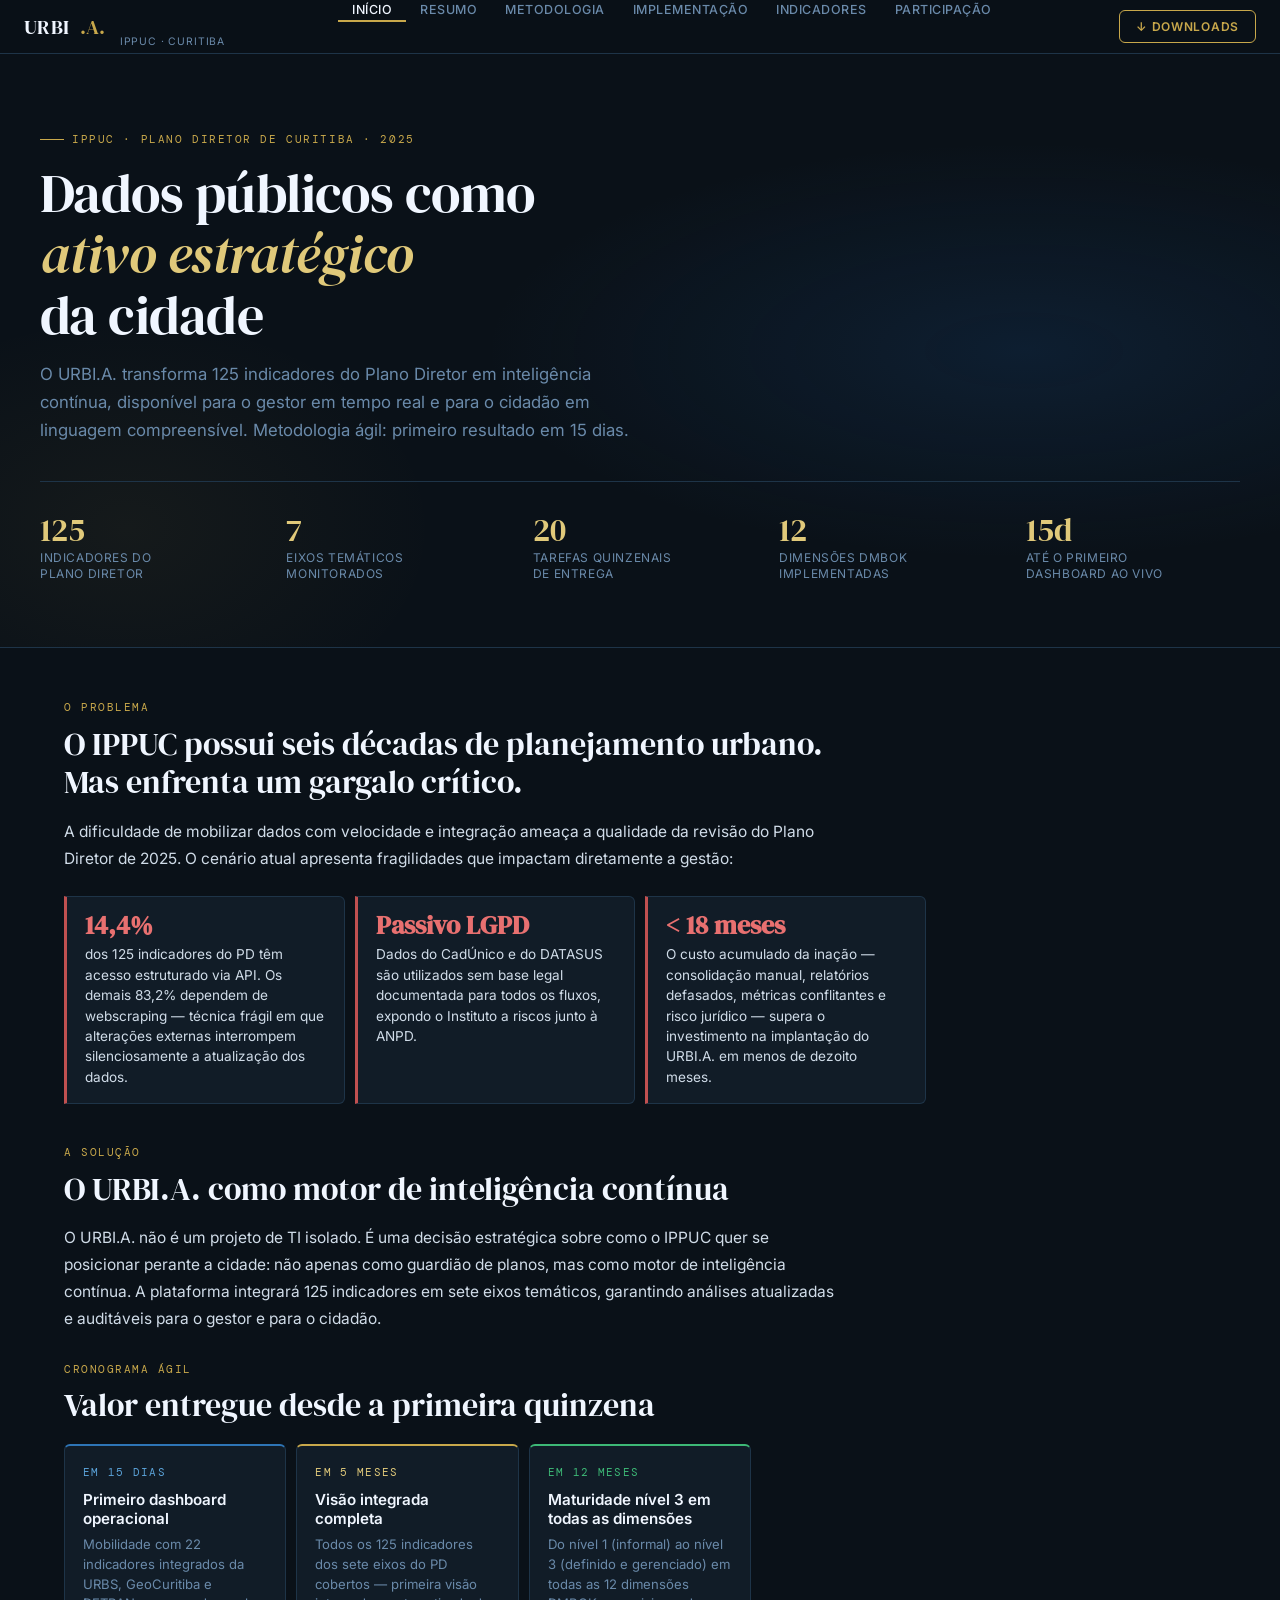
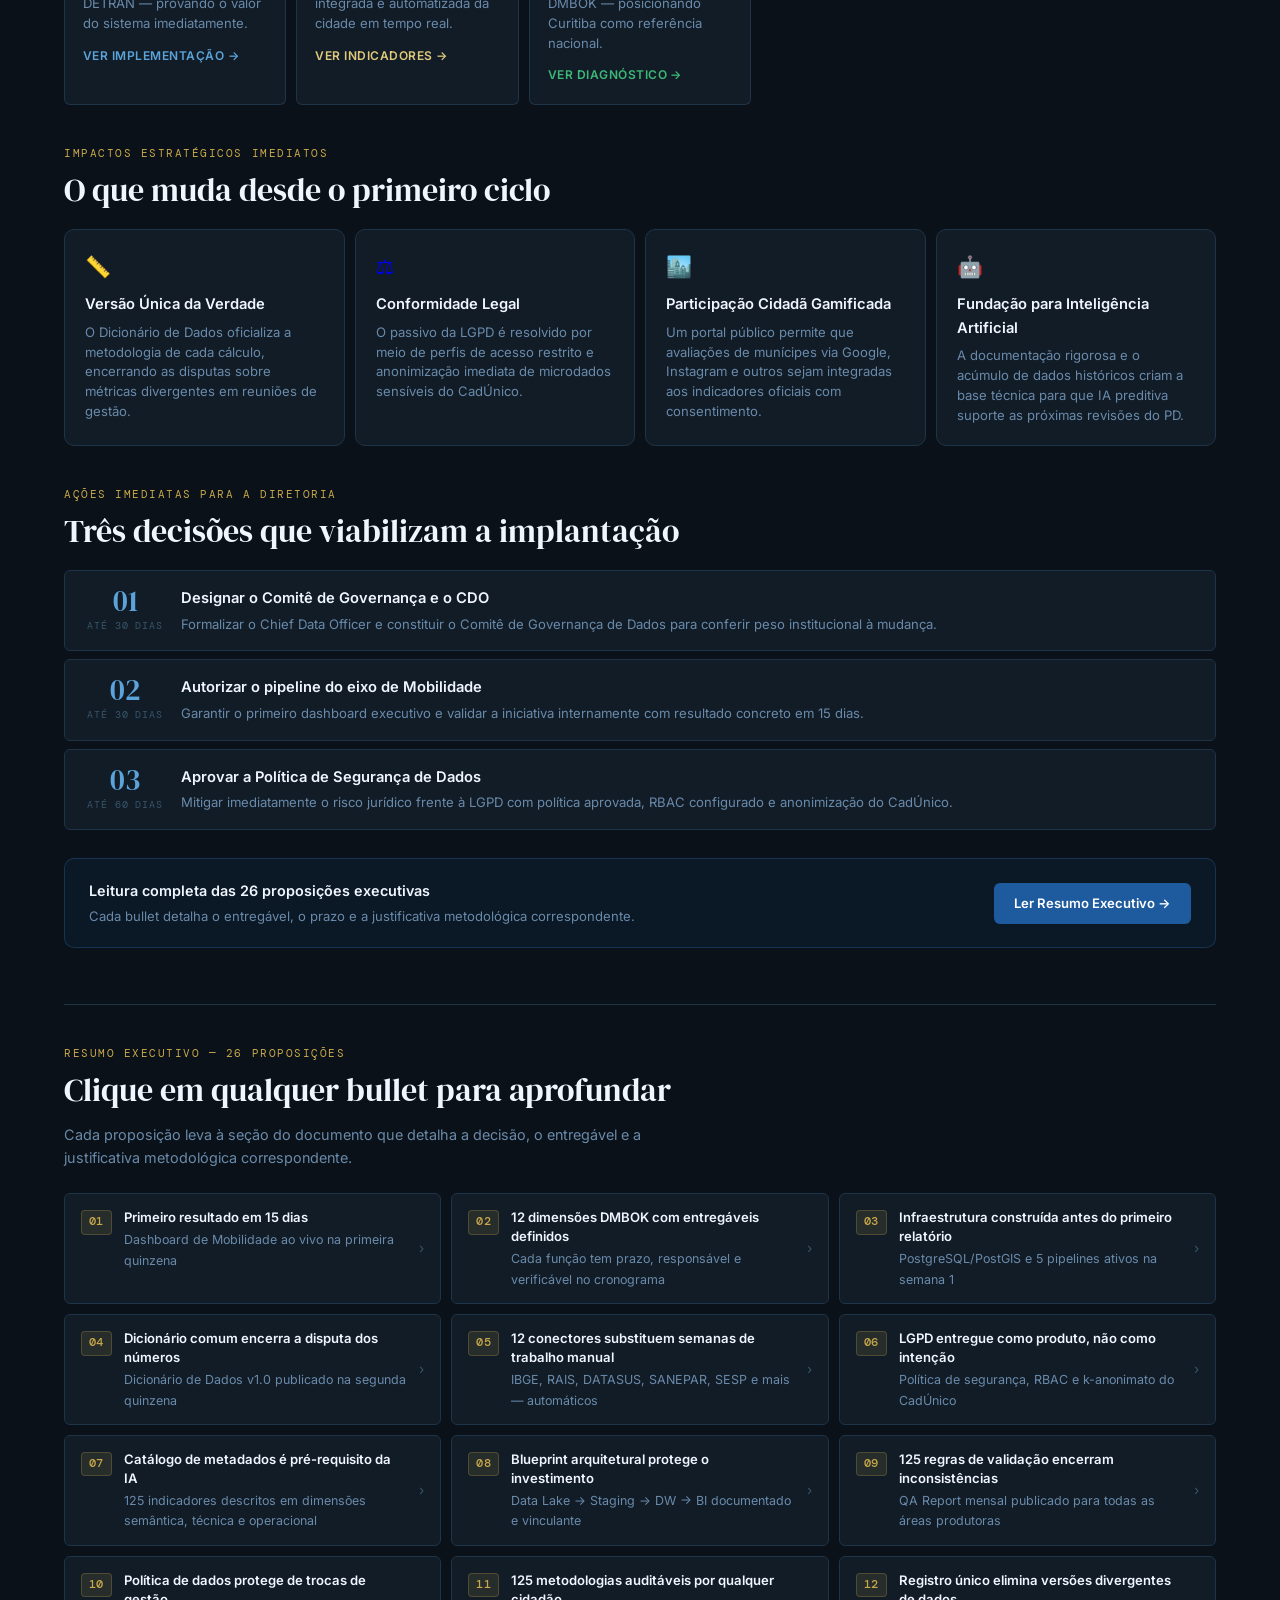
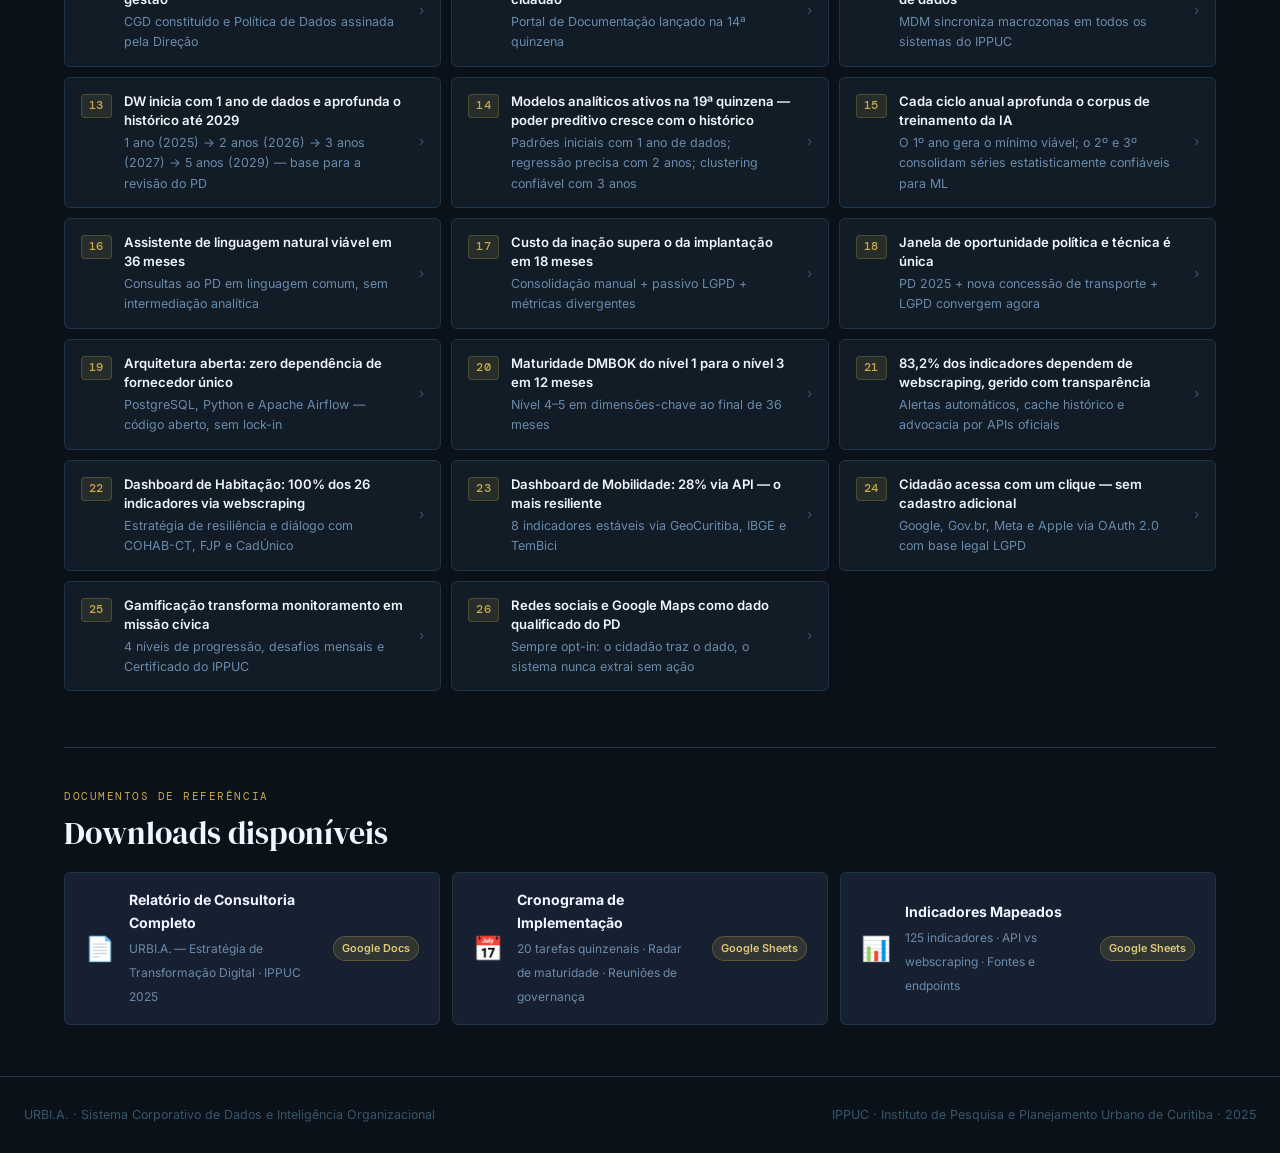
<file: index.html>
<!DOCTYPE html>
<html lang="pt-BR">
<head>
<meta charset="UTF-8">
<meta name="viewport" content="width=device-width, initial-scale=1">
<title>URBI.A. — IPPUC · Plano Diretor de Curitiba</title>
<link rel="stylesheet" href="style.css">
<style>
/* ── INDEX-SPECIFIC ── */
.hero-stats {
  display: flex; gap: 32px; flex-wrap: wrap;
  margin-top: 36px;
  padding-top: 32px;
  border-top: 1px solid var(--line);
}
.hs { flex: 1; min-width: 120px; }
.hs-num {
  font-family: var(--f-display);
  font-size: 2rem;
  color: var(--gold-l);
  line-height: 1;
  margin-bottom: 4px;
}
.hs-lbl { font-size: .75rem; color: var(--text-muted); line-height: 1.4; text-transform: uppercase; letter-spacing: .05em; }

/* ── BULLET NAV ── */
.bullet-grid {
  display: grid;
  grid-template-columns: repeat(auto-fill, minmax(340px, 1fr));
  gap: 10px;
  margin-top: 24px;
}
.bullet-item {
  display: flex;
  align-items: flex-start;
  gap: 12px;
  padding: 14px 16px;
  background: var(--ink2);
  border: 1px solid var(--line);
  border-radius: var(--r);
  text-decoration: none;
  color: var(--text);
  transition: border-color .18s, background .18s, transform .18s;
  cursor: pointer;
}
.bullet-item:hover {
  border-color: var(--blue-l);
  background: rgba(30,90,158,.12);
  transform: translateX(3px);
  color: var(--white);
}
.bullet-num {
  font-family: var(--f-mono);
  font-size: .72rem;
  font-weight: 500;
  color: var(--gold);
  background: rgba(200,168,75,.12);
  border: 1px solid rgba(200,168,75,.25);
  border-radius: 4px;
  padding: 2px 7px;
  flex-shrink: 0;
  margin-top: 2px;
  letter-spacing: .04em;
}
.bullet-text {
  font-size: .88rem;
  line-height: 1.45;
}
.bullet-text strong {
  display: block;
  font-size: .82rem;
  font-weight: 600;
  color: var(--white);
  margin-bottom: 2px;
}
.bullet-text span {
  font-size: .78rem;
  color: var(--text-muted);
}
.bullet-arrow {
  margin-left: auto;
  color: var(--text-dim);
  font-size: .85rem;
  flex-shrink: 0;
  align-self: center;
  transition: color .18s, transform .18s;
}
.bullet-item:hover .bullet-arrow { color: var(--blue-xl); transform: translateX(3px); }

/* ── SECTION CARDS ── */
.section-cards {
  display: grid;
  grid-template-columns: repeat(auto-fill, minmax(260px, 1fr));
  gap: var(--gap);
  margin-top: 24px;
}
.sec-card {
  background: var(--ink2);
  border: 1px solid var(--line);
  border-radius: var(--r2);
  padding: 24px;
  text-decoration: none;
  display: flex; flex-direction: column;
  transition: border-color .2s, transform .2s;
}
.sec-card:hover { border-color: var(--blue-l); transform: translateY(-3px); }
.sec-card-num {
  font-family: var(--f-mono);
  font-size: .68rem;
  letter-spacing: .12em;
  color: var(--text-dim);
  text-transform: uppercase;
  margin-bottom: 12px;
}
.sec-card-icon {
  font-size: 1.6rem;
  margin-bottom: 12px;
  line-height: 1;
}
.sec-card-title {
  font-family: var(--f-display);
  font-size: 1.1rem;
  color: var(--white);
  margin-bottom: 8px;
  line-height: 1.25;
}
.sec-card-desc {
  font-size: .82rem;
  color: var(--text-muted);
  line-height: 1.55;
  flex: 1;
}
.sec-card-cta {
  display: flex; align-items: center; gap: 5px;
  margin-top: 16px;
  font-size: .75rem;
  font-weight: 600;
  letter-spacing: .05em;
  text-transform: uppercase;
  color: var(--blue-xl);
}
.sec-card:hover .sec-card-cta { color: var(--gold-l); }

/* color accents per section */
.sec-card.c-gold { border-top: 2px solid var(--gold); }
.sec-card.c-blue { border-top: 2px solid var(--blue-l); }
.sec-card.c-green { border-top: 2px solid var(--green-l); }
.sec-card.c-amber { border-top: 2px solid var(--amber); }
.sec-card.c-red { border-top: 2px solid #c05050; }

/* download strip */
.dl-strip {
  display: grid;
  grid-template-columns: repeat(auto-fill, minmax(280px, 1fr));
  gap: 12px;
  margin-top: 20px;
}
.dl-item {
  display: flex; align-items: center; gap: 14px;
  padding: 16px 20px;
  background: var(--ink3);
  border: 1px solid var(--line);
  border-radius: var(--r);
  text-decoration: none;
  transition: border-color .2s;
}
.dl-item:hover { border-color: var(--gold); }
.dl-icon { font-size: 1.5rem; flex-shrink: 0; }
.dl-info strong { display: block; font-size: .88rem; color: var(--white); margin-bottom: 2px; }
.dl-info span { font-size: .75rem; color: var(--text-muted); }
.dl-badge {
  margin-left: auto;
  font-size: .68rem;
  font-weight: 600;
  padding: 3px 8px;
  background: rgba(200,168,75,.15);
  color: var(--gold-l);
  border-radius: 20px;
  border: 1px solid rgba(200,168,75,.3);
  white-space: nowrap;
}
</style>
</head>
<body>

<!-- NAV -->
<nav class="nav">
  <a href="index.html" class="nav-logo">URBI<span>.A.</span><small>IPPUC · Curitiba</small></a>
  <ul class="nav-links">
    <li><a href="index.html" class="active">Início</a></li>
    <li><a href="resumo-executivo.html">Resumo</a></li>
    <li><a href="metodologia.html">Metodologia</a></li>
    <li><a href="implementacao.html">Implementação</a></li>
    <li><a href="indicadores.html">Indicadores</a></li>
    <li><a href="participacao.html">Participação</a></li>
  </ul>
  <a href="downloads.html" class="nav-dl">↓ Downloads</a>
</nav>

<!-- HERO -->
<div class="hero">
  <div class="hero-inner">
    <div class="hero-tag">IPPUC · Plano Diretor de Curitiba · 2025</div>
    <h1>Dados públicos como<br><em>ativo estratégico</em><br>da cidade</h1>
    <p class="hero-sub">
      O URBI.A. transforma 125 indicadores do Plano Diretor em inteligência contínua,
      disponível para o gestor em tempo real e para o cidadão em linguagem compreensível.
      Metodologia ágil: primeiro resultado em 15 dias.
    </p>
    <div class="hero-stats">
      <div class="hs"><div class="hs-num">125</div><div class="hs-lbl">Indicadores do<br>Plano Diretor</div></div>
      <div class="hs"><div class="hs-num">7</div><div class="hs-lbl">Eixos temáticos<br>monitorados</div></div>
      <div class="hs"><div class="hs-num">20</div><div class="hs-lbl">Tarefas quinzenais<br>de entrega</div></div>
      <div class="hs"><div class="hs-num">12</div><div class="hs-lbl">Dimensões DMBOK<br>implementadas</div></div>
      <div class="hs"><div class="hs-num">15d</div><div class="hs-lbl">Até o primeiro<br>dashboard ao vivo</div></div>
    </div>
  </div>
</div>

<!-- MAIN -->
<main class="page">

  <!-- EDITORIAL — substituiu "Navegação por capítulo" -->
  <section style="margin-bottom:56px">

    <!-- DIAGNÓSTICO -->
    <div class="sec-label">O problema</div>
    <h2 class="sec-title" style="margin-bottom:16px">O IPPUC possui seis décadas de planejamento urbano.<br>Mas enfrenta um gargalo crítico.</h2>
    <p style="color:var(--text);font-size:.97rem;line-height:1.75;max-width:780px;margin-bottom:24px">
      A dificuldade de mobilizar dados com velocidade e integração ameaça a qualidade da revisão do Plano Diretor de 2025. O cenário atual apresenta fragilidades que impactam diretamente a gestão:
    </p>

    <div style="display:grid;grid-template-columns:repeat(auto-fill,minmax(280px,1fr));gap:10px;margin-bottom:40px">
      <div style="background:var(--ink2);border:1px solid var(--line);border-left:3px solid #c05050;border-radius:0 var(--r) var(--r) 0;padding:16px 18px">
        <div style="font-size:1.6rem;font-weight:800;color:#e87070;font-family:var(--f-display);line-height:1;margin-bottom:6px">14,4%</div>
        <div style="font-size:.85rem;color:var(--text);line-height:1.5">dos 125 indicadores do PD têm acesso estruturado via API. Os demais 83,2% dependem de webscraping — técnica frágil em que alterações externas interrompem silenciosamente a atualização dos dados.</div>
      </div>
      <div style="background:var(--ink2);border:1px solid var(--line);border-left:3px solid #c05050;border-radius:0 var(--r) var(--r) 0;padding:16px 18px">
        <div style="font-size:1.6rem;font-weight:800;color:#e87070;font-family:var(--f-display);line-height:1;margin-bottom:6px">Passivo LGPD</div>
        <div style="font-size:.85rem;color:var(--text);line-height:1.5">Dados do CadÚnico e do DATASUS são utilizados sem base legal documentada para todos os fluxos, expondo o Instituto a riscos junto à ANPD.</div>
      </div>
      <div style="background:var(--ink2);border:1px solid var(--line);border-left:3px solid #c05050;border-radius:0 var(--r) var(--r) 0;padding:16px 18px">
        <div style="font-size:1.6rem;font-weight:800;color:#e87070;font-family:var(--f-display);line-height:1;margin-bottom:6px">&lt; 18 meses</div>
        <div style="font-size:.85rem;color:var(--text);line-height:1.5">O custo acumulado da inação — consolidação manual, relatórios defasados, métricas conflitantes e risco jurídico — supera o investimento na implantação do URBI.A. em menos de dezoito meses.</div>
      </div>
    </div>

    <!-- SOLUÇÃO -->
    <div class="sec-label">A solução</div>
    <h2 class="sec-title" style="margin-bottom:16px">O URBI.A. como motor de inteligência contínua</h2>
    <p style="color:var(--text);font-size:.97rem;line-height:1.75;max-width:780px;margin-bottom:28px">
      O URBI.A. não é um projeto de TI isolado. É uma decisão estratégica sobre como o IPPUC quer se posicionar perante a cidade: não apenas como guardião de planos, mas como motor de inteligência contínua. A plataforma integrará 125 indicadores em sete eixos temáticos, garantindo análises atualizadas e auditáveis para o gestor e para o cidadão.
    </p>

    <!-- CRONOGRAMA ÁGIL -->
    <div class="sec-label">Cronograma ágil</div>
    <h2 class="sec-title" style="margin-bottom:20px">Valor entregue desde a primeira quinzena</h2>
    <div style="display:grid;grid-template-columns:repeat(auto-fill,minmax(220px,1fr));gap:10px;margin-bottom:40px">
      <div style="background:var(--ink2);border:1px solid var(--line);border-top:2px solid var(--blue-l);border-radius:var(--r);padding:18px">
        <div style="font-family:var(--f-mono);font-size:.68rem;letter-spacing:.12em;text-transform:uppercase;color:var(--blue-xl);margin-bottom:8px">Em 15 dias</div>
        <div style="font-size:.95rem;font-weight:600;color:var(--white);margin-bottom:6px;line-height:1.3">Primeiro dashboard operacional</div>
        <div style="font-size:.82rem;color:var(--text-muted);line-height:1.5">Mobilidade com 22 indicadores integrados da URBS, GeoCuritiba e DETRAN — provando o valor do sistema imediatamente.</div>
        <a href="implementacao.html" style="display:inline-flex;align-items:center;gap:4px;margin-top:12px;font-size:.75rem;font-weight:600;color:var(--blue-xl);text-decoration:none;text-transform:uppercase;letter-spacing:.04em">Ver implementação →</a>
      </div>
      <div style="background:var(--ink2);border:1px solid var(--line);border-top:2px solid var(--gold);border-radius:var(--r);padding:18px">
        <div style="font-family:var(--f-mono);font-size:.68rem;letter-spacing:.12em;text-transform:uppercase;color:var(--gold-l);margin-bottom:8px">Em 5 meses</div>
        <div style="font-size:.95rem;font-weight:600;color:var(--white);margin-bottom:6px;line-height:1.3">Visão integrada completa</div>
        <div style="font-size:.82rem;color:var(--text-muted);line-height:1.5">Todos os 125 indicadores dos sete eixos do PD cobertos — primeira visão integrada e automatizada da cidade em tempo real.</div>
        <a href="indicadores.html" style="display:inline-flex;align-items:center;gap:4px;margin-top:12px;font-size:.75rem;font-weight:600;color:var(--gold-l);text-decoration:none;text-transform:uppercase;letter-spacing:.04em">Ver indicadores →</a>
      </div>
      <div style="background:var(--ink2);border:1px solid var(--line);border-top:2px solid var(--green-l);border-radius:var(--r);padding:18px">
        <div style="font-family:var(--f-mono);font-size:.68rem;letter-spacing:.12em;text-transform:uppercase;color:var(--green-l);margin-bottom:8px">Em 12 meses</div>
        <div style="font-size:.95rem;font-weight:600;color:var(--white);margin-bottom:6px;line-height:1.3">Maturidade nível 3 em todas as dimensões</div>
        <div style="font-size:.82rem;color:var(--text-muted);line-height:1.5">Do nível 1 (informal) ao nível 3 (definido e gerenciado) em todas as 12 dimensões DMBOK — posicionando Curitiba como referência nacional.</div>
        <a href="diagnostico.html" style="display:inline-flex;align-items:center;gap:4px;margin-top:12px;font-size:.75rem;font-weight:600;color:var(--green-l);text-decoration:none;text-transform:uppercase;letter-spacing:.04em">Ver diagnóstico →</a>
      </div>
    </div>

    <!-- IMPACTOS -->
    <div class="sec-label">Impactos estratégicos imediatos</div>
    <h2 class="sec-title" style="margin-bottom:20px">O que muda desde o primeiro ciclo</h2>
    <div style="display:grid;grid-template-columns:repeat(auto-fill,minmax(260px,1fr));gap:10px;margin-bottom:40px">
      <a href="resumo-executivo.html#b04" style="background:var(--ink2);border:1px solid var(--line);border-radius:var(--r2);padding:20px;text-decoration:none;display:block;transition:border-color .2s,transform .2s" onmouseover="this.style.borderColor='var(--blue-l)';this.style.transform='translateY(-2px)'" onmouseout="this.style.borderColor='var(--line)';this.style.transform='none'">
        <div style="font-size:1.3rem;margin-bottom:10px">📏</div>
        <div style="font-size:.92rem;font-weight:600;color:var(--white);margin-bottom:6px">Versão Única da Verdade</div>
        <div style="font-size:.82rem;color:var(--text-muted);line-height:1.5">O Dicionário de Dados oficializa a metodologia de cada cálculo, encerrando as disputas sobre métricas divergentes em reuniões de gestão.</div>
      </a>
      <a href="resumo-executivo.html#b06" style="background:var(--ink2);border:1px solid var(--line);border-radius:var(--r2);padding:20px;text-decoration:none;display:block;transition:border-color .2s,transform .2s" onmouseover="this.style.borderColor='var(--blue-l)';this.style.transform='translateY(-2px)'" onmouseout="this.style.borderColor='var(--line)';this.style.transform='none'">
        <div style="font-size:1.3rem;margin-bottom:10px">⚖️</div>
        <div style="font-size:.92rem;font-weight:600;color:var(--white);margin-bottom:6px">Conformidade Legal</div>
        <div style="font-size:.82rem;color:var(--text-muted);line-height:1.5">O passivo da LGPD é resolvido por meio de perfis de acesso restrito e anonimização imediata de microdados sensíveis do CadÚnico.</div>
      </a>
      <a href="participacao.html" style="background:var(--ink2);border:1px solid var(--line);border-radius:var(--r2);padding:20px;text-decoration:none;display:block;transition:border-color .2s,transform .2s" onmouseover="this.style.borderColor='var(--blue-l)';this.style.transform='translateY(-2px)'" onmouseout="this.style.borderColor='var(--line)';this.style.transform='none'">
        <div style="font-size:1.3rem;margin-bottom:10px">🏙️</div>
        <div style="font-size:.92rem;font-weight:600;color:var(--white);margin-bottom:6px">Participação Cidadã Gamificada</div>
        <div style="font-size:.82rem;color:var(--text-muted);line-height:1.5">Um portal público permite que avaliações de munícipes via Google, Instagram e outros sejam integradas aos indicadores oficiais com consentimento.</div>
      </a>
      <a href="resumo-executivo.html#b15" style="background:var(--ink2);border:1px solid var(--line);border-radius:var(--r2);padding:20px;text-decoration:none;display:block;transition:border-color .2s,transform .2s" onmouseover="this.style.borderColor='var(--blue-l)';this.style.transform='translateY(-2px)'" onmouseout="this.style.borderColor='var(--line)';this.style.transform='none'">
        <div style="font-size:1.3rem;margin-bottom:10px">🤖</div>
        <div style="font-size:.92rem;font-weight:600;color:var(--white);margin-bottom:6px">Fundação para Inteligência Artificial</div>
        <div style="font-size:.82rem;color:var(--text-muted);line-height:1.5">A documentação rigorosa e o acúmulo de dados históricos criam a base técnica para que IA preditiva suporte as próximas revisões do PD.</div>
      </a>
    </div>

    <!-- RECOMENDAÇÕES -->
    <div class="sec-label">Ações imediatas para a diretoria</div>
    <h2 class="sec-title" style="margin-bottom:20px">Três decisões que viabilizam a implantação</h2>
    <div style="display:flex;flex-direction:column;gap:8px;margin-bottom:8px">
      <div style="display:grid;grid-template-columns:80px 1fr;gap:16px;align-items:start;background:var(--ink2);border:1px solid var(--line);border-radius:var(--r);padding:16px 20px">
        <div style="text-align:center">
          <div style="font-family:var(--f-display);font-size:1.8rem;color:var(--blue-xl);line-height:1">01</div>
          <div style="font-family:var(--f-mono);font-size:.65rem;color:var(--text-dim);text-transform:uppercase;letter-spacing:.08em;margin-top:2px">Até 30 dias</div>
        </div>
        <div>
          <div style="font-size:.92rem;font-weight:600;color:var(--white);margin-bottom:4px">Designar o Comitê de Governança e o CDO</div>
          <div style="font-size:.82rem;color:var(--text-muted);line-height:1.5">Formalizar o Chief Data Officer e constituir o Comitê de Governança de Dados para conferir peso institucional à mudança.</div>
        </div>
      </div>
      <div style="display:grid;grid-template-columns:80px 1fr;gap:16px;align-items:start;background:var(--ink2);border:1px solid var(--line);border-radius:var(--r);padding:16px 20px">
        <div style="text-align:center">
          <div style="font-family:var(--f-display);font-size:1.8rem;color:var(--blue-xl);line-height:1">02</div>
          <div style="font-family:var(--f-mono);font-size:.65rem;color:var(--text-dim);text-transform:uppercase;letter-spacing:.08em;margin-top:2px">Até 30 dias</div>
        </div>
        <div>
          <div style="font-size:.92rem;font-weight:600;color:var(--white);margin-bottom:4px">Autorizar o pipeline do eixo de Mobilidade</div>
          <div style="font-size:.82rem;color:var(--text-muted);line-height:1.5">Garantir o primeiro dashboard executivo e validar a iniciativa internamente com resultado concreto em 15 dias.</div>
        </div>
      </div>
      <div style="display:grid;grid-template-columns:80px 1fr;gap:16px;align-items:start;background:var(--ink2);border:1px solid var(--line);border-radius:var(--r);padding:16px 20px">
        <div style="text-align:center">
          <div style="font-family:var(--f-display);font-size:1.8rem;color:var(--blue-xl);line-height:1">03</div>
          <div style="font-family:var(--f-mono);font-size:.65rem;color:var(--text-dim);text-transform:uppercase;letter-spacing:.08em;margin-top:2px">Até 60 dias</div>
        </div>
        <div>
          <div style="font-size:.92rem;font-weight:600;color:var(--white);margin-bottom:4px">Aprovar a Política de Segurança de Dados</div>
          <div style="font-size:.82rem;color:var(--text-muted);line-height:1.5">Mitigar imediatamente o risco jurídico frente à LGPD com política aprovada, RBAC configurado e anonimização do CadÚnico.</div>
        </div>
      </div>
    </div>

    <!-- LINK PARA APROFUNDAR -->
    <div style="margin-top:28px;padding:20px 24px;background:rgba(30,90,158,.1);border:1px solid rgba(46,117,182,.3);border-radius:var(--r2);display:flex;align-items:center;justify-content:space-between;flex-wrap:wrap;gap:16px">
      <div>
        <div style="font-size:.9rem;font-weight:600;color:var(--white);margin-bottom:4px">Leitura completa das 26 proposições executivas</div>
        <div style="font-size:.82rem;color:var(--text-muted)">Cada bullet detalha o entregável, o prazo e a justificativa metodológica correspondente.</div>
      </div>
      <a href="resumo-executivo.html" style="display:inline-flex;align-items:center;gap:6px;padding:10px 20px;background:var(--blue);color:#fff;border-radius:var(--r);font-size:.82rem;font-weight:600;text-decoration:none;white-space:nowrap;transition:background .2s" onmouseover="this.style.background='var(--blue-l)'" onmouseout="this.style.background='var(--blue)'">Ler Resumo Executivo →</a>
    </div>

  </section>

  <div class="div reveal"></div>

  <!-- BULLETS RESUMO EXECUTIVO (clicáveis) -->
  <section style="margin-bottom:56px" class="reveal">
    <div class="sec-label">Resumo executivo — 26 proposições</div>
    <h2 class="sec-title">Clique em qualquer bullet para aprofundar</h2>
    <p style="color:var(--text-muted);font-size:.9rem;margin-bottom:24px;max-width:600px;">
      Cada proposição leva à seção do documento que detalha a decisão, o entregável e a justificativa metodológica correspondente.
    </p>
    <div class="bullet-grid" id="bullet-grid"></div>
  </section>

  <div class="div reveal"></div>

  <!-- DOWNLOADS -->
  <section class="reveal">
    <div class="sec-label">Documentos de referência</div>
    <h2 class="sec-title">Downloads disponíveis</h2>
    <div class="dl-strip">
      <a class="dl-item" href="https://docs.google.com/document/d/1CJyXo20QBQcJ84Fl--PsNktvDWQxuknN/edit?usp=drive_link&ouid=114984567444450849955&rtpof=true&sd=true" target="_blank" rel="noopener">
        <div class="dl-icon">📄</div>
        <div class="dl-info">
          <strong>Relatório de Consultoria Completo</strong>
          <span>URBI.A. — Estratégia de Transformação Digital · IPPUC 2025</span>
        </div>
        <div class="dl-badge">Google Docs</div>
      </a>
      <a class="dl-item" href="https://docs.google.com/spreadsheets/d/1LhlfRMHerPC3rkDatncZvU7jVKheXJm7/edit?usp=drive_link&ouid=114984567444450849955&rtpof=true&sd=true" target="_blank" rel="noopener">
        <div class="dl-icon">📅</div>
        <div class="dl-info">
          <strong>Cronograma de Implementação</strong>
          <span>20 tarefas quinzenais · Radar de maturidade · Reuniões de governança</span>
        </div>
        <div class="dl-badge">Google Sheets</div>
      </a>
      <a class="dl-item" href="https://docs.google.com/spreadsheets/d/1jeBXSB5akT-LqVCNl9RL_Op2HFY9iinZ/edit?usp=drive_link&ouid=114984567444450849955&rtpof=true&sd=true" target="_blank" rel="noopener">
        <div class="dl-icon">📊</div>
        <div class="dl-info">
          <strong>Indicadores Mapeados</strong>
          <span>125 indicadores · API vs webscraping · Fontes e endpoints</span>
        </div>
        <div class="dl-badge">Google Sheets</div>
      </a>
    </div>
  </section>

</main>

<!-- FOOTER -->
<footer class="footer">
  <span>URBI.A. · Sistema Corporativo de Dados e Inteligência Organizacional</span>
  <span>IPPUC · Instituto de Pesquisa e Planejamento Urbano de Curitiba · 2025</span>
</footer>

<script src="shared.js"></script>
<script>
const BULLETS = [
  {n:'01', title:'Primeiro resultado em 15 dias', desc:'Dashboard de Mobilidade ao vivo na primeira quinzena', href:'resumo-executivo.html#b01'},
  {n:'02', title:'12 dimensões DMBOK com entregáveis definidos', desc:'Cada função tem prazo, responsável e verificável no cronograma', href:'resumo-executivo.html#b02'},
  {n:'03', title:'Infraestrutura construída antes do primeiro relatório', desc:'PostgreSQL/PostGIS e 5 pipelines ativos na semana 1', href:'resumo-executivo.html#b03'},
  {n:'04', title:'Dicionário comum encerra a disputa dos números', desc:'Dicionário de Dados v1.0 publicado na segunda quinzena', href:'resumo-executivo.html#b04'},
  {n:'05', title:'12 conectores substituem semanas de trabalho manual', desc:'IBGE, RAIS, DATASUS, SANEPAR, SESP e mais — automáticos', href:'resumo-executivo.html#b05'},
  {n:'06', title:'LGPD entregue como produto, não como intenção', desc:'Política de segurança, RBAC e k-anonimato do CadÚnico', href:'resumo-executivo.html#b06'},
  {n:'07', title:'Catálogo de metadados é pré-requisito da IA', desc:'125 indicadores descritos em dimensões semântica, técnica e operacional', href:'resumo-executivo.html#b07'},
  {n:'08', title:'Blueprint arquitetural protege o investimento', desc:'Data Lake → Staging → DW → BI documentado e vinculante', href:'resumo-executivo.html#b08'},
  {n:'09', title:'125 regras de validação encerram inconsistências', desc:'QA Report mensal publicado para todas as áreas produtoras', href:'resumo-executivo.html#b09'},
  {n:'10', title:'Política de dados protege de trocas de gestão', desc:'CGD constituído e Política de Dados assinada pela Direção', href:'resumo-executivo.html#b10'},
  {n:'11', title:'125 metodologias auditáveis por qualquer cidadão', desc:'Portal de Documentação lançado na 14ª quinzena', href:'resumo-executivo.html#b11'},
  {n:'12', title:'Registro único elimina versões divergentes de dados', desc:'MDM sincroniza macrozonas em todos os sistemas do IPPUC', href:'resumo-executivo.html#b12'},
  {n:'13', title:'DW inicia com 1 ano de dados e aprofunda o histórico até 2029', desc:'1 ano (2025) → 2 anos (2026) → 3 anos (2027) → 5 anos (2029) — base para a revisão do PD', href:'resumo-executivo.html#b13'},
  {n:'14', title:'Modelos analíticos ativos na 19ª quinzena — poder preditivo cresce com o histórico', desc:'Padrões iniciais com 1 ano de dados; regressão precisa com 2 anos; clustering confiável com 3 anos', href:'implementacao.html'},
  {n:'15', title:'Cada ciclo anual aprofunda o corpus de treinamento da IA', desc:'O 1º ano gera o mínimo viável; o 2º e 3º consolidam séries estatisticamente confiáveis para ML', href:'resumo-executivo.html#b15'},
  {n:'16', title:'Assistente de linguagem natural viável em 36 meses', desc:'Consultas ao PD em linguagem comum, sem intermediação analítica', href:'resumo-executivo.html#b16'},
  {n:'17', title:'Custo da inação supera o da implantação em 18 meses', desc:'Consolidação manual + passivo LGPD + métricas divergentes', href:'resumo-executivo.html#b17'},
  {n:'18', title:'Janela de oportunidade política e técnica é única', desc:'PD 2025 + nova concessão de transporte + LGPD convergem agora', href:'resumo-executivo.html#b18'},
  {n:'19', title:'Arquitetura aberta: zero dependência de fornecedor único', desc:'PostgreSQL, Python e Apache Airflow — código aberto, sem lock-in', href:'metodologia.html'},
  {n:'20', title:'Maturidade DMBOK do nível 1 para o nível 3 em 12 meses', desc:'Nível 4–5 em dimensões-chave ao final de 36 meses', href:'diagnostico.html'},
  {n:'21', title:'83,2% dos indicadores dependem de webscraping, gerido com transparência', desc:'Alertas automáticos, cache histórico e advocacia por APIs oficiais', href:'indicadores.html'},
  {n:'22', title:'Dashboard de Habitação: 100% dos 26 indicadores via webscraping', desc:'Estratégia de resiliência e diálogo com COHAB-CT, FJP e CadÚnico', href:'indicadores.html#habitacao'},
  {n:'23', title:'Dashboard de Mobilidade: 28% via API — o mais resiliente', desc:'8 indicadores estáveis via GeoCuritiba, IBGE e TemBici', href:'indicadores.html#mobilidade'},
  {n:'24', title:'Cidadão acessa com um clique — sem cadastro adicional', desc:'Google, Gov.br, Meta e Apple via OAuth 2.0 com base legal LGPD', href:'participacao.html#login'},
  {n:'25', title:'Gamificação transforma monitoramento em missão cívica', desc:'4 níveis de progressão, desafios mensais e Certificado do IPPUC', href:'participacao.html#gamificacao'},
  {n:'26', title:'Redes sociais e Google Maps como dado qualificado do PD', desc:'Sempre opt-in: o cidadão traz o dado, o sistema nunca extrai sem ação', href:'participacao.html#redes'},
];

const grid = document.getElementById('bullet-grid');
BULLETS.forEach(b => {
  const a = document.createElement('a');
  a.className = 'bullet-item';
  a.href = b.href;
  a.innerHTML = `
    <div class="bullet-num">${b.n}</div>
    <div class="bullet-text">
      <strong>${b.title}</strong>
      <span>${b.desc}</span>
    </div>
    <div class="bullet-arrow">›</div>`;
  grid.appendChild(a);
});
</script>
</body>
</html>
</file>
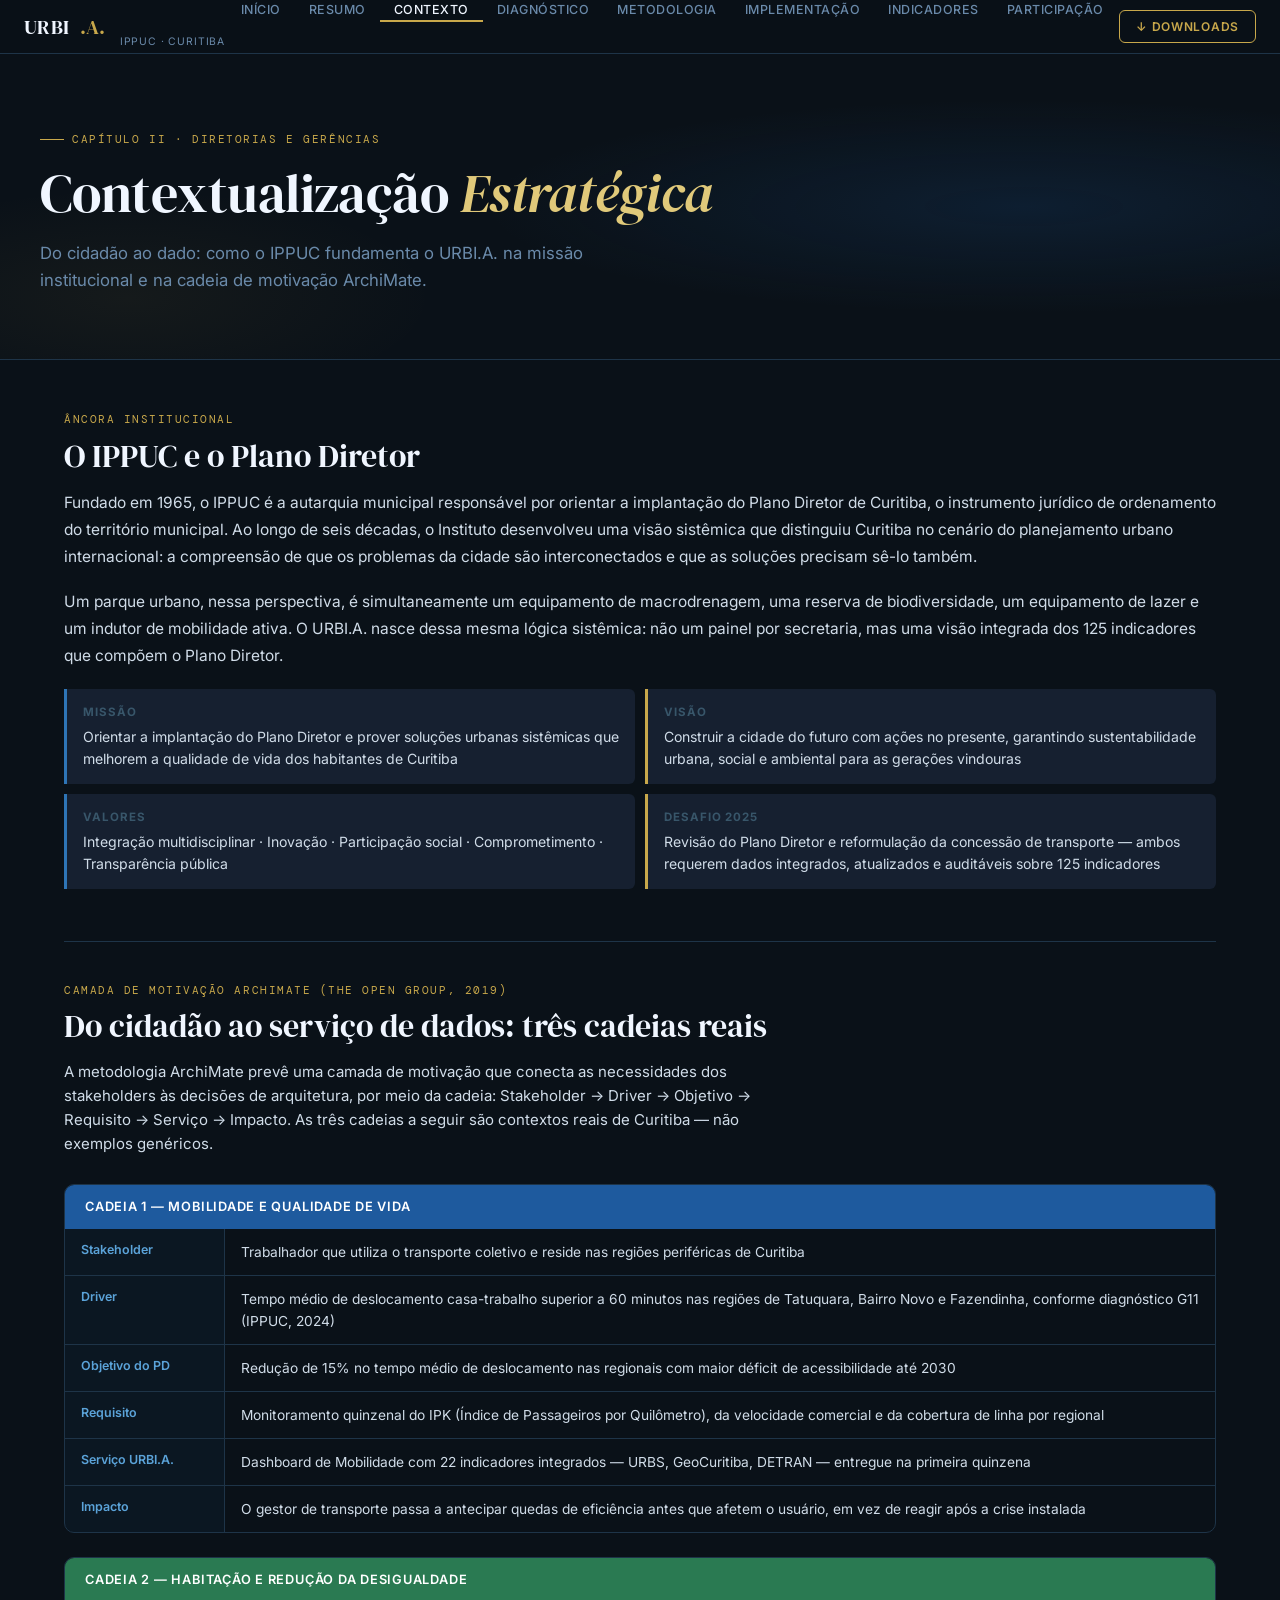
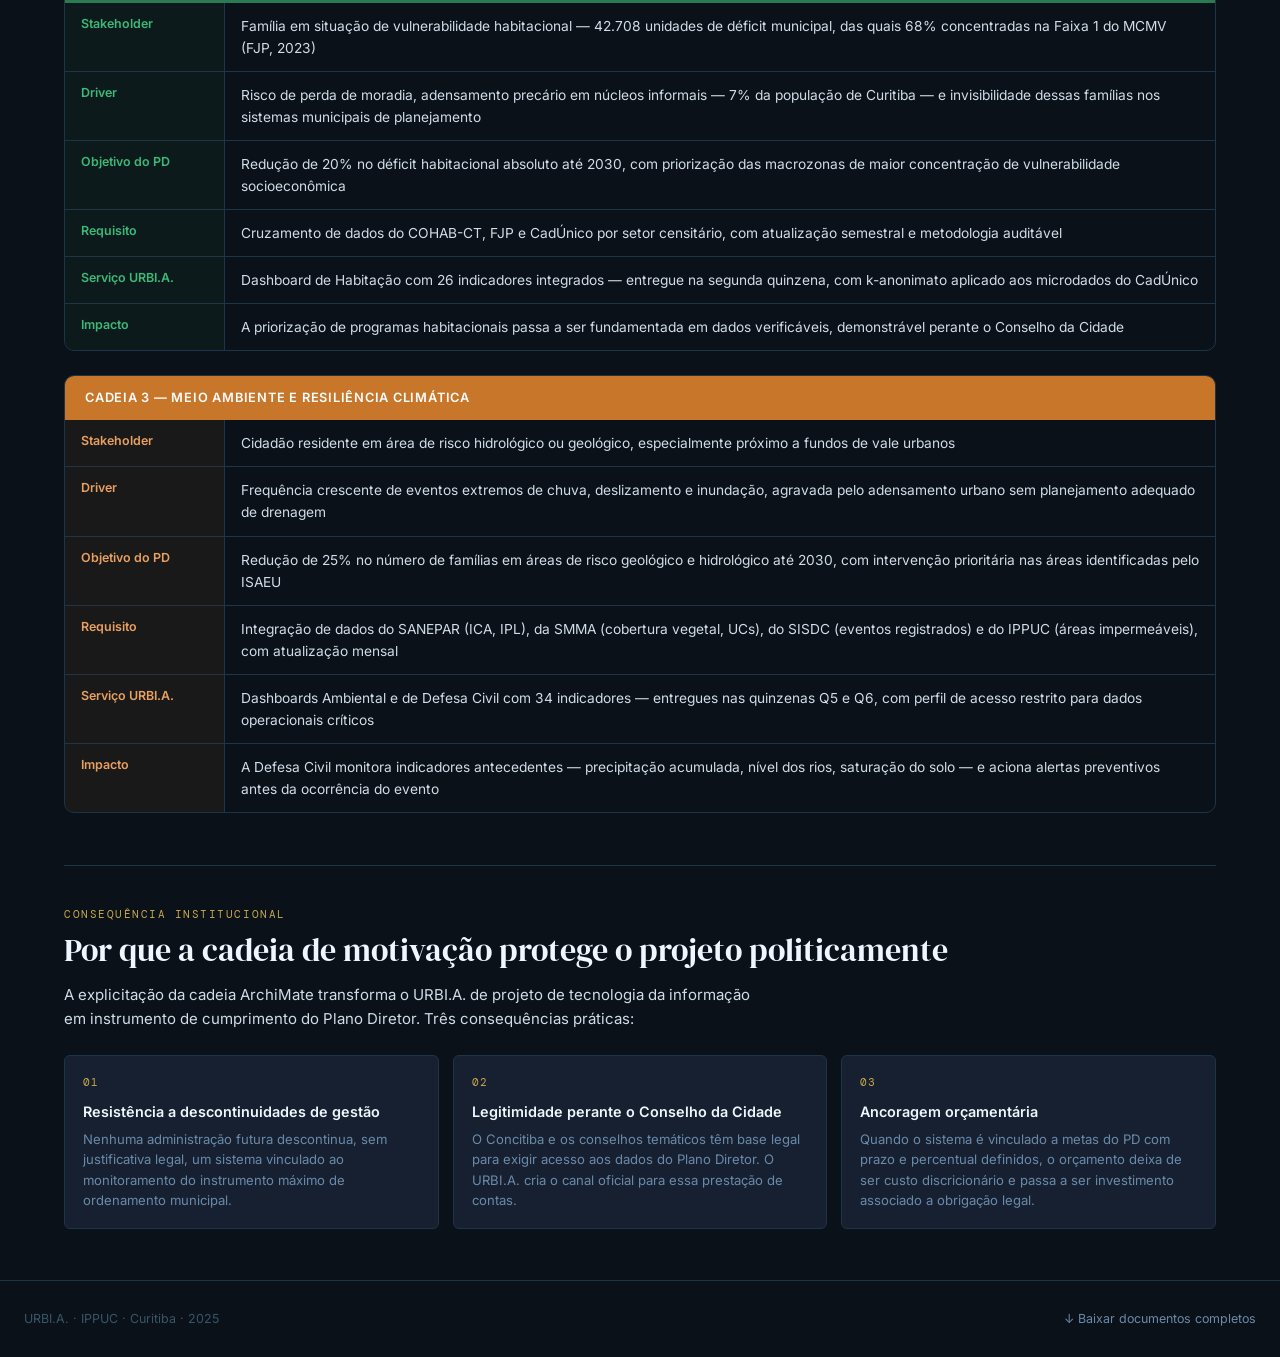
<file: contextualizacao.html>
<!DOCTYPE html>
<html lang="pt-BR">
<head>
<meta charset="UTF-8">
<meta name="viewport" content="width=device-width, initial-scale=1">
<title>Contextualização Estratégica — URBI.A. · IPPUC</title>
<link rel="stylesheet" href="style.css">
<style>
.archimate-chain {
  border: 1px solid var(--line);
  border-radius: var(--r2);
  overflow: hidden;
  margin: 24px 0;
}
.archimate-header {
  background: var(--blue);
  padding: 12px 20px;
  font-size: .8rem;
  font-weight: 600;
  letter-spacing: .06em;
  text-transform: uppercase;
  color: #fff;
}
.archimate-header.green { background: var(--green); }
.archimate-header.amber { background: var(--amber); }
.archimate-row {
  display: grid;
  grid-template-columns: 160px 1fr;
  border-bottom: 1px solid var(--line);
}
.archimate-row:last-child { border-bottom: none; }
.archimate-label {
  padding: 12px 16px;
  font-size: .78rem;
  font-weight: 600;
  color: var(--blue-xl);
  background: rgba(30,90,158,.08);
  border-right: 1px solid var(--line);
  display: flex; align-items: flex-start;
  line-height: 1.4;
}
.archimate-label.green { color: var(--green-l); background: rgba(42,122,82,.08); }
.archimate-label.amber { color: #e8a060; background: rgba(200,118,42,.08); }
.archimate-value {
  padding: 12px 16px;
  font-size: .86rem;
  color: var(--text);
  line-height: 1.6;
}
.protection-grid {
  display: grid;
  grid-template-columns: repeat(3,1fr);
  gap: 14px;
  margin-top: 20px;
}
@media(max-width:700px){ .protection-grid { grid-template-columns:1fr; } }
.prot-card {
  background: var(--ink3);
  border: 1px solid var(--line);
  border-radius: var(--r);
  padding: 18px;
}
.prot-num {
  font-family: var(--f-mono);
  font-size: .68rem;
  color: var(--gold);
  letter-spacing: .1em;
  margin-bottom: 8px;
}
.prot-title { font-size: .9rem; font-weight: 600; color: var(--white); margin-bottom: 6px; }
.prot-body { font-size: .82rem; color: var(--text-muted); line-height: 1.55; }
.mission-grid {
  display: grid;
  grid-template-columns: repeat(2,1fr);
  gap: 10px;
  margin-top: 20px;
}
@media(max-width:600px){ .mission-grid { grid-template-columns:1fr; } }
.mission-item {
  background: var(--ink3);
  border-left: 3px solid var(--blue-l);
  padding: 14px 16px;
  border-radius: 0 var(--r) var(--r) 0;
}
.mission-item.gold { border-left-color: var(--gold); }
.mission-key { font-size: .72rem; font-weight: 700; text-transform: uppercase; letter-spacing: .08em; color: var(--text-dim); margin-bottom: 5px; }
.mission-val { font-size: .88rem; color: var(--text); line-height: 1.55; }
</style>
</head>
<body>

<nav class="nav">
  <a href="index.html" class="nav-logo">URBI<span>.A.</span><small>IPPUC · Curitiba</small></a>
  <ul class="nav-links">
    <li><a href="index.html">Início</a></li>
    <li><a href="resumo-executivo.html">Resumo</a></li>
    <li><a href="contextualizacao.html" class="active">Contexto</a></li>
    <li><a href="diagnostico.html">Diagnóstico</a></li>
    <li><a href="metodologia.html">Metodologia</a></li>
    <li><a href="implementacao.html">Implementação</a></li>
    <li><a href="indicadores.html">Indicadores</a></li>
    <li><a href="participacao.html">Participação</a></li>
  </ul>
  <a href="downloads.html" class="nav-dl">↓ Downloads</a>
</nav>

<div class="hero">
  <div class="hero-inner">
    <div class="hero-tag">Capítulo II · Diretorias e Gerências</div>
    <h1>Contextualização <em>Estratégica</em></h1>
    <p class="hero-sub">Do cidadão ao dado: como o IPPUC fundamenta o URBI.A. na missão institucional e na cadeia de motivação ArchiMate.</p>
  </div>
</div>

<main class="page">

  <!-- MISSÃO -->
  <section style="margin-bottom:52px">
    <div class="sec-label">Âncora institucional</div>
    <h2 class="sec-title">O IPPUC e o Plano Diretor</h2>
    <div class="prose">
      <p>Fundado em 1965, o IPPUC é a autarquia municipal responsável por orientar a implantação do Plano Diretor de Curitiba, o instrumento jurídico de ordenamento do território municipal. Ao longo de seis décadas, o Instituto desenvolveu uma visão sistêmica que distinguiu Curitiba no cenário do planejamento urbano internacional: a compreensão de que os problemas da cidade são interconectados e que as soluções precisam sê-lo também.</p>
      <p>Um parque urbano, nessa perspectiva, é simultaneamente um equipamento de macrodrenagem, uma reserva de biodiversidade, um equipamento de lazer e um indutor de mobilidade ativa. O URBI.A. nasce dessa mesma lógica sistêmica: não um painel por secretaria, mas uma visão integrada dos 125 indicadores que compõem o Plano Diretor.</p>
    </div>
    <div class="mission-grid reveal">
      <div class="mission-item">
        <div class="mission-key">Missão</div>
        <div class="mission-val">Orientar a implantação do Plano Diretor e prover soluções urbanas sistêmicas que melhorem a qualidade de vida dos habitantes de Curitiba</div>
      </div>
      <div class="mission-item gold">
        <div class="mission-key">Visão</div>
        <div class="mission-val">Construir a cidade do futuro com ações no presente, garantindo sustentabilidade urbana, social e ambiental para as gerações vindouras</div>
      </div>
      <div class="mission-item">
        <div class="mission-key">Valores</div>
        <div class="mission-val">Integração multidisciplinar · Inovação · Participação social · Comprometimento · Transparência pública</div>
      </div>
      <div class="mission-item gold">
        <div class="mission-key">Desafio 2025</div>
        <div class="mission-val">Revisão do Plano Diretor e reformulação da concessão de transporte — ambos requerem dados integrados, atualizados e auditáveis sobre 125 indicadores</div>
      </div>
    </div>
  </section>

  <div class="div reveal"></div>

  <!-- ARCHIMATE -->
  <section style="margin-bottom:52px">
    <div class="sec-label reveal">Camada de motivação ArchiMate (The Open Group, 2019)</div>
    <h2 class="sec-title reveal">Do cidadão ao serviço de dados: três cadeias reais</h2>
    <p class="prose reveal" style="max-width:700px;margin-bottom:28px">
      A metodologia ArchiMate prevê uma camada de motivação que conecta as necessidades dos stakeholders às decisões de arquitetura, por meio da cadeia: Stakeholder → Driver → Objetivo → Requisito → Serviço → Impacto. As três cadeias a seguir são contextos reais de Curitiba — não exemplos genéricos.
    </p>

    <!-- Cadeia 1 -->
    <div class="archimate-chain reveal">
      <div class="archimate-header">Cadeia 1 — Mobilidade e qualidade de vida</div>
      <div class="archimate-row">
        <div class="archimate-label">Stakeholder</div>
        <div class="archimate-value">Trabalhador que utiliza o transporte coletivo e reside nas regiões periféricas de Curitiba</div>
      </div>
      <div class="archimate-row">
        <div class="archimate-label">Driver</div>
        <div class="archimate-value">Tempo médio de deslocamento casa-trabalho superior a 60 minutos nas regiões de Tatuquara, Bairro Novo e Fazendinha, conforme diagnóstico G11 (IPPUC, 2024)</div>
      </div>
      <div class="archimate-row">
        <div class="archimate-label">Objetivo do PD</div>
        <div class="archimate-value">Redução de 15% no tempo médio de deslocamento nas regionais com maior déficit de acessibilidade até 2030</div>
      </div>
      <div class="archimate-row">
        <div class="archimate-label">Requisito</div>
        <div class="archimate-value">Monitoramento quinzenal do IPK (Índice de Passageiros por Quilômetro), da velocidade comercial e da cobertura de linha por regional</div>
      </div>
      <div class="archimate-row">
        <div class="archimate-label">Serviço URBI.A.</div>
        <div class="archimate-value">Dashboard de Mobilidade com 22 indicadores integrados — URBS, GeoCuritiba, DETRAN — entregue na primeira quinzena</div>
      </div>
      <div class="archimate-row">
        <div class="archimate-label">Impacto</div>
        <div class="archimate-value">O gestor de transporte passa a antecipar quedas de eficiência antes que afetem o usuário, em vez de reagir após a crise instalada</div>
      </div>
    </div>

    <!-- Cadeia 2 -->
    <div class="archimate-chain reveal">
      <div class="archimate-header green">Cadeia 2 — Habitação e redução da desigualdade</div>
      <div class="archimate-row">
        <div class="archimate-label green">Stakeholder</div>
        <div class="archimate-value">Família em situação de vulnerabilidade habitacional — 42.708 unidades de déficit municipal, das quais 68% concentradas na Faixa 1 do MCMV (FJP, 2023)</div>
      </div>
      <div class="archimate-row">
        <div class="archimate-label green">Driver</div>
        <div class="archimate-value">Risco de perda de moradia, adensamento precário em núcleos informais — 7% da população de Curitiba — e invisibilidade dessas famílias nos sistemas municipais de planejamento</div>
      </div>
      <div class="archimate-row">
        <div class="archimate-label green">Objetivo do PD</div>
        <div class="archimate-value">Redução de 20% no déficit habitacional absoluto até 2030, com priorização das macrozonas de maior concentração de vulnerabilidade socioeconômica</div>
      </div>
      <div class="archimate-row">
        <div class="archimate-label green">Requisito</div>
        <div class="archimate-value">Cruzamento de dados do COHAB-CT, FJP e CadÚnico por setor censitário, com atualização semestral e metodologia auditável</div>
      </div>
      <div class="archimate-row">
        <div class="archimate-label green">Serviço URBI.A.</div>
        <div class="archimate-value">Dashboard de Habitação com 26 indicadores integrados — entregue na segunda quinzena, com k-anonimato aplicado aos microdados do CadÚnico</div>
      </div>
      <div class="archimate-row">
        <div class="archimate-label green">Impacto</div>
        <div class="archimate-value">A priorização de programas habitacionais passa a ser fundamentada em dados verificáveis, demonstrável perante o Conselho da Cidade</div>
      </div>
    </div>

    <!-- Cadeia 3 -->
    <div class="archimate-chain reveal">
      <div class="archimate-header amber">Cadeia 3 — Meio ambiente e resiliência climática</div>
      <div class="archimate-row">
        <div class="archimate-label amber">Stakeholder</div>
        <div class="archimate-value">Cidadão residente em área de risco hidrológico ou geológico, especialmente próximo a fundos de vale urbanos</div>
      </div>
      <div class="archimate-row">
        <div class="archimate-label amber">Driver</div>
        <div class="archimate-value">Frequência crescente de eventos extremos de chuva, deslizamento e inundação, agravada pelo adensamento urbano sem planejamento adequado de drenagem</div>
      </div>
      <div class="archimate-row">
        <div class="archimate-label amber">Objetivo do PD</div>
        <div class="archimate-value">Redução de 25% no número de famílias em áreas de risco geológico e hidrológico até 2030, com intervenção prioritária nas áreas identificadas pelo ISAEU</div>
      </div>
      <div class="archimate-row">
        <div class="archimate-label amber">Requisito</div>
        <div class="archimate-value">Integração de dados do SANEPAR (ICA, IPL), da SMMA (cobertura vegetal, UCs), do SISDC (eventos registrados) e do IPPUC (áreas impermeáveis), com atualização mensal</div>
      </div>
      <div class="archimate-row">
        <div class="archimate-label amber">Serviço URBI.A.</div>
        <div class="archimate-value">Dashboards Ambiental e de Defesa Civil com 34 indicadores — entregues nas quinzenas Q5 e Q6, com perfil de acesso restrito para dados operacionais críticos</div>
      </div>
      <div class="archimate-row">
        <div class="archimate-label amber">Impacto</div>
        <div class="archimate-value">A Defesa Civil monitora indicadores antecedentes — precipitação acumulada, nível dos rios, saturação do solo — e aciona alertas preventivos antes da ocorrência do evento</div>
      </div>
    </div>
  </section>

  <div class="div reveal"></div>

  <!-- PROTEÇÃO POLÍTICA -->
  <section class="reveal">
    <div class="sec-label">Consequência institucional</div>
    <h2 class="sec-title">Por que a cadeia de motivação protege o projeto politicamente</h2>
    <p class="prose" style="max-width:700px;margin-bottom:24px">A explicitação da cadeia ArchiMate transforma o URBI.A. de projeto de tecnologia da informação em instrumento de cumprimento do Plano Diretor. Três consequências práticas:</p>
    <div class="protection-grid">
      <div class="prot-card">
        <div class="prot-num">01</div>
        <div class="prot-title">Resistência a descontinuidades de gestão</div>
        <div class="prot-body">Nenhuma administração futura descontinua, sem justificativa legal, um sistema vinculado ao monitoramento do instrumento máximo de ordenamento municipal.</div>
      </div>
      <div class="prot-card">
        <div class="prot-num">02</div>
        <div class="prot-title">Legitimidade perante o Conselho da Cidade</div>
        <div class="prot-body">O Concitiba e os conselhos temáticos têm base legal para exigir acesso aos dados do Plano Diretor. O URBI.A. cria o canal oficial para essa prestação de contas.</div>
      </div>
      <div class="prot-card">
        <div class="prot-num">03</div>
        <div class="prot-title">Ancoragem orçamentária</div>
        <div class="prot-body">Quando o sistema é vinculado a metas do PD com prazo e percentual definidos, o orçamento deixa de ser custo discricionário e passa a ser investimento associado a obrigação legal.</div>
      </div>
    </div>
  </section>

</main>

<footer class="footer">
  <span>URBI.A. · IPPUC · Curitiba · 2025</span>
  <a href="downloads.html">↓ Baixar documentos completos</a>
</footer>
<script src="shared.js"></script>
</body>
</html>
</file>
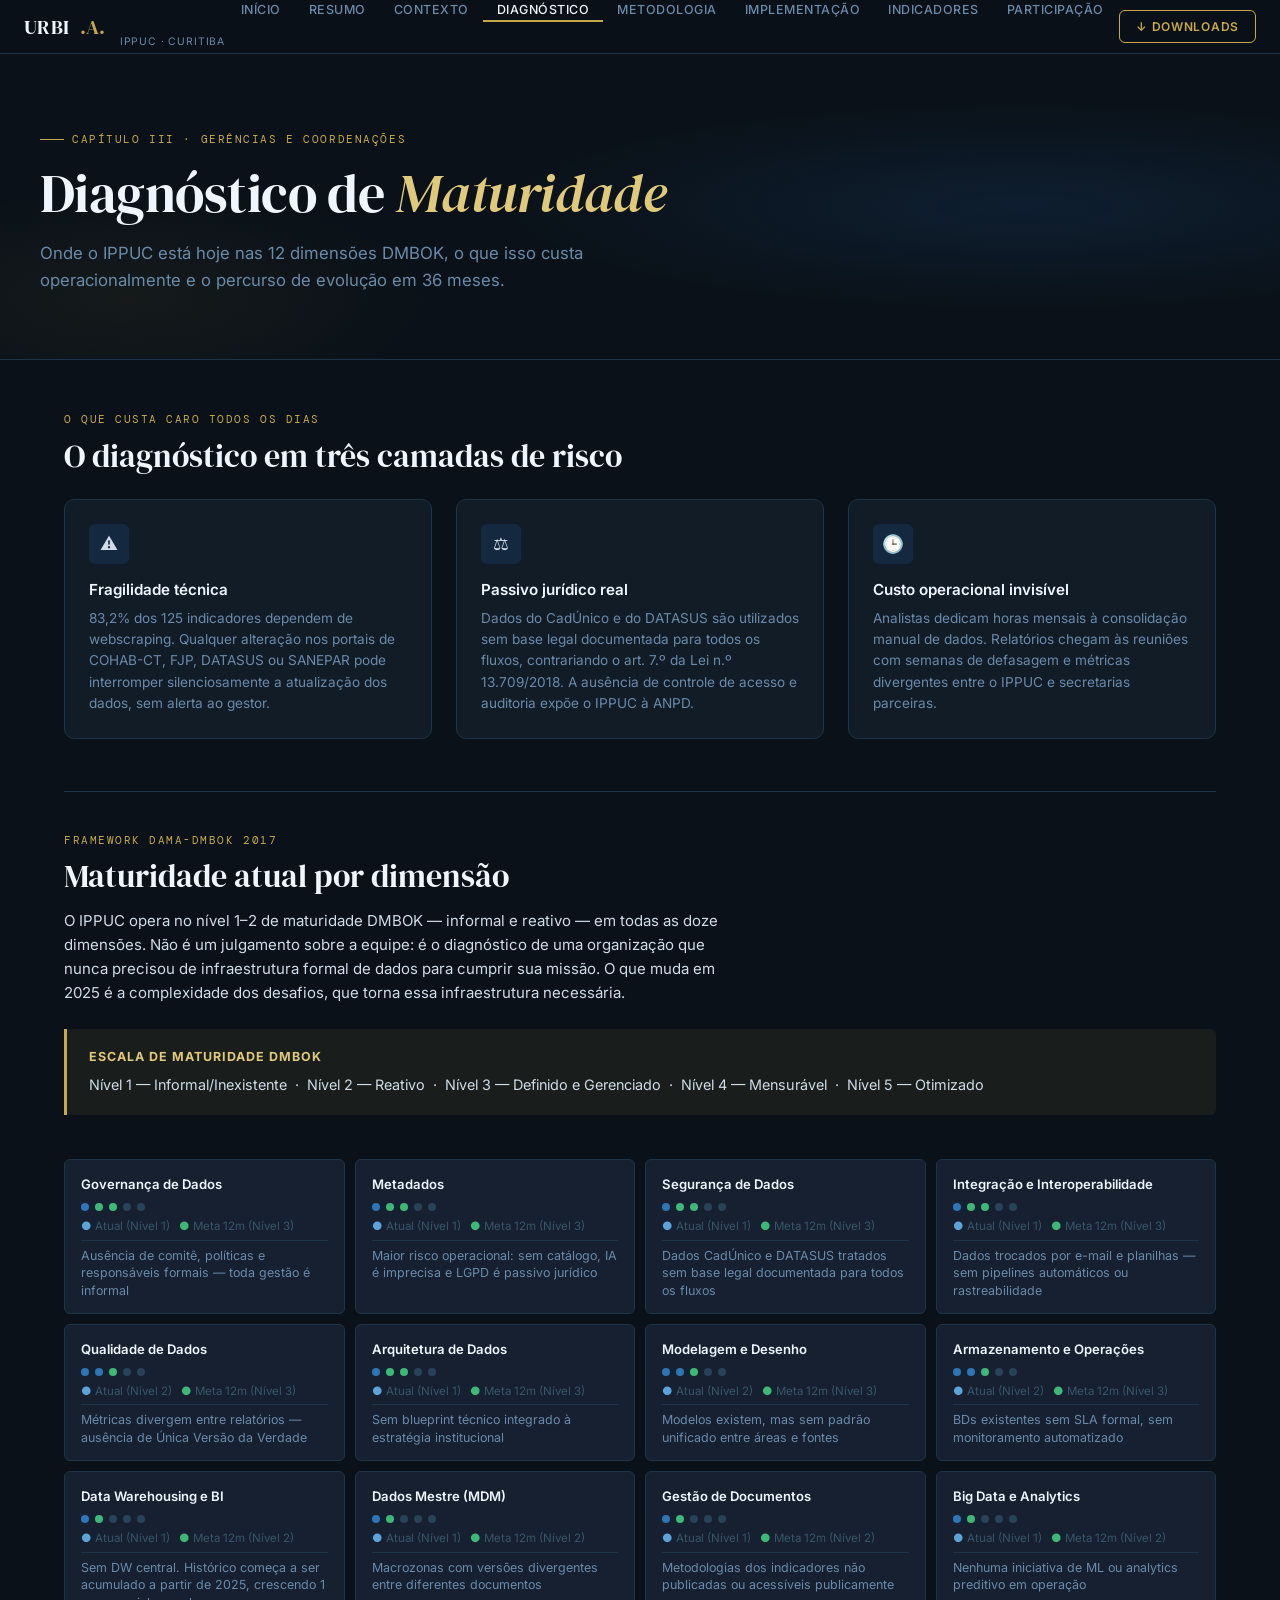
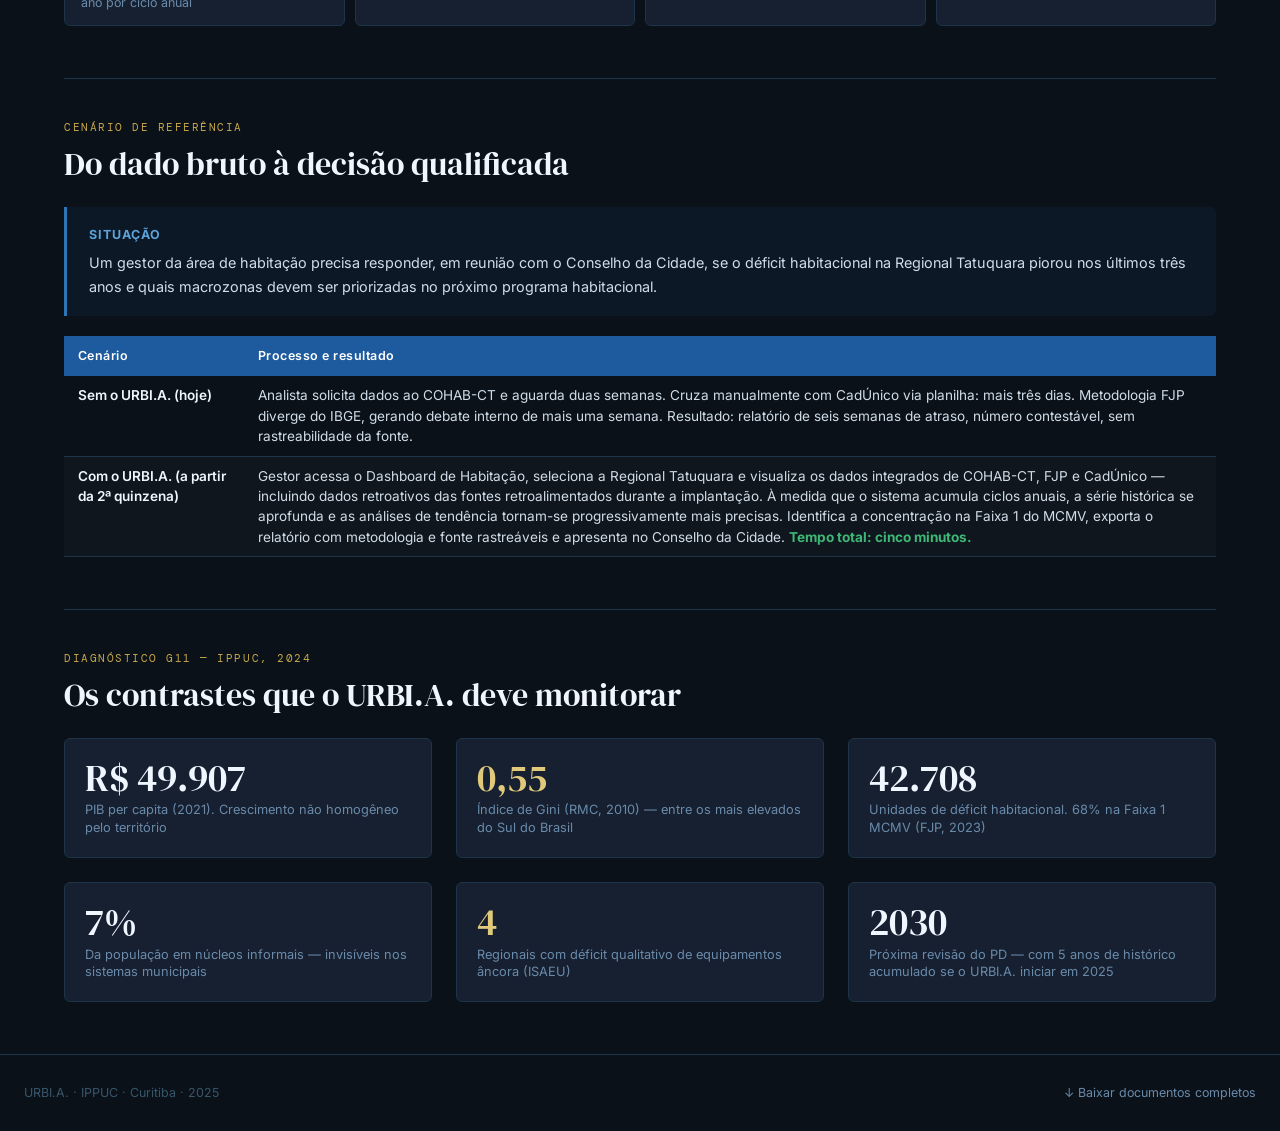
<file: diagnostico.html>
<!DOCTYPE html>
<html lang="pt-BR">
<head>
<meta charset="UTF-8">
<meta name="viewport" content="width=device-width, initial-scale=1">
<title>Diagnóstico de Maturidade — URBI.A. · IPPUC</title>
<link rel="stylesheet" href="style.css">
<style>
.maturity-grid {
  display: grid;
  grid-template-columns: repeat(auto-fill, minmax(280px,1fr));
  gap: 10px;
  margin-top: 20px;
}
.mat-item {
  background: var(--ink3);
  border: 1px solid var(--line);
  border-radius: var(--r);
  padding: 14px 16px;
}
.mat-dim { font-size: .82rem; font-weight: 600; color: var(--white); margin-bottom: 8px; }
.mat-levels { display: flex; align-items: center; gap: 6px; margin-bottom: 6px; }
.mat-dot {
  width: 8px; height: 8px; border-radius: 50%;
  background: var(--line2);
}
.mat-dot.lit { background: var(--blue-l); }
.mat-dot.target { background: var(--green-l); }
.mat-legend { font-size: .72rem; color: var(--text-dim); }
.mat-gap {
  font-size: .78rem; color: var(--text-muted); margin-top: 4px; line-height: 1.4;
  border-top: 1px solid var(--line); padding-top: 6px;
}
.scenario-table td:first-child { font-weight: 600; color: var(--white); width: 180px; }
</style>
</head>
<body>

<nav class="nav">
  <a href="index.html" class="nav-logo">URBI<span>.A.</span><small>IPPUC · Curitiba</small></a>
  <ul class="nav-links">
    <li><a href="index.html">Início</a></li>
    <li><a href="resumo-executivo.html">Resumo</a></li>
    <li><a href="contextualizacao.html">Contexto</a></li>
    <li><a href="diagnostico.html" class="active">Diagnóstico</a></li>
    <li><a href="metodologia.html">Metodologia</a></li>
    <li><a href="implementacao.html">Implementação</a></li>
    <li><a href="indicadores.html">Indicadores</a></li>
    <li><a href="participacao.html">Participação</a></li>
  </ul>
  <a href="downloads.html" class="nav-dl">↓ Downloads</a>
</nav>

<div class="hero">
  <div class="hero-inner">
    <div class="hero-tag">Capítulo III · Gerências e Coordenações</div>
    <h1>Diagnóstico de <em>Maturidade</em></h1>
    <p class="hero-sub">Onde o IPPUC está hoje nas 12 dimensões DMBOK, o que isso custa operacionalmente e o percurso de evolução em 36 meses.</p>
  </div>
</div>

<main class="page">

  <!-- CUSTO DA INAÇÃO -->
  <section style="margin-bottom:52px">
    <div class="sec-label">O que custa caro todos os dias</div>
    <h2 class="sec-title">O diagnóstico em três camadas de risco</h2>
    <div class="g3 reveal" style="margin-top:24px">
      <div class="card">
        <div class="card-icon">⚠️</div>
        <h3>Fragilidade técnica</h3>
        <p>83,2% dos 125 indicadores dependem de webscraping. Qualquer alteração nos portais de COHAB-CT, FJP, DATASUS ou SANEPAR pode interromper silenciosamente a atualização dos dados, sem alerta ao gestor.</p>
      </div>
      <div class="card">
        <div class="card-icon">⚖️</div>
        <h3>Passivo jurídico real</h3>
        <p>Dados do CadÚnico e do DATASUS são utilizados sem base legal documentada para todos os fluxos, contrariando o art. 7.º da Lei n.º 13.709/2018. A ausência de controle de acesso e auditoria expõe o IPPUC à ANPD.</p>
      </div>
      <div class="card">
        <div class="card-icon">🕒</div>
        <h3>Custo operacional invisível</h3>
        <p>Analistas dedicam horas mensais à consolidação manual de dados. Relatórios chegam às reuniões com semanas de defasagem e métricas divergentes entre o IPPUC e secretarias parceiras.</p>
      </div>
    </div>
  </section>

  <div class="div reveal"></div>

  <!-- MATURIDADE DMBOK -->
  <section style="margin-bottom:52px">
    <div class="sec-label reveal">Framework DAMA-DMBOK 2017</div>
    <h2 class="sec-title reveal">Maturidade atual por dimensão</h2>
    <p class="prose reveal" style="max-width:680px;margin-bottom:24px">O IPPUC opera no nível 1–2 de maturidade DMBOK — informal e reativo — em todas as doze dimensões. Não é um julgamento sobre a equipe: é o diagnóstico de uma organização que nunca precisou de infraestrutura formal de dados para cumprir sua missão. O que muda em 2025 é a complexidade dos desafios, que torna essa infraestrutura necessária.</p>

    <div class="callout gold reveal">
      <strong>Escala de maturidade DMBOK</strong>
      <p>Nível 1 — Informal/Inexistente &nbsp;·&nbsp; Nível 2 — Reativo &nbsp;·&nbsp; Nível 3 — Definido e Gerenciado &nbsp;·&nbsp; Nível 4 — Mensurável &nbsp;·&nbsp; Nível 5 — Otimizado</p>
    </div>

    <div class="maturity-grid reveal">
      <!-- Each item: dim name, current level (1-5 dots lit), target 12m, gap description -->
      <script>
      const DIMS = [
        {d:'Governança de Dados', cur:1, t12:3, gap:'Ausência de comitê, políticas e responsáveis formais — toda gestão é informal'},
        {d:'Metadados', cur:1, t12:3, gap:'Maior risco operacional: sem catálogo, IA é imprecisa e LGPD é passivo jurídico'},
        {d:'Segurança de Dados', cur:1, t12:3, gap:'Dados CadÚnico e DATASUS tratados sem base legal documentada para todos os fluxos'},
        {d:'Integração e Interoperabilidade', cur:1, t12:3, gap:'Dados trocados por e-mail e planilhas — sem pipelines automáticos ou rastreabilidade'},
        {d:'Qualidade de Dados', cur:2, t12:3, gap:'Métricas divergem entre relatórios — ausência de Única Versão da Verdade'},
        {d:'Arquitetura de Dados', cur:1, t12:3, gap:'Sem blueprint técnico integrado à estratégia institucional'},
        {d:'Modelagem e Desenho', cur:2, t12:3, gap:'Modelos existem, mas sem padrão unificado entre áreas e fontes'},
        {d:'Armazenamento e Operações', cur:2, t12:3, gap:'BDs existentes sem SLA formal, sem monitoramento automatizado'},
        {d:'Data Warehousing e BI', cur:1, t12:2, gap:'Sem DW central. Histórico começa a ser acumulado a partir de 2025, crescendo 1 ano por ciclo anual'},
        {d:'Dados Mestre (MDM)', cur:1, t12:2, gap:'Macrozonas com versões divergentes entre diferentes documentos'},
        {d:'Gestão de Documentos', cur:1, t12:2, gap:'Metodologias dos indicadores não publicadas ou acessíveis publicamente'},
        {d:'Big Data e Analytics', cur:1, t12:2, gap:'Nenhuma iniciativa de ML ou analytics preditivo em operação'},
      ];
      document.addEventListener('DOMContentLoaded', () => {
        const grid = document.getElementById('mat-grid');
        DIMS.forEach(d => {
          const dots = Array.from({length:5}, (_,i) => {
            const cls = i < d.cur ? 'mat-dot lit' : i < d.t12 ? 'mat-dot target' : 'mat-dot';
            return `<div class="${cls}" title="Nível ${i+1}"></div>`;
          }).join('');
          grid.innerHTML += `<div class="mat-item">
            <div class="mat-dim">${d.d}</div>
            <div class="mat-levels">${dots}</div>
            <div class="mat-legend"><span style="color:var(--blue-xl)">●</span> Atual (Nível ${d.cur}) &nbsp; <span style="color:var(--green-l)">●</span> Meta 12m (Nível ${d.t12})</div>
            <div class="mat-gap">${d.gap}</div>
          </div>`;
        });
      });
      </script>
    </div>
    <div class="maturity-grid" id="mat-grid"></div>
  </section>

  <div class="div reveal"></div>

  <!-- CENÁRIO PRÁTICO -->
  <section style="margin-bottom:52px">
    <div class="sec-label reveal">Cenário de referência</div>
    <h2 class="sec-title reveal">Do dado bruto à decisão qualificada</h2>
    <div class="callout reveal" style="margin-bottom:20px">
      <strong>Situação</strong>
      <p>Um gestor da área de habitação precisa responder, em reunião com o Conselho da Cidade, se o déficit habitacional na Regional Tatuquara piorou nos últimos três anos e quais macrozonas devem ser priorizadas no próximo programa habitacional.</p>
    </div>
    <div class="tbl-wrap reveal">
      <table class="scenario-table">
        <thead><tr><th>Cenário</th><th>Processo e resultado</th></tr></thead>
        <tbody>
          <tr>
            <td>Sem o URBI.A. (hoje)</td>
            <td>Analista solicita dados ao COHAB-CT e aguarda duas semanas. Cruza manualmente com CadÚnico via planilha: mais três dias. Metodologia FJP diverge do IBGE, gerando debate interno de mais uma semana. Resultado: relatório de seis semanas de atraso, número contestável, sem rastreabilidade da fonte.</td>
          </tr>
          <tr>
            <td>Com o URBI.A. (a partir da 2ª quinzena)</td>
            <td>Gestor acessa o Dashboard de Habitação, seleciona a Regional Tatuquara e visualiza os dados integrados de COHAB-CT, FJP e CadÚnico — incluindo dados retroativos das fontes retroalimentados durante a implantação. À medida que o sistema acumula ciclos anuais, a série histórica se aprofunda e as análises de tendência tornam-se progressivamente mais precisas. Identifica a concentração na Faixa 1 do MCMV, exporta o relatório com metodologia e fonte rastreáveis e apresenta no Conselho da Cidade. <strong style="color:var(--green-l)">Tempo total: cinco minutos.</strong></td>
          </tr>
        </tbody>
      </table>
    </div>
  </section>

  <div class="div reveal"></div>

  <!-- DADOS DE CURITIBA -->
  <section class="reveal">
    <div class="sec-label">Diagnóstico G11 — IPPUC, 2024</div>
    <h2 class="sec-title">Os contrastes que o URBI.A. deve monitorar</h2>
    <div class="g3" style="margin-top:24px">
      <div class="stat-block"><div class="stat-num">R$ 49.907</div><div class="stat-label">PIB per capita (2021). Crescimento não homogêneo pelo território</div></div>
      <div class="stat-block"><div class="stat-num accent">0,55</div><div class="stat-label">Índice de Gini (RMC, 2010) — entre os mais elevados do Sul do Brasil</div></div>
      <div class="stat-block"><div class="stat-num">42.708</div><div class="stat-label">Unidades de déficit habitacional. 68% na Faixa 1 MCMV (FJP, 2023)</div></div>
      <div class="stat-block"><div class="stat-num">7%</div><div class="stat-label">Da população em núcleos informais — invisíveis nos sistemas municipais</div></div>
      <div class="stat-block"><div class="stat-num accent">4</div><div class="stat-label">Regionais com déficit qualitativo de equipamentos âncora (ISAEU)</div></div>
      <div class="stat-block"><div class="stat-num">2030</div><div class="stat-label">Próxima revisão do PD — com 5 anos de histórico acumulado se o URBI.A. iniciar em 2025</div></div>
    </div>
  </section>

</main>

<footer class="footer">
  <span>URBI.A. · IPPUC · Curitiba · 2025</span>
  <a href="downloads.html">↓ Baixar documentos completos</a>
</footer>
<script src="shared.js"></script>
</body>
</html>
</file>
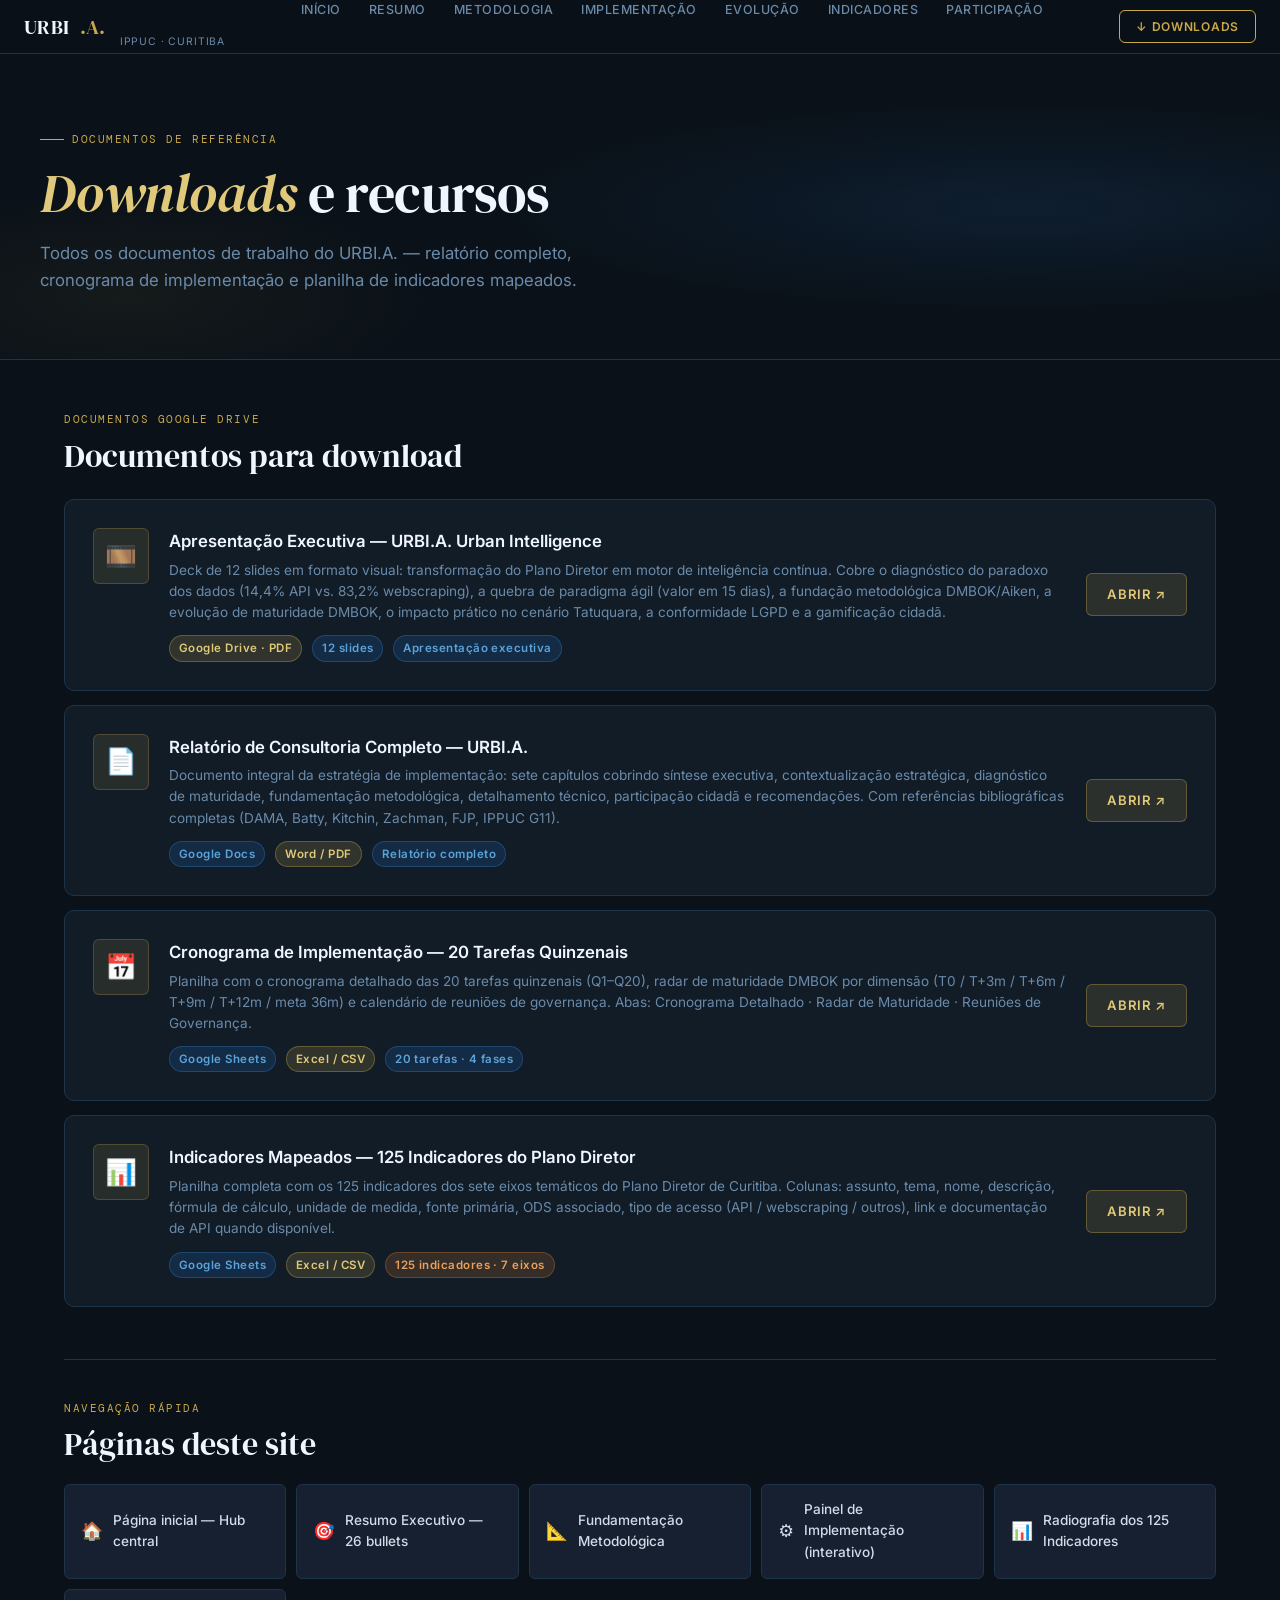
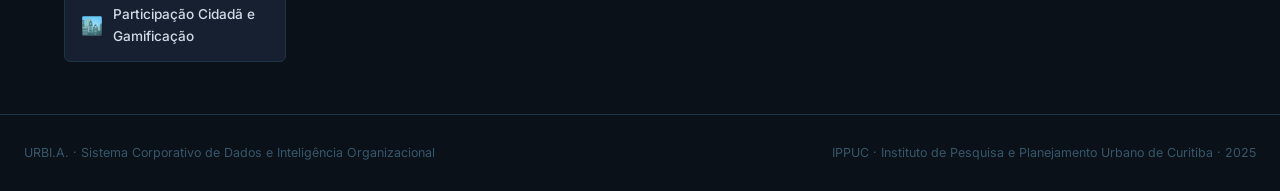
<file: downloads.html>
<!DOCTYPE html>
<html lang="pt-BR">
<head>
<meta charset="UTF-8">
<meta name="viewport" content="width=device-width,initial-scale=1">
<title>Downloads — URBI.A. · IPPUC</title>
<link rel="stylesheet" href="style.css">
<style>
.dl-card {
  background:var(--ink2);
  border:1px solid var(--line);
  border-radius:var(--r2);
  padding:28px;
  display:flex; align-items:flex-start; gap:20px;
  text-decoration:none;
  transition:border-color .2s, transform .2s;
  margin-bottom:14px;
}
.dl-card:hover { border-color:var(--gold); transform:translateX(4px); }
.dl-icon-wrap {
  width:56px; height:56px; border-radius:var(--r);
  background:rgba(200,168,75,.12); border:1px solid rgba(200,168,75,.25);
  display:flex; align-items:center; justify-content:center;
  font-size:1.6rem; flex-shrink:0;
}
.dl-body { flex:1; }
.dl-title { font-size:1.05rem; font-weight:600; color:var(--white); margin-bottom:5px; }
.dl-desc  { font-size:.85rem; color:var(--text-muted); line-height:1.55; margin-bottom:12px; }
.dl-meta  { display:flex; gap:10px; flex-wrap:wrap; }
.dl-cta {
  margin-left:auto; flex-shrink:0; align-self:center;
  padding:10px 20px;
  background:rgba(200,168,75,.15);
  border:1px solid rgba(200,168,75,.35);
  border-radius:var(--r);
  font-size:.82rem; font-weight:600;
  letter-spacing:.05em; text-transform:uppercase;
  color:var(--gold-l);
  white-space:nowrap;
  transition:background .2s, color .2s;
}
.dl-card:hover .dl-cta { background:var(--gold); color:var(--ink); }
.nav-html-grid {
  display:grid; grid-template-columns:repeat(auto-fill,minmax(220px,1fr)); gap:10px; margin-top:20px;
}
.nav-html-item {
  display:flex; align-items:center; gap:10px;
  padding:14px 16px;
  background:var(--ink3); border:1px solid var(--line); border-radius:var(--r);
  text-decoration:none; color:var(--text);
  transition:border-color .2s;
}
.nav-html-item:hover { border-color:var(--blue-l); color:var(--white); }
.nav-html-icon { font-size:1.1rem; flex-shrink:0; }
.nav-html-label { font-size:.85rem; font-weight:500; }
</style>
</head>
<body>
<nav class="nav">
  <a href="index.html" class="nav-logo">URBI<span>.A.</span><small>IPPUC · Curitiba</small></a>
  <ul class="nav-links">
    <li><a href="index.html">Início</a></li>
    <li><a href="resumo-executivo.html">Resumo</a></li>
    <li><a href="metodologia.html">Metodologia</a></li>
    <li><a href="implementacao.html">Implementação</a></li>
    <li><a href="dashboards-evolucao.html">Evolução</a></li>
    <li><a href="indicadores.html">Indicadores</a></li>
    <li><a href="participacao.html">Participação</a></li>
  </ul>
  <a href="downloads.html" class="nav-dl active">↓ Downloads</a>
</nav>

<div class="hero">
  <div class="hero-inner">
    <div class="hero-tag">Documentos de referência</div>
    <h1><em>Downloads</em> e recursos</h1>
    <p class="hero-sub">Todos os documentos de trabalho do URBI.A. — relatório completo, cronograma de implementação e planilha de indicadores mapeados.</p>
  </div>
</div>

<main class="page">

  <!-- DOCUMENTOS EXTERNOS -->
  <section style="margin-bottom:52px">
    <div class="sec-label">Documentos Google Drive</div>
    <h2 class="sec-title" style="margin-bottom:24px">Documentos para download</h2>

    <a class="dl-card reveal" href="https://drive.google.com/file/d/140-OzbhkfCeKc08vAliYyUnW9nwKacQX/view?usp=sharing" target="_blank" rel="noopener">
      <div class="dl-icon-wrap">🎞️</div>
      <div class="dl-body">
        <div class="dl-title">Apresentação Executiva — URBI.A. Urban Intelligence</div>
        <div class="dl-desc">Deck de 12 slides em formato visual: transformação do Plano Diretor em motor de inteligência contínua. Cobre o diagnóstico do paradoxo dos dados (14,4% API vs. 83,2% webscraping), a quebra de paradigma ágil (valor em 15 dias), a fundação metodológica DMBOK/Aiken, a evolução de maturidade DMBOK, o impacto prático no cenário Tatuquara, a conformidade LGPD e a gamificação cidadã.</div>
        <div class="dl-meta">
          <span class="tag tag-gold">Google Drive · PDF</span>
          <span class="tag tag-blue">12 slides</span>
          <span class="tag tag-blue">Apresentação executiva</span>
        </div>
      </div>
      <div class="dl-cta">Abrir ↗</div>
    </a>

    <a class="dl-card reveal" href="https://docs.google.com/document/d/1CJyXo20QBQcJ84Fl--PsNktvDWQxuknN/edit?usp=drive_link&ouid=114984567444450849955&rtpof=true&sd=true" target="_blank" rel="noopener">
      <div class="dl-icon-wrap">📄</div>
      <div class="dl-body">
        <div class="dl-title">Relatório de Consultoria Completo — URBI.A.</div>
        <div class="dl-desc">Documento integral da estratégia de implementação: sete capítulos cobrindo síntese executiva, contextualização estratégica, diagnóstico de maturidade, fundamentação metodológica, detalhamento técnico, participação cidadã e recomendações. Com referências bibliográficas completas (DAMA, Batty, Kitchin, Zachman, FJP, IPPUC G11).</div>
        <div class="dl-meta">
          <span class="tag tag-blue">Google Docs</span>
          <span class="tag tag-gold">Word / PDF</span>
          <span class="tag tag-blue">Relatório completo</span>
        </div>
      </div>
      <div class="dl-cta">Abrir ↗</div>
    </a>

    <a class="dl-card reveal" href="https://docs.google.com/spreadsheets/d/1LhlfRMHerPC3rkDatncZvU7jVKheXJm7/edit?usp=drive_link&ouid=114984567444450849955&rtpof=true&sd=true" target="_blank" rel="noopener">
      <div class="dl-icon-wrap">📅</div>
      <div class="dl-body">
        <div class="dl-title">Cronograma de Implementação — 20 Tarefas Quinzenais</div>
        <div class="dl-desc">Planilha com o cronograma detalhado das 20 tarefas quinzenais (Q1–Q20), radar de maturidade DMBOK por dimensão (T0 / T+3m / T+6m / T+9m / T+12m / meta 36m) e calendário de reuniões de governança. Abas: Cronograma Detalhado · Radar de Maturidade · Reuniões de Governança.</div>
        <div class="dl-meta">
          <span class="tag tag-blue">Google Sheets</span>
          <span class="tag tag-gold">Excel / CSV</span>
          <span class="tag tag-blue">20 tarefas · 4 fases</span>
        </div>
      </div>
      <div class="dl-cta">Abrir ↗</div>
    </a>

    <a class="dl-card reveal" href="https://docs.google.com/spreadsheets/d/1jeBXSB5akT-LqVCNl9RL_Op2HFY9iinZ/edit?usp=drive_link&ouid=114984567444450849955&rtpof=true&sd=true" target="_blank" rel="noopener">
      <div class="dl-icon-wrap">📊</div>
      <div class="dl-body">
        <div class="dl-title">Indicadores Mapeados — 125 Indicadores do Plano Diretor</div>
        <div class="dl-desc">Planilha completa com os 125 indicadores dos sete eixos temáticos do Plano Diretor de Curitiba. Colunas: assunto, tema, nome, descrição, fórmula de cálculo, unidade de medida, fonte primária, ODS associado, tipo de acesso (API / webscraping / outros), link e documentação de API quando disponível.</div>
        <div class="dl-meta">
          <span class="tag tag-blue">Google Sheets</span>
          <span class="tag tag-gold">Excel / CSV</span>
          <span class="tag tag-amber">125 indicadores · 7 eixos</span>
        </div>
      </div>
      <div class="dl-cta">Abrir ↗</div>
    </a>
  </section>

  <div class="div reveal"></div>

  <!-- PÁGINAS DO SITE -->
  <section class="reveal">
    <div class="sec-label">Navegação rápida</div>
    <h2 class="sec-title">Páginas deste site</h2>
    <div class="nav-html-grid">
      <a href="index.html" class="nav-html-item"><div class="nav-html-icon">🏠</div><div class="nav-html-label">Página inicial — Hub central</div></a>
      <a href="resumo-executivo.html" class="nav-html-item"><div class="nav-html-icon">🎯</div><div class="nav-html-label">Resumo Executivo — 26 bullets</div></a>
      <a href="metodologia.html" class="nav-html-item"><div class="nav-html-icon">📐</div><div class="nav-html-label">Fundamentação Metodológica</div></a>
      <a href="implementacao.html" class="nav-html-item"><div class="nav-html-icon">⚙️</div><div class="nav-html-label">Painel de Implementação (interativo)</div></a>
      <a href="indicadores.html" class="nav-html-item"><div class="nav-html-icon">📊</div><div class="nav-html-label">Radiografia dos 125 Indicadores</div></a>
      <a href="participacao.html" class="nav-html-item"><div class="nav-html-icon">🏙️</div><div class="nav-html-label">Participação Cidadã e Gamificação</div></a>
    </div>
  </section>

</main>

<footer class="footer">
  <span>URBI.A. · Sistema Corporativo de Dados e Inteligência Organizacional</span>
  <span>IPPUC · Instituto de Pesquisa e Planejamento Urbano de Curitiba · 2025</span>
</footer>
<script src="shared.js"></script>
</body>
</html>
</file>
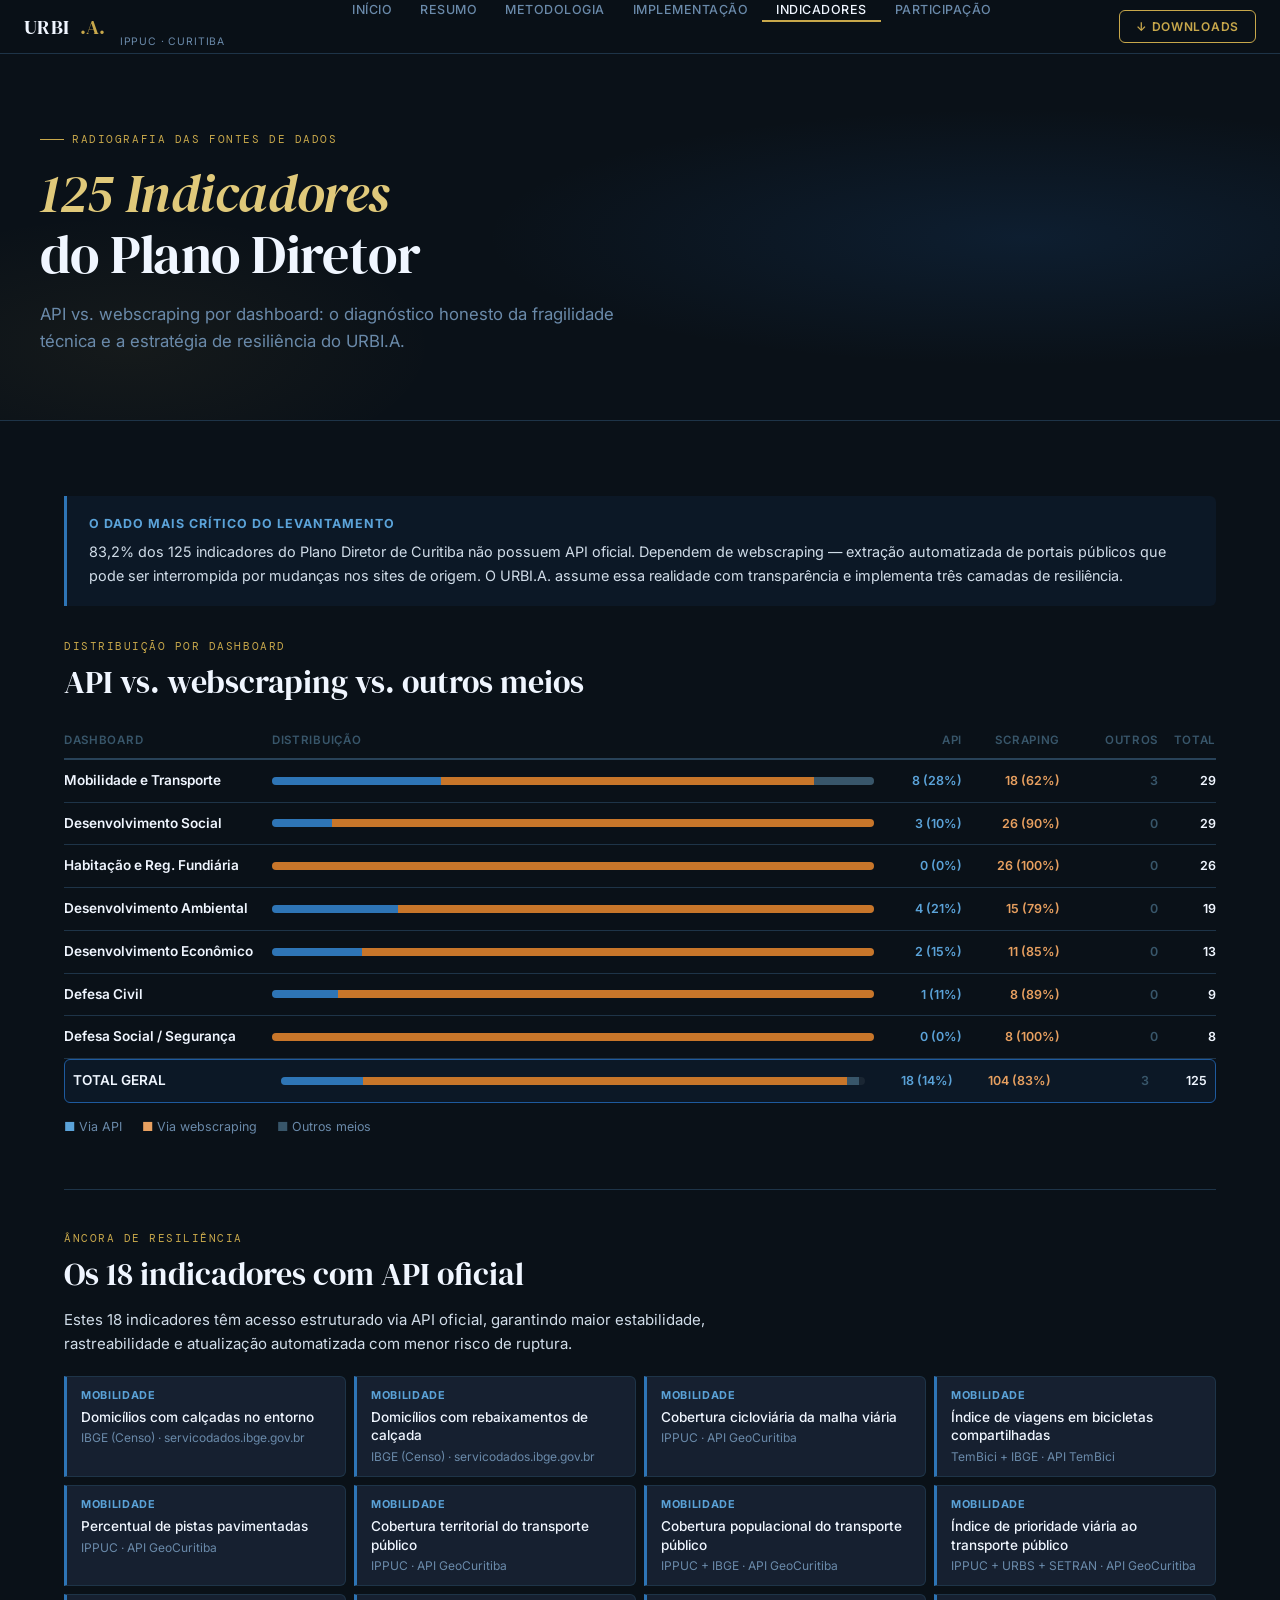
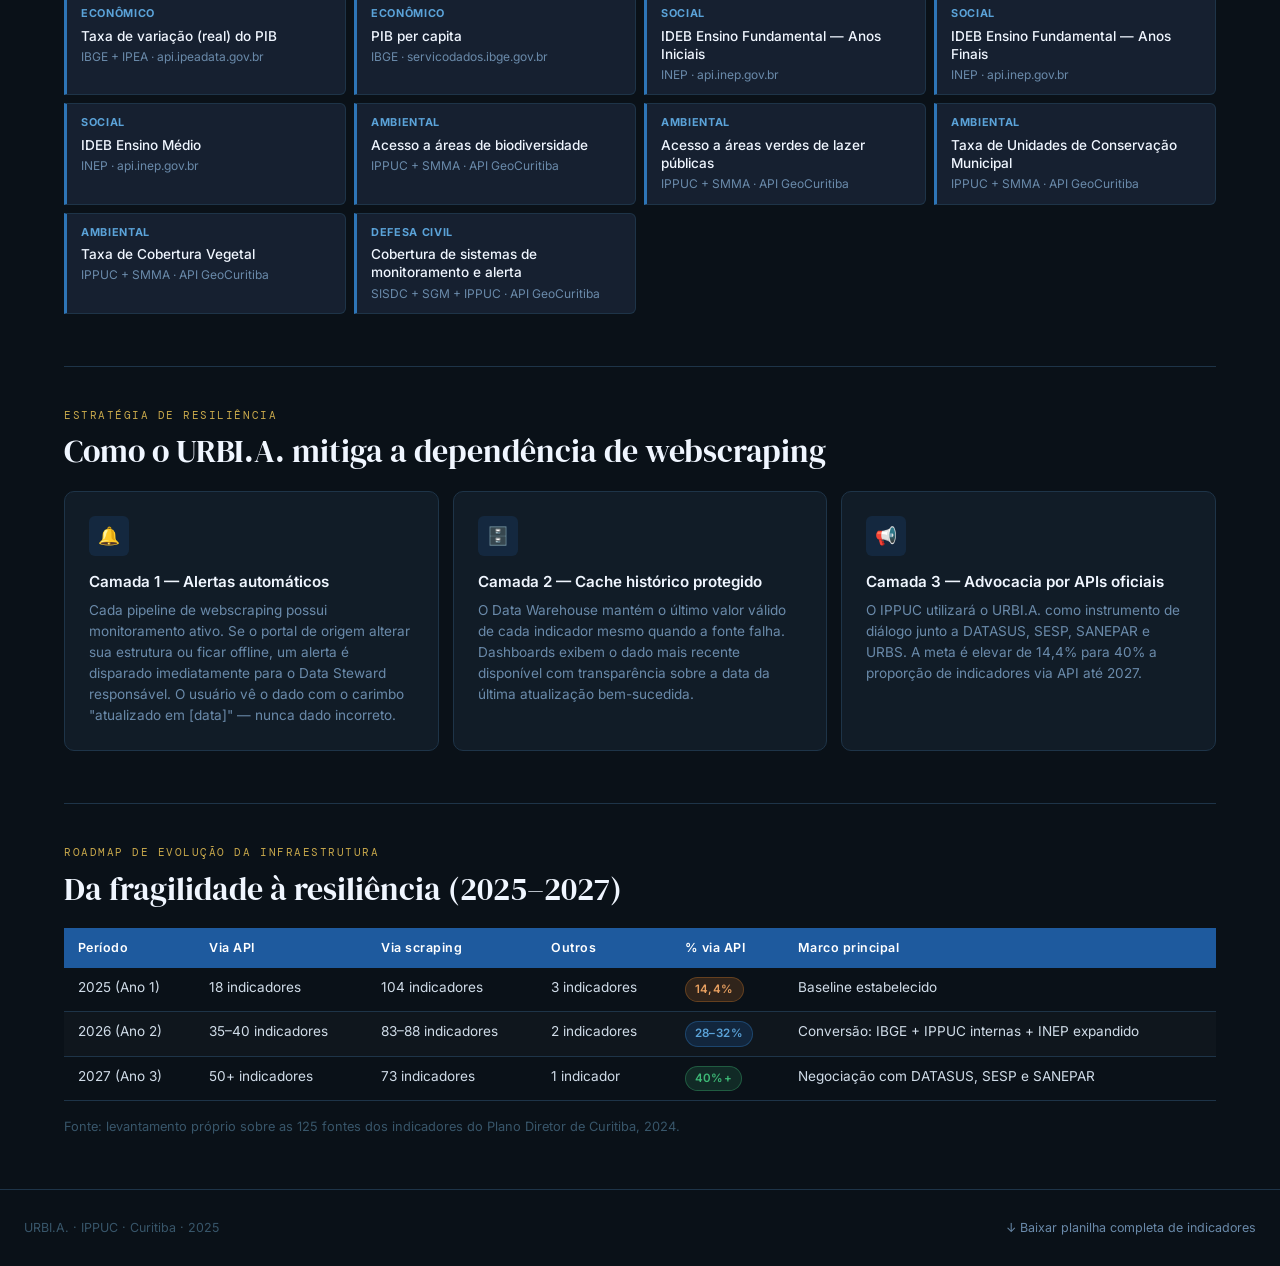
<file: indicadores.html>
<!DOCTYPE html>
<html lang="pt-BR">
<head>
<meta charset="UTF-8">
<meta name="viewport" content="width=device-width,initial-scale=1">
<title>Indicadores — URBI.A. · IPPUC</title>
<link rel="stylesheet" href="style.css">
<style>
.ind-bar-row {
  display: grid;
  grid-template-columns: 200px 1fr 80px 90px 90px 50px;
  gap: 8px;
  align-items: center;
  padding: 10px 0;
  border-bottom: 1px solid var(--line);
}
.ind-bar-row.header {
  font-size:.72rem; font-weight:600; text-transform:uppercase; letter-spacing:.06em;
  color:var(--text-dim); border-bottom:2px solid var(--line2); padding-bottom:8px;
}
.ind-dash { font-size:.85rem; font-weight:600; color:var(--white); }
.bar-wrap { height:8px; background:rgba(255,255,255,.06); border-radius:4px; overflow:hidden; display:flex; }
.bar-api { background:var(--blue-l); height:100%; }
.bar-sc  { background:var(--amber); height:100%; }
.bar-out { background:var(--text-dim); height:100%; }
.val-api  { font-size:.78rem; font-weight:600; color:var(--blue-xl); text-align:right; }
.val-sc   { font-size:.78rem; font-weight:600; color:#e8a060; text-align:right; }
.val-tot  { font-size:.78rem; font-weight:600; color:var(--white); text-align:right; }
.ind-bar-row.total-row { background:rgba(30,90,158,.1); border-radius:var(--r); padding:10px 8px; border:1px solid var(--blue); }
.api-list {
  display: grid;
  grid-template-columns: repeat(auto-fill, minmax(260px,1fr));
  gap: 8px;
  margin-top:16px;
}
.api-item {
  background:var(--ink3);
  border:1px solid var(--line);
  border-left:3px solid var(--blue-l);
  border-radius:0 var(--r) var(--r) 0;
  padding:10px 14px;
}
.api-dash { font-size:.68rem; font-weight:700; text-transform:uppercase; letter-spacing:.06em; color:var(--blue-xl); margin-bottom:4px; }
.api-name { font-size:.85rem; color:var(--white); font-weight:500; margin-bottom:2px; line-height:1.35; }
.api-src  { font-size:.75rem; color:var(--text-muted); }
.resilience-grid {
  display:grid; grid-template-columns:repeat(3,1fr); gap:14px; margin-top:20px;
}
@media(max-width:700px){ .resilience-grid{ grid-template-columns:1fr; } }
</style>
</head>
<body>
<nav class="nav">
  <a href="index.html" class="nav-logo">URBI<span>.A.</span><small>IPPUC · Curitiba</small></a>
  <ul class="nav-links">
    <li><a href="index.html">Início</a></li>
    <li><a href="resumo-executivo.html">Resumo</a></li>
    <li><a href="metodologia.html">Metodologia</a></li>
    <li><a href="implementacao.html">Implementação</a></li>
    <li><a href="indicadores.html" class="active">Indicadores</a></li>
    <li><a href="participacao.html">Participação</a></li>
  </ul>
  <a href="downloads.html" class="nav-dl">↓ Downloads</a>
</nav>

<div class="hero">
  <div class="hero-inner">
    <div class="hero-tag">Radiografia das fontes de dados</div>
    <h1><em>125 Indicadores</em><br>do Plano Diretor</h1>
    <p class="hero-sub">API vs. webscraping por dashboard: o diagnóstico honesto da fragilidade técnica e a estratégia de resiliência do URBI.A.</p>
  </div>
</div>

<main class="page">

  <div class="callout" style="margin-bottom:32px">
    <strong>O dado mais crítico do levantamento</strong>
    <p>83,2% dos 125 indicadores do Plano Diretor de Curitiba não possuem API oficial. Dependem de webscraping — extração automatizada de portais públicos que pode ser interrompida por mudanças nos sites de origem. O URBI.A. assume essa realidade com transparência e implementa três camadas de resiliência.</p>
  </div>

  <!-- BARCHART POR DASHBOARD -->
  <section style="margin-bottom:52px">
    <div class="sec-label reveal">Distribuição por dashboard</div>
    <h2 class="sec-title reveal">API vs. webscraping vs. outros meios</h2>
    <div style="margin-top:20px" class="reveal">
      <div class="ind-bar-row header">
        <div>Dashboard</div><div>Distribuição</div>
        <div style="text-align:right">API</div>
        <div style="text-align:right">Scraping</div>
        <div style="text-align:right">Outros</div>
        <div style="text-align:right">Total</div>
      </div>
      <div id="bar-rows"></div>
    </div>
    <div style="display:flex;gap:20px;margin-top:14px;font-size:.78rem;color:var(--text-muted)">
      <span><span style="color:var(--blue-xl)">■</span> Via API</span>
      <span><span style="color:#e8a060">■</span> Via webscraping</span>
      <span><span style="color:var(--text-dim)">■</span> Outros meios</span>
    </div>
  </section>

  <div id="mobilidade" class="div reveal"></div>

  <!-- OS 18 COM API -->
  <section style="margin-bottom:52px">
    <div class="sec-label reveal">Âncora de resiliência</div>
    <h2 class="sec-title reveal">Os 18 indicadores com API oficial</h2>
    <p class="prose reveal" style="max-width:680px;margin-bottom:20px">Estes 18 indicadores têm acesso estruturado via API oficial, garantindo maior estabilidade, rastreabilidade e atualização automatizada com menor risco de ruptura.</p>
    <div class="api-list reveal" id="api-list"></div>
  </section>

  <div id="habitacao" class="div reveal"></div>

  <!-- RESILIÊNCIA -->
  <section style="margin-bottom:52px">
    <div class="sec-label reveal">Estratégia de resiliência</div>
    <h2 class="sec-title reveal">Como o URBI.A. mitiga a dependência de webscraping</h2>
    <div class="resilience-grid reveal">
      <div class="card">
        <div class="card-icon">🔔</div>
        <h3>Camada 1 — Alertas automáticos</h3>
        <p>Cada pipeline de webscraping possui monitoramento ativo. Se o portal de origem alterar sua estrutura ou ficar offline, um alerta é disparado imediatamente para o Data Steward responsável. O usuário vê o dado com o carimbo "atualizado em [data]" — nunca dado incorreto.</p>
      </div>
      <div class="card">
        <div class="card-icon">🗄️</div>
        <h3>Camada 2 — Cache histórico protegido</h3>
        <p>O Data Warehouse mantém o último valor válido de cada indicador mesmo quando a fonte falha. Dashboards exibem o dado mais recente disponível com transparência sobre a data da última atualização bem-sucedida.</p>
      </div>
      <div class="card">
        <div class="card-icon">📢</div>
        <h3>Camada 3 — Advocacia por APIs oficiais</h3>
        <p>O IPPUC utilizará o URBI.A. como instrumento de diálogo junto a DATASUS, SESP, SANEPAR e URBS. A meta é elevar de 14,4% para 40% a proporção de indicadores via API até 2027.</p>
      </div>
    </div>
  </section>

  <div class="div reveal"></div>

  <!-- ROADMAP -->
  <section class="reveal">
    <div class="sec-label">Roadmap de evolução da infraestrutura</div>
    <h2 class="sec-title">Da fragilidade à resiliência (2025–2027)</h2>
    <div class="tbl-wrap" style="margin-top:20px">
      <table>
        <thead><tr><th>Período</th><th>Via API</th><th>Via scraping</th><th>Outros</th><th>% via API</th><th>Marco principal</th></tr></thead>
        <tbody>
          <tr><td>2025 (Ano 1)</td><td>18 indicadores</td><td>104 indicadores</td><td>3 indicadores</td><td><span class="tag tag-amber">14,4%</span></td><td>Baseline estabelecido</td></tr>
          <tr><td>2026 (Ano 2)</td><td>35–40 indicadores</td><td>83–88 indicadores</td><td>2 indicadores</td><td><span class="tag tag-blue">28–32%</span></td><td>Conversão: IBGE + IPPUC internas + INEP expandido</td></tr>
          <tr><td>2027 (Ano 3)</td><td>50+ indicadores</td><td>73 indicadores</td><td>1 indicador</td><td><span class="tag tag-green">40%+</span></td><td>Negociação com DATASUS, SESP e SANEPAR</td></tr>
        </tbody>
      </table>
    </div>
    <p style="font-size:.8rem;color:var(--text-dim);margin-top:10px">Fonte: levantamento próprio sobre as 125 fontes dos indicadores do Plano Diretor de Curitiba, 2024.</p>
  </section>

</main>

<footer class="footer">
  <span>URBI.A. · IPPUC · Curitiba · 2025</span>
  <a href="downloads.html">↓ Baixar planilha completa de indicadores</a>
</footer>
<script src="shared.js"></script>
<script>
const DASH = [
  {label:'Mobilidade e Transporte',    api:8,  sc:18, out:3, tot:29},
  {label:'Desenvolvimento Social',      api:3,  sc:26, out:0, tot:29},
  {label:'Habitação e Reg. Fundiária',  api:0,  sc:26, out:0, tot:26},
  {label:'Desenvolvimento Ambiental',   api:4,  sc:15, out:0, tot:19},
  {label:'Desenvolvimento Econômico',   api:2,  sc:11, out:0, tot:13},
  {label:'Defesa Civil',                api:1,  sc:8,  out:0, tot:9},
  {label:'Defesa Social / Segurança',   api:0,  sc:8,  out:0, tot:8},
  {label:'TOTAL GERAL',                 api:18, sc:104,out:3, tot:125, total:true},
];
const API_IND = [
  {dash:'Mobilidade',   name:'Domicílios com calçadas no entorno',               src:'IBGE (Censo) · servicodados.ibge.gov.br'},
  {dash:'Mobilidade',   name:'Domicílios com rebaixamentos de calçada',           src:'IBGE (Censo) · servicodados.ibge.gov.br'},
  {dash:'Mobilidade',   name:'Cobertura cicloviária da malha viária',             src:'IPPUC · API GeoCuritiba'},
  {dash:'Mobilidade',   name:'Índice de viagens em bicicletas compartilhadas',    src:'TemBici + IBGE · API TemBici'},
  {dash:'Mobilidade',   name:'Percentual de pistas pavimentadas',                 src:'IPPUC · API GeoCuritiba'},
  {dash:'Mobilidade',   name:'Cobertura territorial do transporte público',       src:'IPPUC · API GeoCuritiba'},
  {dash:'Mobilidade',   name:'Cobertura populacional do transporte público',      src:'IPPUC + IBGE · API GeoCuritiba'},
  {dash:'Mobilidade',   name:'Índice de prioridade viária ao transporte público', src:'IPPUC + URBS + SETRAN · API GeoCuritiba'},
  {dash:'Econômico',    name:'Taxa de variação (real) do PIB',                    src:'IBGE + IPEA · api.ipeadata.gov.br'},
  {dash:'Econômico',    name:'PIB per capita',                                    src:'IBGE · servicodados.ibge.gov.br'},
  {dash:'Social',       name:'IDEB Ensino Fundamental — Anos Iniciais',           src:'INEP · api.inep.gov.br'},
  {dash:'Social',       name:'IDEB Ensino Fundamental — Anos Finais',             src:'INEP · api.inep.gov.br'},
  {dash:'Social',       name:'IDEB Ensino Médio',                                 src:'INEP · api.inep.gov.br'},
  {dash:'Ambiental',    name:'Acesso a áreas de biodiversidade',                  src:'IPPUC + SMMA · API GeoCuritiba'},
  {dash:'Ambiental',    name:'Acesso a áreas verdes de lazer públicas',           src:'IPPUC + SMMA · API GeoCuritiba'},
  {dash:'Ambiental',    name:'Taxa de Unidades de Conservação Municipal',         src:'IPPUC + SMMA · API GeoCuritiba'},
  {dash:'Ambiental',    name:'Taxa de Cobertura Vegetal',                         src:'IPPUC + SMMA · API GeoCuritiba'},
  {dash:'Defesa Civil', name:'Cobertura de sistemas de monitoramento e alerta',   src:'SISDC + SGM + IPPUC · API GeoCuritiba'},
];

const brows = document.getElementById('bar-rows');
DASH.forEach(d => {
  const pApi = (d.api/d.tot*100).toFixed(0);
  const pSc  = (d.sc /d.tot*100).toFixed(0);
  const pOut = (d.out/d.tot*100).toFixed(0);
  const cls  = d.total ? 'ind-bar-row total-row' : 'ind-bar-row';
  brows.innerHTML += `<div class="${cls}">
    <div class="ind-dash">${d.label}</div>
    <div class="bar-wrap">
      <div class="bar-api" style="width:${pApi}%"></div>
      <div class="bar-sc"  style="width:${pSc}%"></div>
      <div class="bar-out" style="width:${pOut}%"></div>
    </div>
    <div class="val-api">${d.api} (${pApi}%)</div>
    <div class="val-sc">${d.sc} (${pSc}%)</div>
    <div class="val-api" style="color:var(--text-dim)">${d.out}</div>
    <div class="val-tot">${d.tot}</div>
  </div>`;
});

const al = document.getElementById('api-list');
API_IND.forEach(i => {
  al.innerHTML += `<div class="api-item">
    <div class="api-dash">${i.dash}</div>
    <div class="api-name">${i.name}</div>
    <div class="api-src">${i.src}</div>
  </div>`;
});
</script>
</body>
</html>
</file>
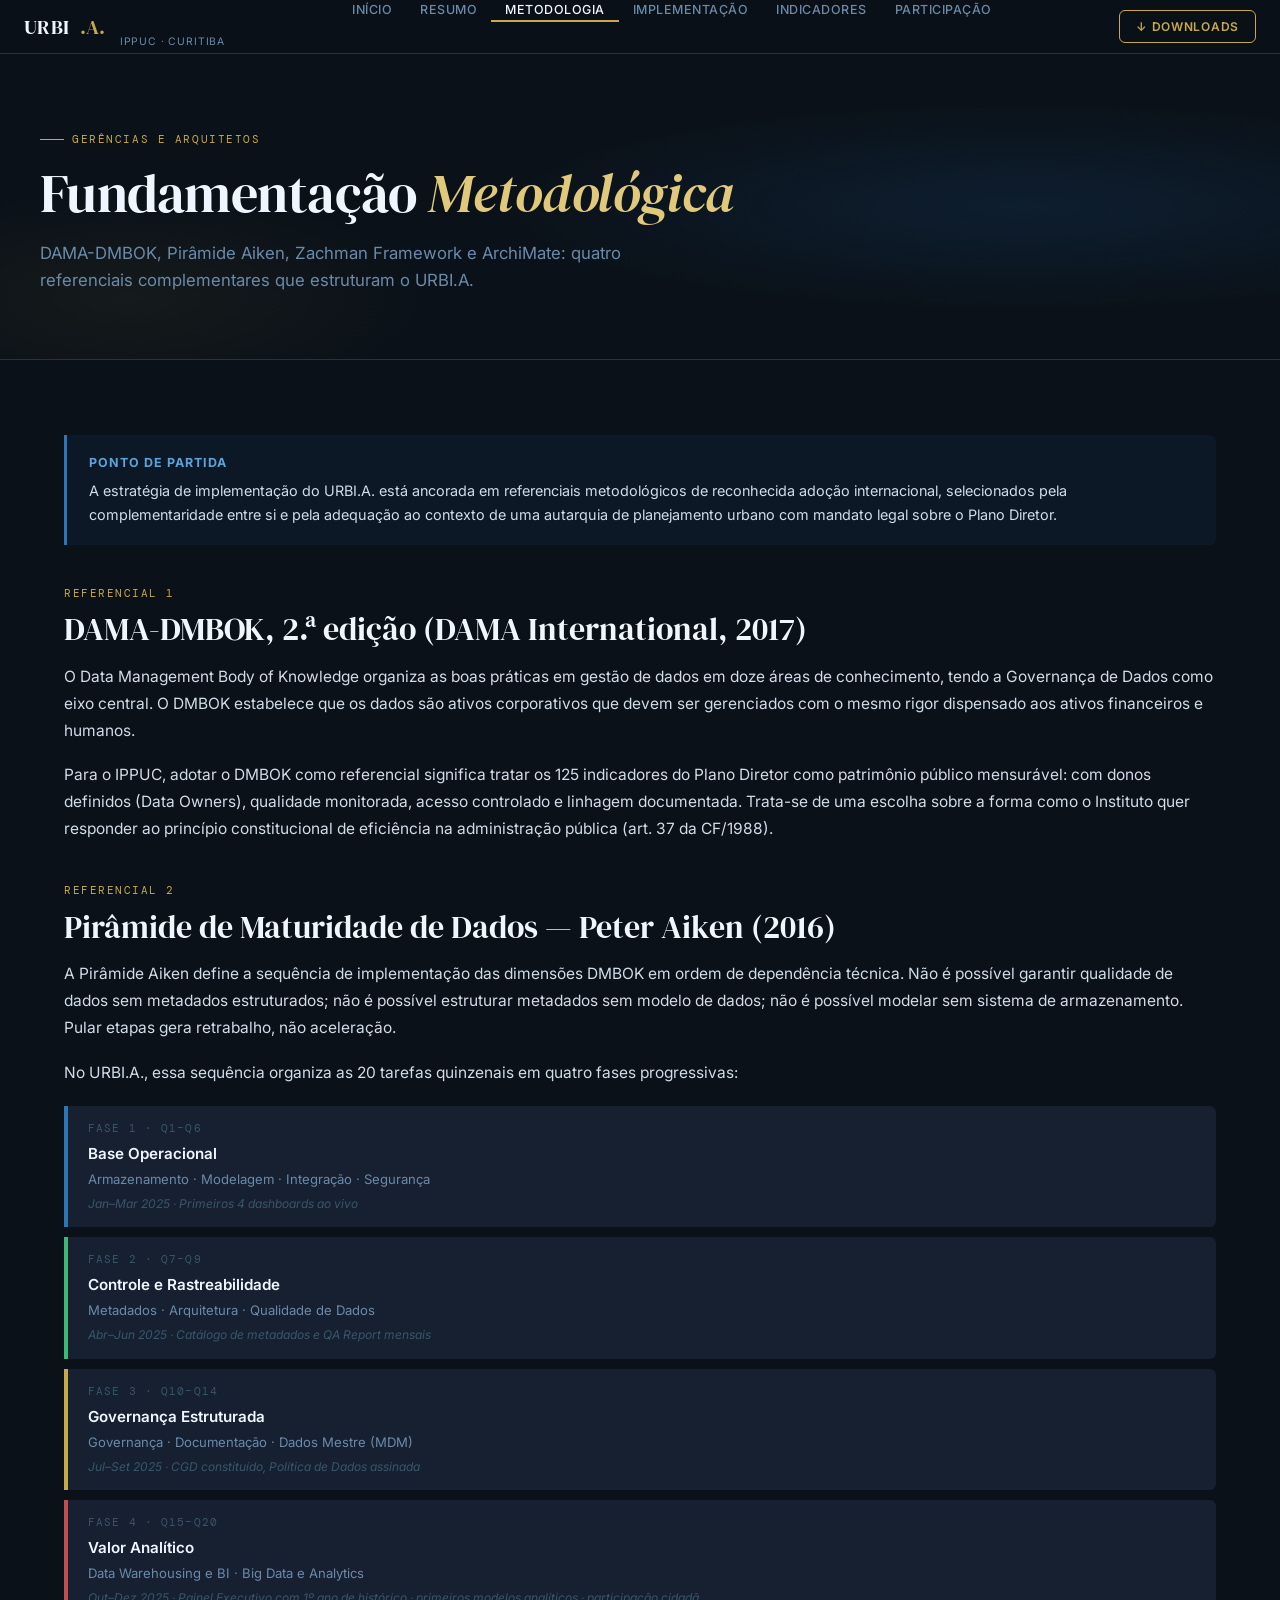
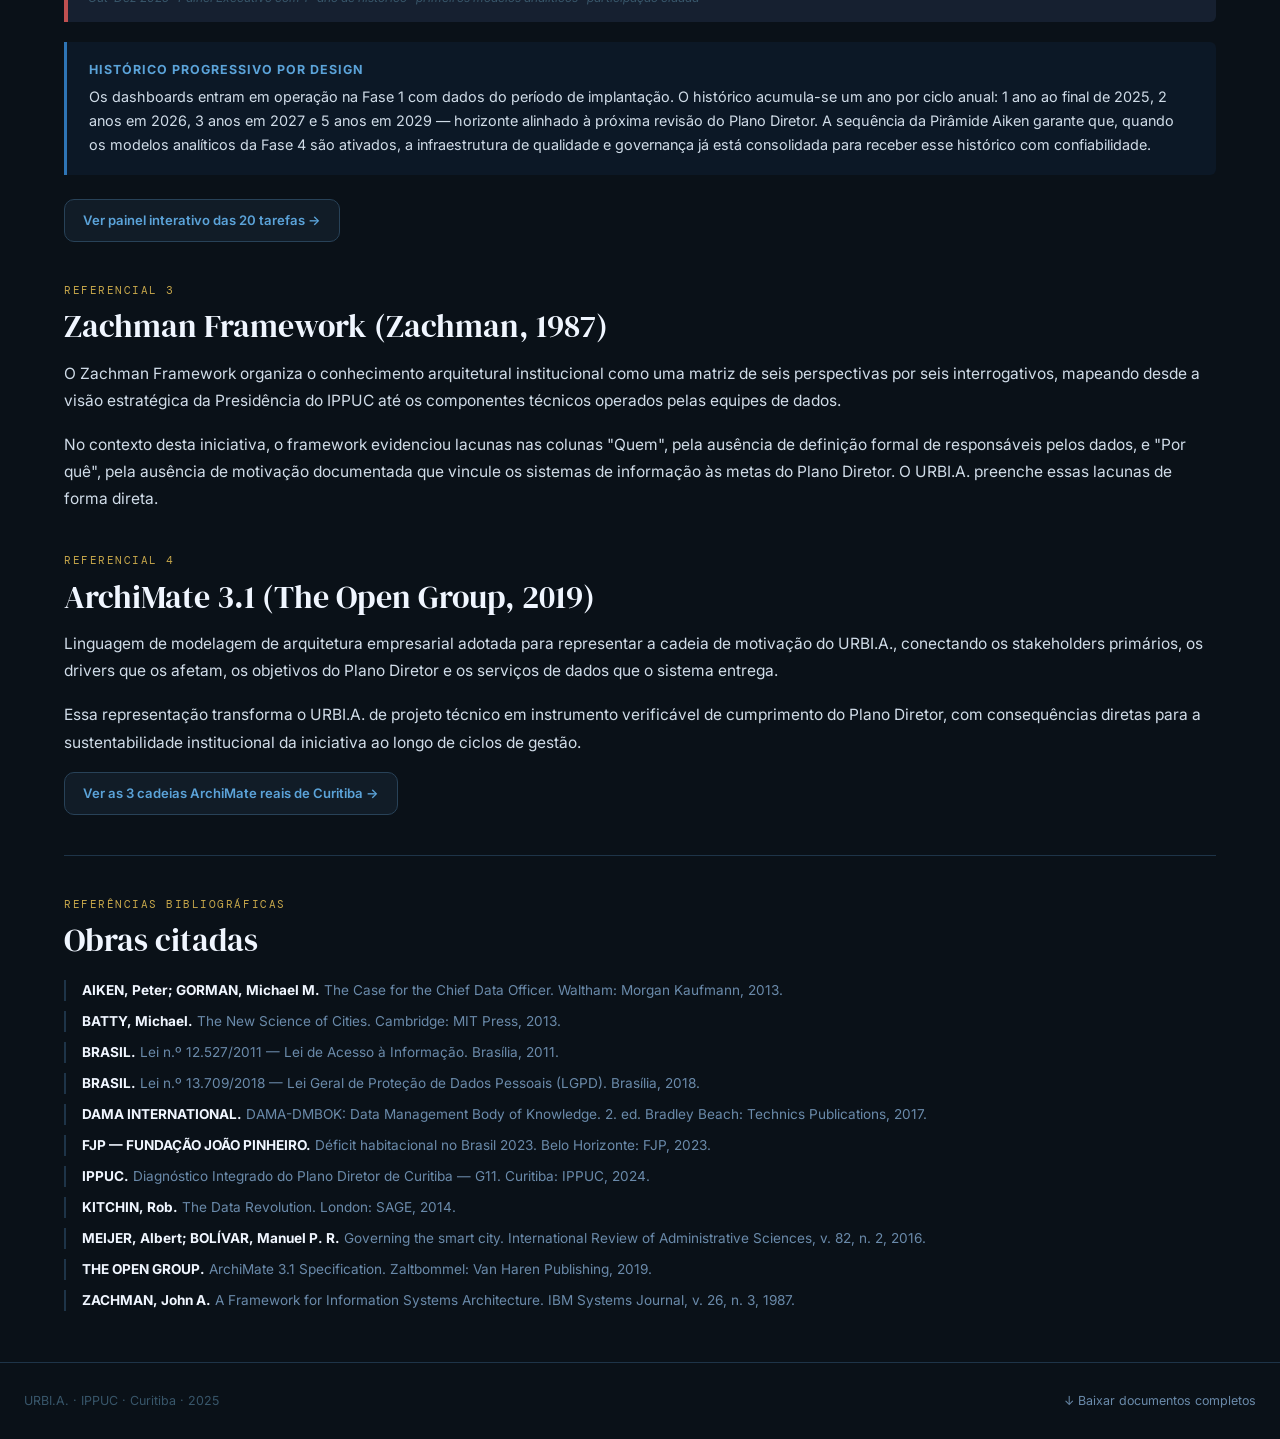
<file: metodologia.html>
<!DOCTYPE html>
<html lang="pt-BR">
<head>
<meta charset="UTF-8">
<meta name="viewport" content="width=device-width,initial-scale=1">
<title>Metodologia — URBI.A. · IPPUC</title>
<link rel="stylesheet" href="style.css">
<style>
.phase-strip {
  border-left: 4px solid var(--blue-l);
  padding: 14px 20px;
  background: var(--ink3);
  border-radius: 0 var(--r) var(--r) 0;
  margin-bottom: 10px;
}
.phase-strip.p2 { border-left-color: var(--green-l); }
.phase-strip.p3 { border-left-color: var(--gold); }
.phase-strip.p4 { border-left-color: #c05050; }
.phase-label { font-family: var(--f-mono); font-size:.7rem; letter-spacing:.1em; text-transform:uppercase; color:var(--text-dim); margin-bottom:4px; }
.phase-title { font-size:.95rem; font-weight:600; color:var(--white); margin-bottom:3px; }
.phase-dims { font-size:.82rem; color:var(--text-muted); }
.phase-period { font-size:.75rem; color:var(--text-dim); font-style:italic; margin-top:4px; }
.ref-list { list-style:none; display:flex; flex-direction:column; gap:10px; }
.ref-list li {
  font-size:.85rem; color:var(--text-muted); line-height:1.55;
  padding-left:16px; border-left:2px solid var(--line);
}
.ref-list li strong { color:var(--white); }
</style>
</head>
<body>
<nav class="nav">
  <a href="index.html" class="nav-logo">URBI<span>.A.</span><small>IPPUC · Curitiba</small></a>
  <ul class="nav-links">
    <li><a href="index.html">Início</a></li>
    <li><a href="resumo-executivo.html">Resumo</a></li>
    <li><a href="metodologia.html" class="active">Metodologia</a></li>
    <li><a href="implementacao.html">Implementação</a></li>
    <li><a href="indicadores.html">Indicadores</a></li>
    <li><a href="participacao.html">Participação</a></li>
  </ul>
  <a href="downloads.html" class="nav-dl">↓ Downloads</a>
</nav>

<div class="hero">
  <div class="hero-inner">
    <div class="hero-tag">Gerências e Arquitetos</div>
    <h1>Fundamentação <em>Metodológica</em></h1>
    <p class="hero-sub">DAMA-DMBOK, Pirâmide Aiken, Zachman Framework e ArchiMate: quatro referenciais complementares que estruturam o URBI.A.</p>
  </div>
</div>

<main class="page">

  <div class="callout reveal">
    <strong>Ponto de partida</strong>
    <p>A estratégia de implementação do URBI.A. está ancorada em referenciais metodológicos de reconhecida adoção internacional, selecionados pela complementaridade entre si e pela adequação ao contexto de uma autarquia de planejamento urbano com mandato legal sobre o Plano Diretor.</p>
  </div>

  <!-- DMBOK -->
  <section style="margin:40px 0">
    <div class="sec-label reveal">Referencial 1</div>
    <h2 class="sec-title reveal">DAMA-DMBOK, 2.ª edição (DAMA International, 2017)</h2>
    <div class="prose reveal">
      <p>O Data Management Body of Knowledge organiza as boas práticas em gestão de dados em doze áreas de conhecimento, tendo a Governança de Dados como eixo central. O DMBOK estabelece que os dados são ativos corporativos que devem ser gerenciados com o mesmo rigor dispensado aos ativos financeiros e humanos.</p>
      <p>Para o IPPUC, adotar o DMBOK como referencial significa tratar os 125 indicadores do Plano Diretor como patrimônio público mensurável: com donos definidos (Data Owners), qualidade monitorada, acesso controlado e linhagem documentada. Trata-se de uma escolha sobre a forma como o Instituto quer responder ao princípio constitucional de eficiência na administração pública (art. 37 da CF/1988).</p>
    </div>
  </section>

  <!-- AIKEN -->
  <section style="margin:40px 0">
    <div class="sec-label reveal">Referencial 2</div>
    <h2 class="sec-title reveal">Pirâmide de Maturidade de Dados — Peter Aiken (2016)</h2>
    <div class="prose reveal">
      <p>A Pirâmide Aiken define a sequência de implementação das dimensões DMBOK em ordem de dependência técnica. Não é possível garantir qualidade de dados sem metadados estruturados; não é possível estruturar metadados sem modelo de dados; não é possível modelar sem sistema de armazenamento. Pular etapas gera retrabalho, não aceleração.</p>
      <p>No URBI.A., essa sequência organiza as 20 tarefas quinzenais em quatro fases progressivas:</p>
    </div>
    <div style="margin-top:20px">
      <div class="phase-strip reveal">
        <div class="phase-label">Fase 1 · Q1–Q6</div>
        <div class="phase-title">Base Operacional</div>
        <div class="phase-dims">Armazenamento · Modelagem · Integração · Segurança</div>
        <div class="phase-period">Jan–Mar 2025 · Primeiros 4 dashboards ao vivo</div>
      </div>
      <div class="phase-strip p2 reveal">
        <div class="phase-label">Fase 2 · Q7–Q9</div>
        <div class="phase-title">Controle e Rastreabilidade</div>
        <div class="phase-dims">Metadados · Arquitetura · Qualidade de Dados</div>
        <div class="phase-period">Abr–Jun 2025 · Catálogo de metadados e QA Report mensais</div>
      </div>
      <div class="phase-strip p3 reveal">
        <div class="phase-label">Fase 3 · Q10–Q14</div>
        <div class="phase-title">Governança Estruturada</div>
        <div class="phase-dims">Governança · Documentação · Dados Mestre (MDM)</div>
        <div class="phase-period">Jul–Set 2025 · CGD constituído, Política de Dados assinada</div>
      </div>
      <div class="phase-strip p4 reveal">
        <div class="phase-label">Fase 4 · Q15–Q20</div>
        <div class="phase-title">Valor Analítico</div>
        <div class="phase-dims">Data Warehousing e BI · Big Data e Analytics</div>
        <div class="phase-period">Out–Dez 2025 · Painel Executivo com 1º ano de histórico · primeiros modelos analíticos · participação cidadã</div>
      </div>
    </div>
    <div class="callout" style="margin-top:20px">
      <strong>Histórico progressivo por design</strong>
      <p>Os dashboards entram em operação na Fase 1 com dados do período de implantação. O histórico acumula-se um ano por ciclo anual: 1 ano ao final de 2025, 2 anos em 2026, 3 anos em 2027 e 5 anos em 2029 — horizonte alinhado à próxima revisão do Plano Diretor. A sequência da Pirâmide Aiken garante que, quando os modelos analíticos da Fase 4 são ativados, a infraestrutura de qualidade e governança já está consolidada para receber esse histórico com confiabilidade.</p>
    </div>
    <div style="margin-top:16px">
      <a href="implementacao.html" class="card" style="display:inline-flex;align-items:center;gap:6px;padding:10px 18px;font-size:.82rem;font-weight:600;color:var(--blue-xl);text-decoration:none;border-color:var(--line2)">Ver painel interativo das 20 tarefas →</a>
    </div>
  </section>

  <!-- ZACHMAN -->
  <section style="margin:40px 0">
    <div class="sec-label reveal">Referencial 3</div>
    <h2 class="sec-title reveal">Zachman Framework (Zachman, 1987)</h2>
    <div class="prose reveal">
      <p>O Zachman Framework organiza o conhecimento arquitetural institucional como uma matriz de seis perspectivas por seis interrogativos, mapeando desde a visão estratégica da Presidência do IPPUC até os componentes técnicos operados pelas equipes de dados.</p>
      <p>No contexto desta iniciativa, o framework evidenciou lacunas nas colunas "Quem", pela ausência de definição formal de responsáveis pelos dados, e "Por quê", pela ausência de motivação documentada que vincule os sistemas de informação às metas do Plano Diretor. O URBI.A. preenche essas lacunas de forma direta.</p>
    </div>
  </section>

  <!-- ARCHIMATE -->
  <section style="margin:40px 0">
    <div class="sec-label reveal">Referencial 4</div>
    <h2 class="sec-title reveal">ArchiMate 3.1 (The Open Group, 2019)</h2>
    <div class="prose reveal">
      <p>Linguagem de modelagem de arquitetura empresarial adotada para representar a cadeia de motivação do URBI.A., conectando os stakeholders primários, os drivers que os afetam, os objetivos do Plano Diretor e os serviços de dados que o sistema entrega.</p>
      <p>Essa representação transforma o URBI.A. de projeto técnico em instrumento verificável de cumprimento do Plano Diretor, com consequências diretas para a sustentabilidade institucional da iniciativa ao longo de ciclos de gestão.</p>
    </div>
    <a href="contextualizacao.html" class="card" style="display:inline-flex;align-items:center;gap:6px;margin-top:16px;padding:10px 18px;font-size:.82rem;font-weight:600;color:var(--blue-xl);text-decoration:none;border-color:var(--line2)">Ver as 3 cadeias ArchiMate reais de Curitiba →</a>
  </section>

  <div class="div reveal"></div>

  <!-- REFERÊNCIAS -->
  <section class="reveal">
    <div class="sec-label">Referências bibliográficas</div>
    <h2 class="sec-title">Obras citadas</h2>
    <ul class="ref-list" style="margin-top:20px">
      <li><strong>AIKEN, Peter; GORMAN, Michael M.</strong> The Case for the Chief Data Officer. Waltham: Morgan Kaufmann, 2013.</li>
      <li><strong>BATTY, Michael.</strong> The New Science of Cities. Cambridge: MIT Press, 2013.</li>
      <li><strong>BRASIL.</strong> Lei n.º 12.527/2011 — Lei de Acesso à Informação. Brasília, 2011.</li>
      <li><strong>BRASIL.</strong> Lei n.º 13.709/2018 — Lei Geral de Proteção de Dados Pessoais (LGPD). Brasília, 2018.</li>
      <li><strong>DAMA INTERNATIONAL.</strong> DAMA-DMBOK: Data Management Body of Knowledge. 2. ed. Bradley Beach: Technics Publications, 2017.</li>
      <li><strong>FJP — FUNDAÇÃO JOÃO PINHEIRO.</strong> Déficit habitacional no Brasil 2023. Belo Horizonte: FJP, 2023.</li>
      <li><strong>IPPUC.</strong> Diagnóstico Integrado do Plano Diretor de Curitiba — G11. Curitiba: IPPUC, 2024.</li>
      <li><strong>KITCHIN, Rob.</strong> The Data Revolution. London: SAGE, 2014.</li>
      <li><strong>MEIJER, Albert; BOLÍVAR, Manuel P. R.</strong> Governing the smart city. International Review of Administrative Sciences, v. 82, n. 2, 2016.</li>
      <li><strong>THE OPEN GROUP.</strong> ArchiMate 3.1 Specification. Zaltbommel: Van Haren Publishing, 2019.</li>
      <li><strong>ZACHMAN, John A.</strong> A Framework for Information Systems Architecture. IBM Systems Journal, v. 26, n. 3, 1987.</li>
    </ul>
  </section>

</main>
<footer class="footer">
  <span>URBI.A. · IPPUC · Curitiba · 2025</span>
  <a href="downloads.html">↓ Baixar documentos completos</a>
</footer>
<script src="shared.js"></script>
</body>
</html>
</file>
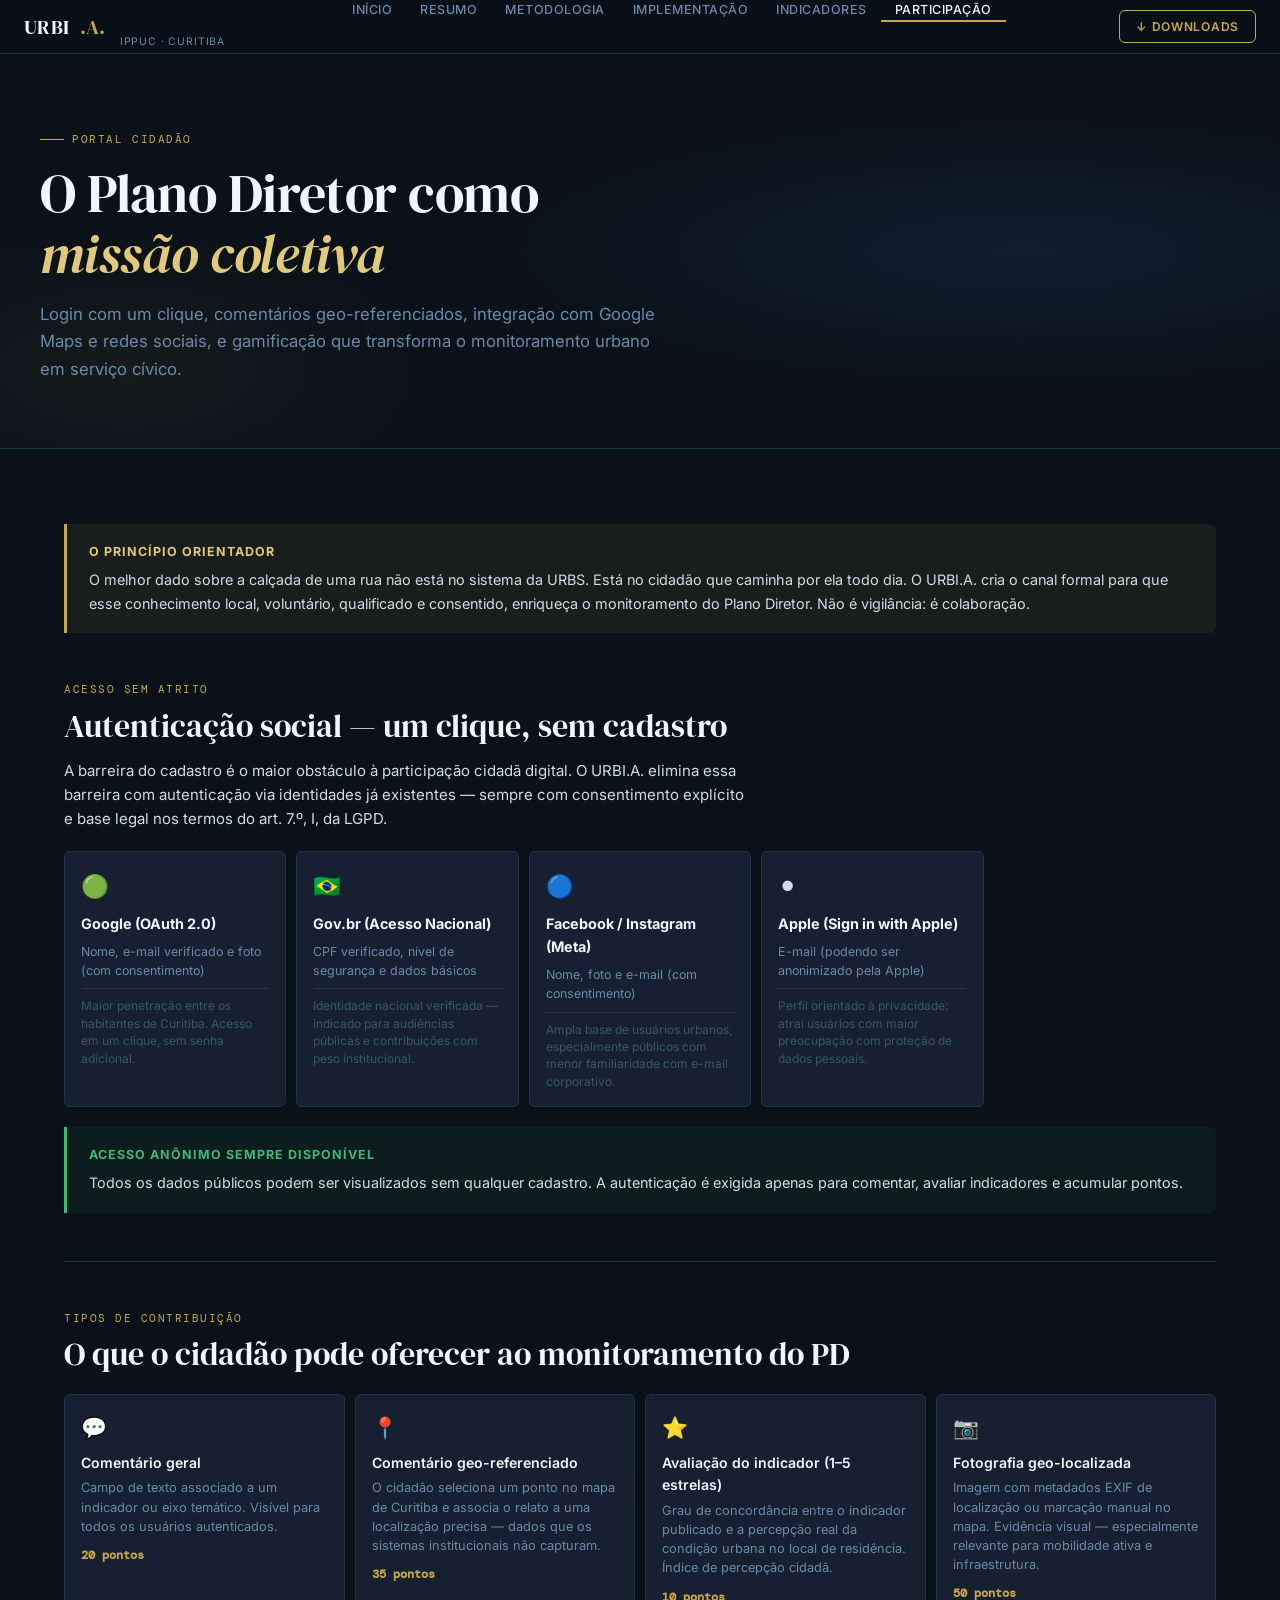
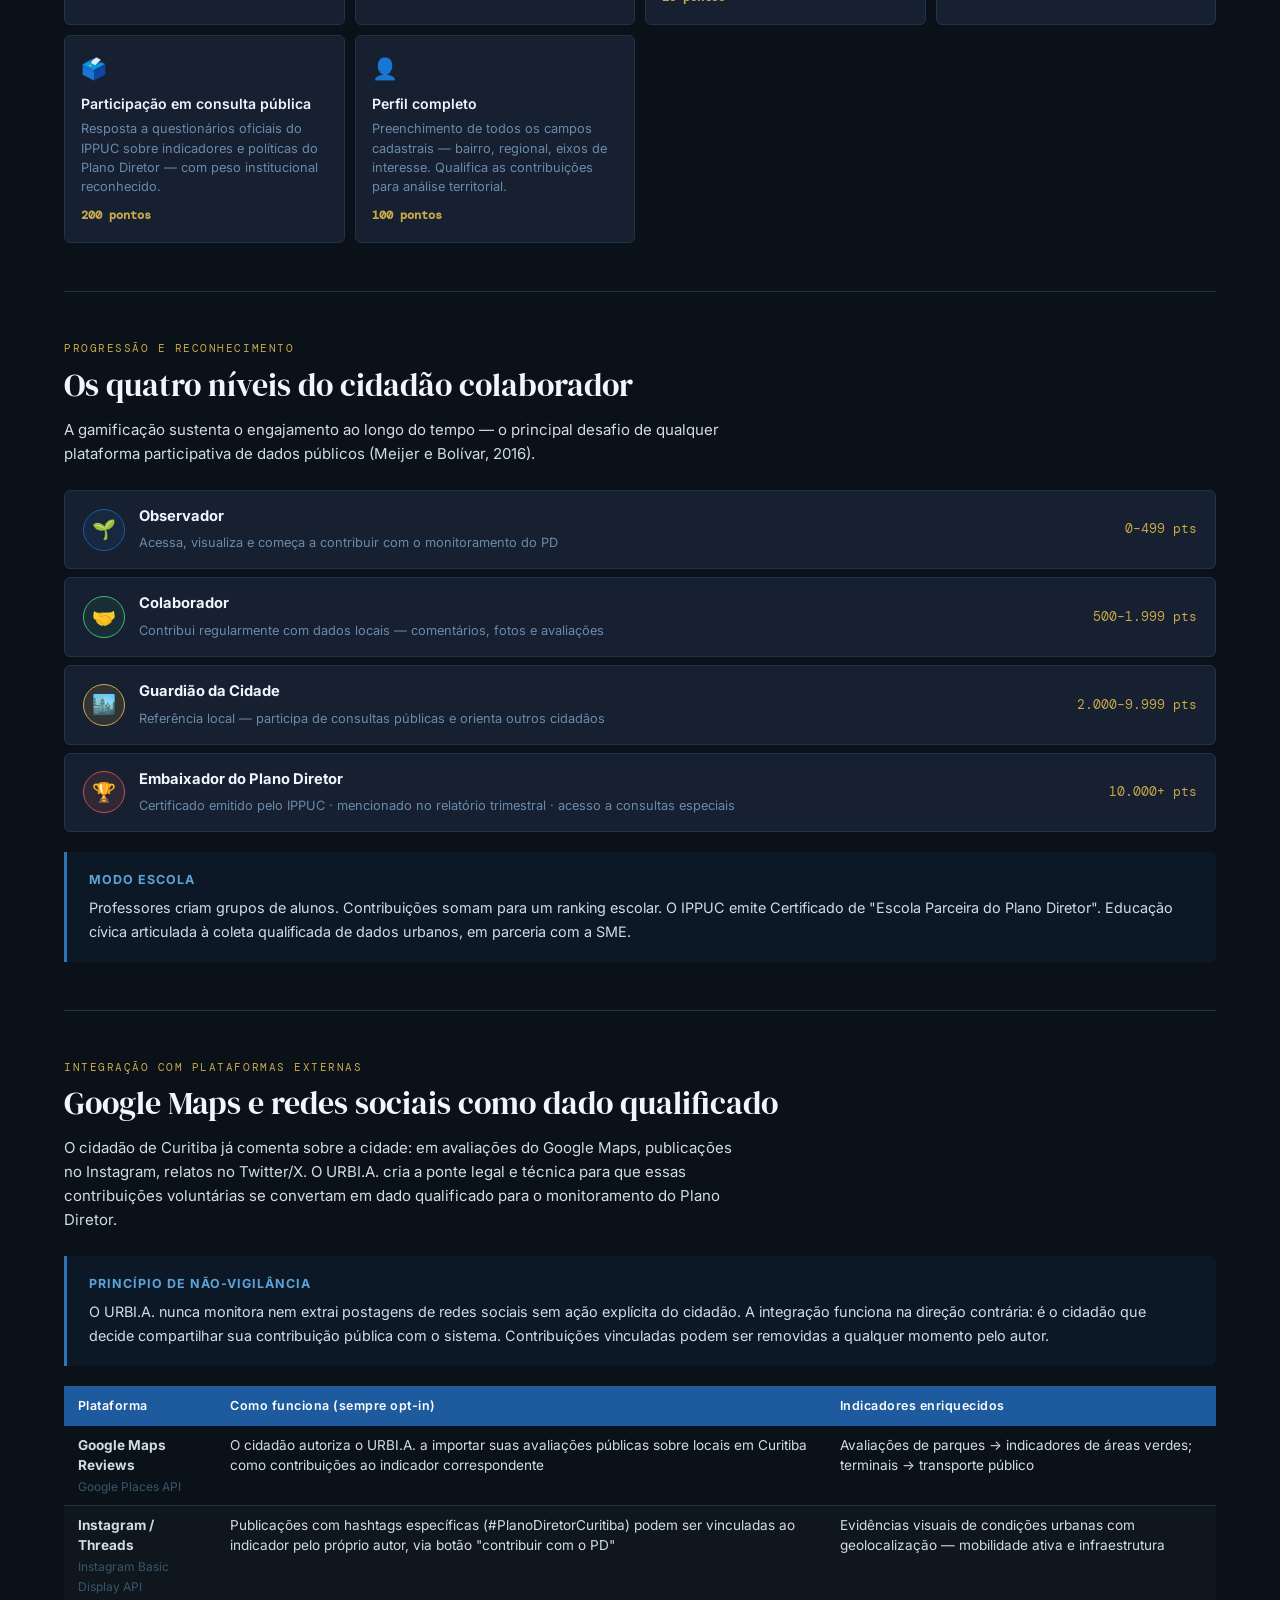
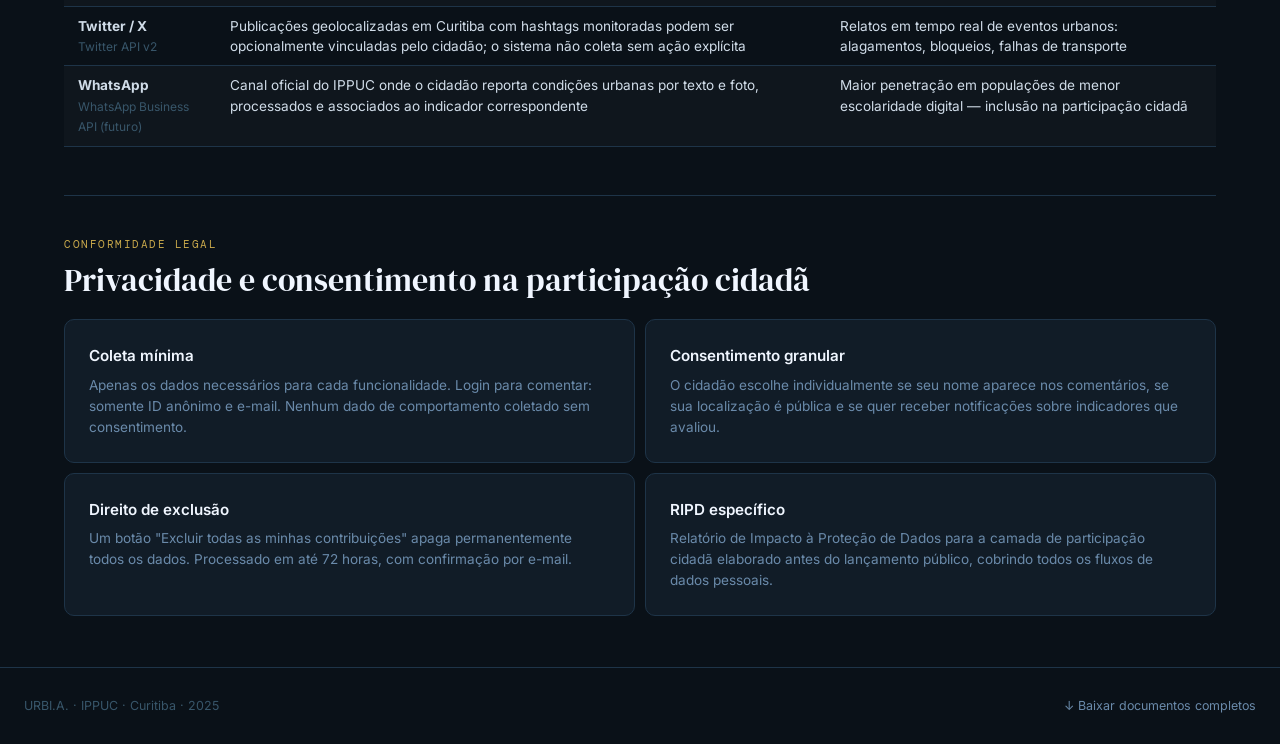
<file: participacao.html>
<!DOCTYPE html>
<html lang="pt-BR">
<head>
<meta charset="UTF-8">
<meta name="viewport" content="width=device-width,initial-scale=1">
<title>Participação Cidadã — URBI.A. · IPPUC</title>
<link rel="stylesheet" href="style.css">
<style>
.login-grid {
  display:grid; grid-template-columns:repeat(auto-fill,minmax(220px,1fr)); gap:10px; margin-top:20px;
}
.login-card {
  background:var(--ink3); border:1px solid var(--line); border-radius:var(--r);
  padding:16px; display:flex; flex-direction:column; gap:8px;
}
.login-logo { font-size:1.4rem; }
.login-name { font-size:.9rem; font-weight:700; color:var(--white); }
.login-data { font-size:.78rem; color:var(--text-muted); line-height:1.5; }
.login-why  { font-size:.75rem; color:var(--text-dim); border-top:1px solid var(--line); padding-top:8px; line-height:1.45; }

.level-strip {
  display:grid; grid-template-columns:auto 1fr auto; align-items:center; gap:14px;
  background:var(--ink3); border:1px solid var(--line); border-radius:var(--r);
  padding:14px 18px; margin-bottom:8px;
}
.level-badge {
  width:42px; height:42px; border-radius:50%; display:flex; align-items:center; justify-content:center;
  font-size:1.2rem; flex-shrink:0;
}
.level-info strong { font-size:.92rem; color:var(--white); display:block; margin-bottom:2px; }
.level-info span { font-size:.8rem; color:var(--text-muted); }
.level-pts {
  font-family:var(--f-mono); font-size:.8rem; color:var(--gold); white-space:nowrap;
  text-align:right;
}

.contrib-grid {
  display:grid; grid-template-columns:repeat(auto-fill,minmax(260px,1fr)); gap:10px; margin-top:20px;
}
.contrib-card {
  background:var(--ink3); border:1px solid var(--line); border-radius:var(--r); padding:16px;
}
.contrib-icon { font-size:1.3rem; margin-bottom:8px; }
.contrib-type { font-size:.88rem; font-weight:600; color:var(--white); margin-bottom:4px; }
.contrib-desc { font-size:.8rem; color:var(--text-muted); line-height:1.5; }
.contrib-pts {
  margin-top:10px; font-family:var(--f-mono); font-size:.78rem;
  color:var(--gold); font-weight:600;
}
</style>
</head>
<body>
<nav class="nav">
  <a href="index.html" class="nav-logo">URBI<span>.A.</span><small>IPPUC · Curitiba</small></a>
  <ul class="nav-links">
    <li><a href="index.html">Início</a></li>
    <li><a href="resumo-executivo.html">Resumo</a></li>
    <li><a href="metodologia.html">Metodologia</a></li>
    <li><a href="implementacao.html">Implementação</a></li>
    <li><a href="indicadores.html">Indicadores</a></li>
    <li><a href="participacao.html" class="active">Participação</a></li>
  </ul>
  <a href="downloads.html" class="nav-dl">↓ Downloads</a>
</nav>

<div class="hero">
  <div class="hero-inner">
    <div class="hero-tag">Portal Cidadão</div>
    <h1>O Plano Diretor como<br><em>missão coletiva</em></h1>
    <p class="hero-sub">Login com um clique, comentários geo-referenciados, integração com Google Maps e redes sociais, e gamificação que transforma o monitoramento urbano em serviço cívico.</p>
  </div>
</div>

<main class="page">

  <div class="callout gold reveal">
    <strong>O princípio orientador</strong>
    <p>O melhor dado sobre a calçada de uma rua não está no sistema da URBS. Está no cidadão que caminha por ela todo dia. O URBI.A. cria o canal formal para que esse conhecimento local, voluntário, qualificado e consentido, enriqueça o monitoramento do Plano Diretor. Não é vigilância: é colaboração.</p>
  </div>

  <!-- LOGIN -->
  <section id="login" style="margin:48px 0;scroll-margin-top:80px">
    <div class="sec-label reveal">Acesso sem atrito</div>
    <h2 class="sec-title reveal">Autenticação social — um clique, sem cadastro</h2>
    <p class="prose reveal" style="max-width:680px;margin-bottom:4px">A barreira do cadastro é o maior obstáculo à participação cidadã digital. O URBI.A. elimina essa barreira com autenticação via identidades já existentes — sempre com consentimento explícito e base legal nos termos do art. 7.º, I, da LGPD.</p>
    <div class="login-grid reveal">
      <div class="login-card">
        <div class="login-logo">🟢</div>
        <div class="login-name">Google (OAuth 2.0)</div>
        <div class="login-data">Nome, e-mail verificado e foto (com consentimento)</div>
        <div class="login-why">Maior penetração entre os habitantes de Curitiba. Acesso em um clique, sem senha adicional.</div>
      </div>
      <div class="login-card">
        <div class="login-logo">🇧🇷</div>
        <div class="login-name">Gov.br (Acesso Nacional)</div>
        <div class="login-data">CPF verificado, nível de segurança e dados básicos</div>
        <div class="login-why">Identidade nacional verificada — indicado para audiências públicas e contribuições com peso institucional.</div>
      </div>
      <div class="login-card">
        <div class="login-logo">🔵</div>
        <div class="login-name">Facebook / Instagram (Meta)</div>
        <div class="login-data">Nome, foto e e-mail (com consentimento)</div>
        <div class="login-why">Ampla base de usuários urbanos, especialmente públicos com menor familiaridade com e-mail corporativo.</div>
      </div>
      <div class="login-card">
        <div class="login-logo">⚫</div>
        <div class="login-name">Apple (Sign in with Apple)</div>
        <div class="login-data">E-mail (podendo ser anonimizado pela Apple)</div>
        <div class="login-why">Perfil orientado à privacidade: atrai usuários com maior preocupação com proteção de dados pessoais.</div>
      </div>
    </div>
    <div class="callout green reveal" style="margin-top:20px">
      <strong>Acesso anônimo sempre disponível</strong>
      <p>Todos os dados públicos podem ser visualizados sem qualquer cadastro. A autenticação é exigida apenas para comentar, avaliar indicadores e acumular pontos.</p>
    </div>
  </section>

  <div class="div reveal"></div>

  <!-- CONTRIBUIÇÕES -->
  <section style="margin:48px 0">
    <div class="sec-label reveal">Tipos de contribuição</div>
    <h2 class="sec-title reveal">O que o cidadão pode oferecer ao monitoramento do PD</h2>
    <div class="contrib-grid reveal">
      <div class="contrib-card">
        <div class="contrib-icon">💬</div>
        <div class="contrib-type">Comentário geral</div>
        <div class="contrib-desc">Campo de texto associado a um indicador ou eixo temático. Visível para todos os usuários autenticados.</div>
        <div class="contrib-pts">20 pontos</div>
      </div>
      <div class="contrib-card">
        <div class="contrib-icon">📍</div>
        <div class="contrib-type">Comentário geo-referenciado</div>
        <div class="contrib-desc">O cidadão seleciona um ponto no mapa de Curitiba e associa o relato a uma localização precisa — dados que os sistemas institucionais não capturam.</div>
        <div class="contrib-pts">35 pontos</div>
      </div>
      <div class="contrib-card">
        <div class="contrib-icon">⭐</div>
        <div class="contrib-type">Avaliação do indicador (1–5 estrelas)</div>
        <div class="contrib-desc">Grau de concordância entre o indicador publicado e a percepção real da condição urbana no local de residência. Índice de percepção cidadã.</div>
        <div class="contrib-pts">10 pontos</div>
      </div>
      <div class="contrib-card">
        <div class="contrib-icon">📷</div>
        <div class="contrib-type">Fotografia geo-localizada</div>
        <div class="contrib-desc">Imagem com metadados EXIF de localização ou marcação manual no mapa. Evidência visual — especialmente relevante para mobilidade ativa e infraestrutura.</div>
        <div class="contrib-pts">50 pontos</div>
      </div>
      <div class="contrib-card">
        <div class="contrib-icon">🗳️</div>
        <div class="contrib-type">Participação em consulta pública</div>
        <div class="contrib-desc">Resposta a questionários oficiais do IPPUC sobre indicadores e políticas do Plano Diretor — com peso institucional reconhecido.</div>
        <div class="contrib-pts">200 pontos</div>
      </div>
      <div class="contrib-card">
        <div class="contrib-icon">👤</div>
        <div class="contrib-type">Perfil completo</div>
        <div class="contrib-desc">Preenchimento de todos os campos cadastrais — bairro, regional, eixos de interesse. Qualifica as contribuições para análise territorial.</div>
        <div class="contrib-pts">100 pontos</div>
      </div>
    </div>
  </section>

  <div class="div reveal"></div>

  <!-- GAMIFICAÇÃO -->
  <section id="gamificacao" style="margin:48px 0;scroll-margin-top:80px">
    <div class="sec-label reveal">Progressão e reconhecimento</div>
    <h2 class="sec-title reveal">Os quatro níveis do cidadão colaborador</h2>
    <p class="prose reveal" style="max-width:680px;margin-bottom:24px">A gamificação sustenta o engajamento ao longo do tempo — o principal desafio de qualquer plataforma participativa de dados públicos (Meijer e Bolívar, 2016).</p>
    <div class="reveal">
      <div class="level-strip">
        <div class="level-badge" style="background:rgba(30,90,158,.15);border:1px solid var(--blue)">🌱</div>
        <div class="level-info"><strong>Observador</strong><span>Acessa, visualiza e começa a contribuir com o monitoramento do PD</span></div>
        <div class="level-pts">0–499 pts</div>
      </div>
      <div class="level-strip">
        <div class="level-badge" style="background:rgba(42,122,82,.15);border:1px solid var(--green-l)">🤝</div>
        <div class="level-info"><strong>Colaborador</strong><span>Contribui regularmente com dados locais — comentários, fotos e avaliações</span></div>
        <div class="level-pts">500–1.999 pts</div>
      </div>
      <div class="level-strip">
        <div class="level-badge" style="background:rgba(200,168,75,.15);border:1px solid var(--gold)">🏙️</div>
        <div class="level-info"><strong>Guardião da Cidade</strong><span>Referência local — participa de consultas públicas e orienta outros cidadãos</span></div>
        <div class="level-pts">2.000–9.999 pts</div>
      </div>
      <div class="level-strip">
        <div class="level-badge" style="background:rgba(192,80,80,.15);border:1px solid #c05050">🏆</div>
        <div class="level-info"><strong>Embaixador do Plano Diretor</strong><span>Certificado emitido pelo IPPUC · mencionado no relatório trimestral · acesso a consultas especiais</span></div>
        <div class="level-pts">10.000+ pts</div>
      </div>
    </div>
    <div class="callout reveal" style="margin-top:20px">
      <strong>Modo Escola</strong>
      <p>Professores criam grupos de alunos. Contribuições somam para um ranking escolar. O IPPUC emite Certificado de "Escola Parceira do Plano Diretor". Educação cívica articulada à coleta qualificada de dados urbanos, em parceria com a SME.</p>
    </div>
  </section>

  <div class="div reveal"></div>

  <!-- REDES SOCIAIS -->
  <section id="redes" style="margin:48px 0;scroll-margin-top:80px">
    <div class="sec-label reveal">Integração com plataformas externas</div>
    <h2 class="sec-title reveal">Google Maps e redes sociais como dado qualificado</h2>
    <p class="prose reveal" style="max-width:680px;margin-bottom:20px">O cidadão de Curitiba já comenta sobre a cidade: em avaliações do Google Maps, publicações no Instagram, relatos no Twitter/X. O URBI.A. cria a ponte legal e técnica para que essas contribuições voluntárias se convertam em dado qualificado para o monitoramento do Plano Diretor.</p>
    <div class="callout" style="margin-bottom:20px">
      <strong>Princípio de não-vigilância</strong>
      <p>O URBI.A. nunca monitora nem extrai postagens de redes sociais sem ação explícita do cidadão. A integração funciona na direção contrária: é o cidadão que decide compartilhar sua contribuição pública com o sistema. Contribuições vinculadas podem ser removidas a qualquer momento pelo autor.</p>
    </div>
    <div class="tbl-wrap reveal">
      <table>
        <thead><tr><th>Plataforma</th><th>Como funciona (sempre opt-in)</th><th>Indicadores enriquecidos</th></tr></thead>
        <tbody>
          <tr>
            <td><strong>Google Maps Reviews</strong><br><span style="font-size:.75rem;color:var(--text-dim)">Google Places API</span></td>
            <td>O cidadão autoriza o URBI.A. a importar suas avaliações públicas sobre locais em Curitiba como contribuições ao indicador correspondente</td>
            <td>Avaliações de parques → indicadores de áreas verdes; terminais → transporte público</td>
          </tr>
          <tr>
            <td><strong>Instagram / Threads</strong><br><span style="font-size:.75rem;color:var(--text-dim)">Instagram Basic Display API</span></td>
            <td>Publicações com hashtags específicas (#PlanoDiretorCuritiba) podem ser vinculadas ao indicador pelo próprio autor, via botão "contribuir com o PD"</td>
            <td>Evidências visuais de condições urbanas com geolocalização — mobilidade ativa e infraestrutura</td>
          </tr>
          <tr>
            <td><strong>Twitter / X</strong><br><span style="font-size:.75rem;color:var(--text-dim)">Twitter API v2</span></td>
            <td>Publicações geolocalizadas em Curitiba com hashtags monitoradas podem ser opcionalmente vinculadas pelo cidadão; o sistema não coleta sem ação explícita</td>
            <td>Relatos em tempo real de eventos urbanos: alagamentos, bloqueios, falhas de transporte</td>
          </tr>
          <tr>
            <td><strong>WhatsApp</strong><br><span style="font-size:.75rem;color:var(--text-dim)">WhatsApp Business API (futuro)</span></td>
            <td>Canal oficial do IPPUC onde o cidadão reporta condições urbanas por texto e foto, processados e associados ao indicador correspondente</td>
            <td>Maior penetração em populações de menor escolaridade digital — inclusão na participação cidadã</td>
          </tr>
        </tbody>
      </table>
    </div>
  </section>

  <div class="div reveal"></div>

  <!-- LGPD -->
  <section class="reveal">
    <div class="sec-label">Conformidade legal</div>
    <h2 class="sec-title">Privacidade e consentimento na participação cidadã</h2>
    <div class="g2" style="margin-top:20px;gap:10px">
      <div class="card"><h3>Coleta mínima</h3><p>Apenas os dados necessários para cada funcionalidade. Login para comentar: somente ID anônimo e e-mail. Nenhum dado de comportamento coletado sem consentimento.</p></div>
      <div class="card"><h3>Consentimento granular</h3><p>O cidadão escolhe individualmente se seu nome aparece nos comentários, se sua localização é pública e se quer receber notificações sobre indicadores que avaliou.</p></div>
      <div class="card"><h3>Direito de exclusão</h3><p>Um botão "Excluir todas as minhas contribuições" apaga permanentemente todos os dados. Processado em até 72 horas, com confirmação por e-mail.</p></div>
      <div class="card"><h3>RIPD específico</h3><p>Relatório de Impacto à Proteção de Dados para a camada de participação cidadã elaborado antes do lançamento público, cobrindo todos os fluxos de dados pessoais.</p></div>
    </div>
  </section>

</main>

<footer class="footer">
  <span>URBI.A. · IPPUC · Curitiba · 2025</span>
  <a href="downloads.html">↓ Baixar documentos completos</a>
</footer>
<script src="shared.js"></script>
</body>
</html>
</file>
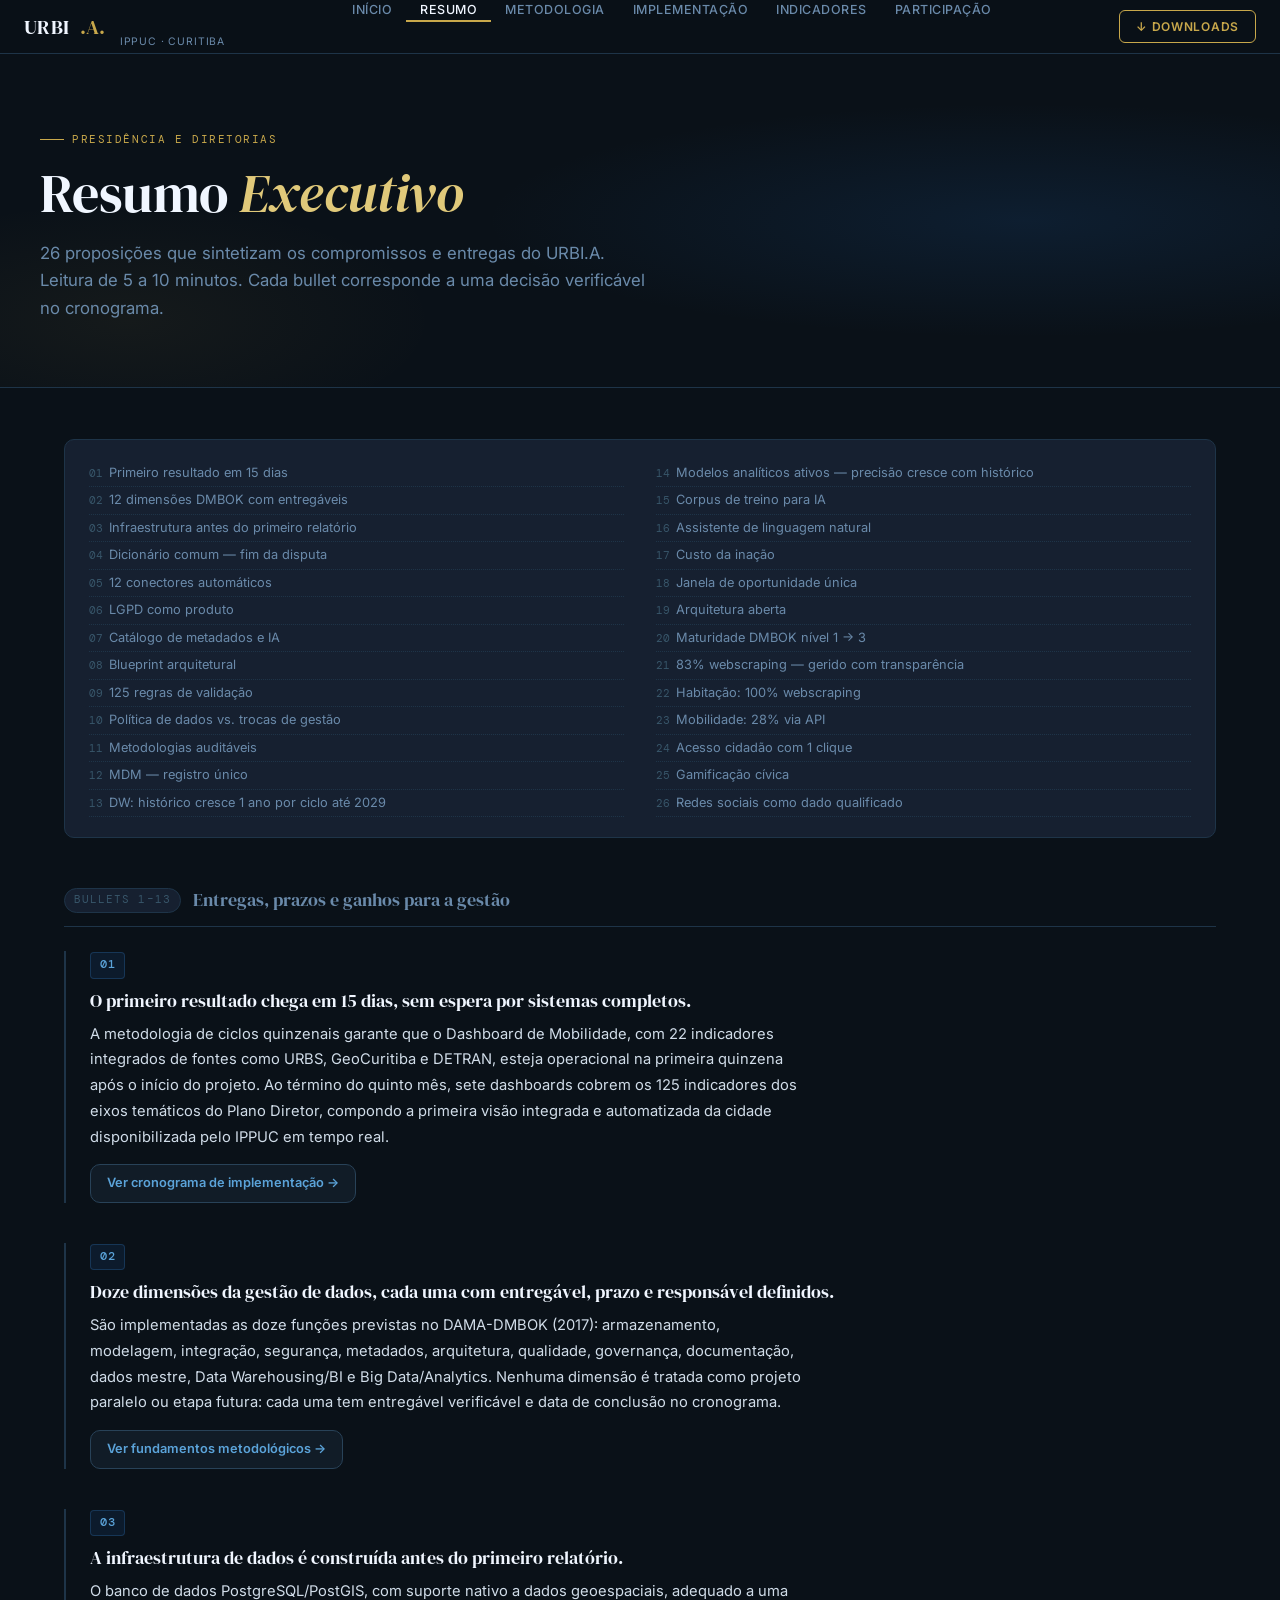
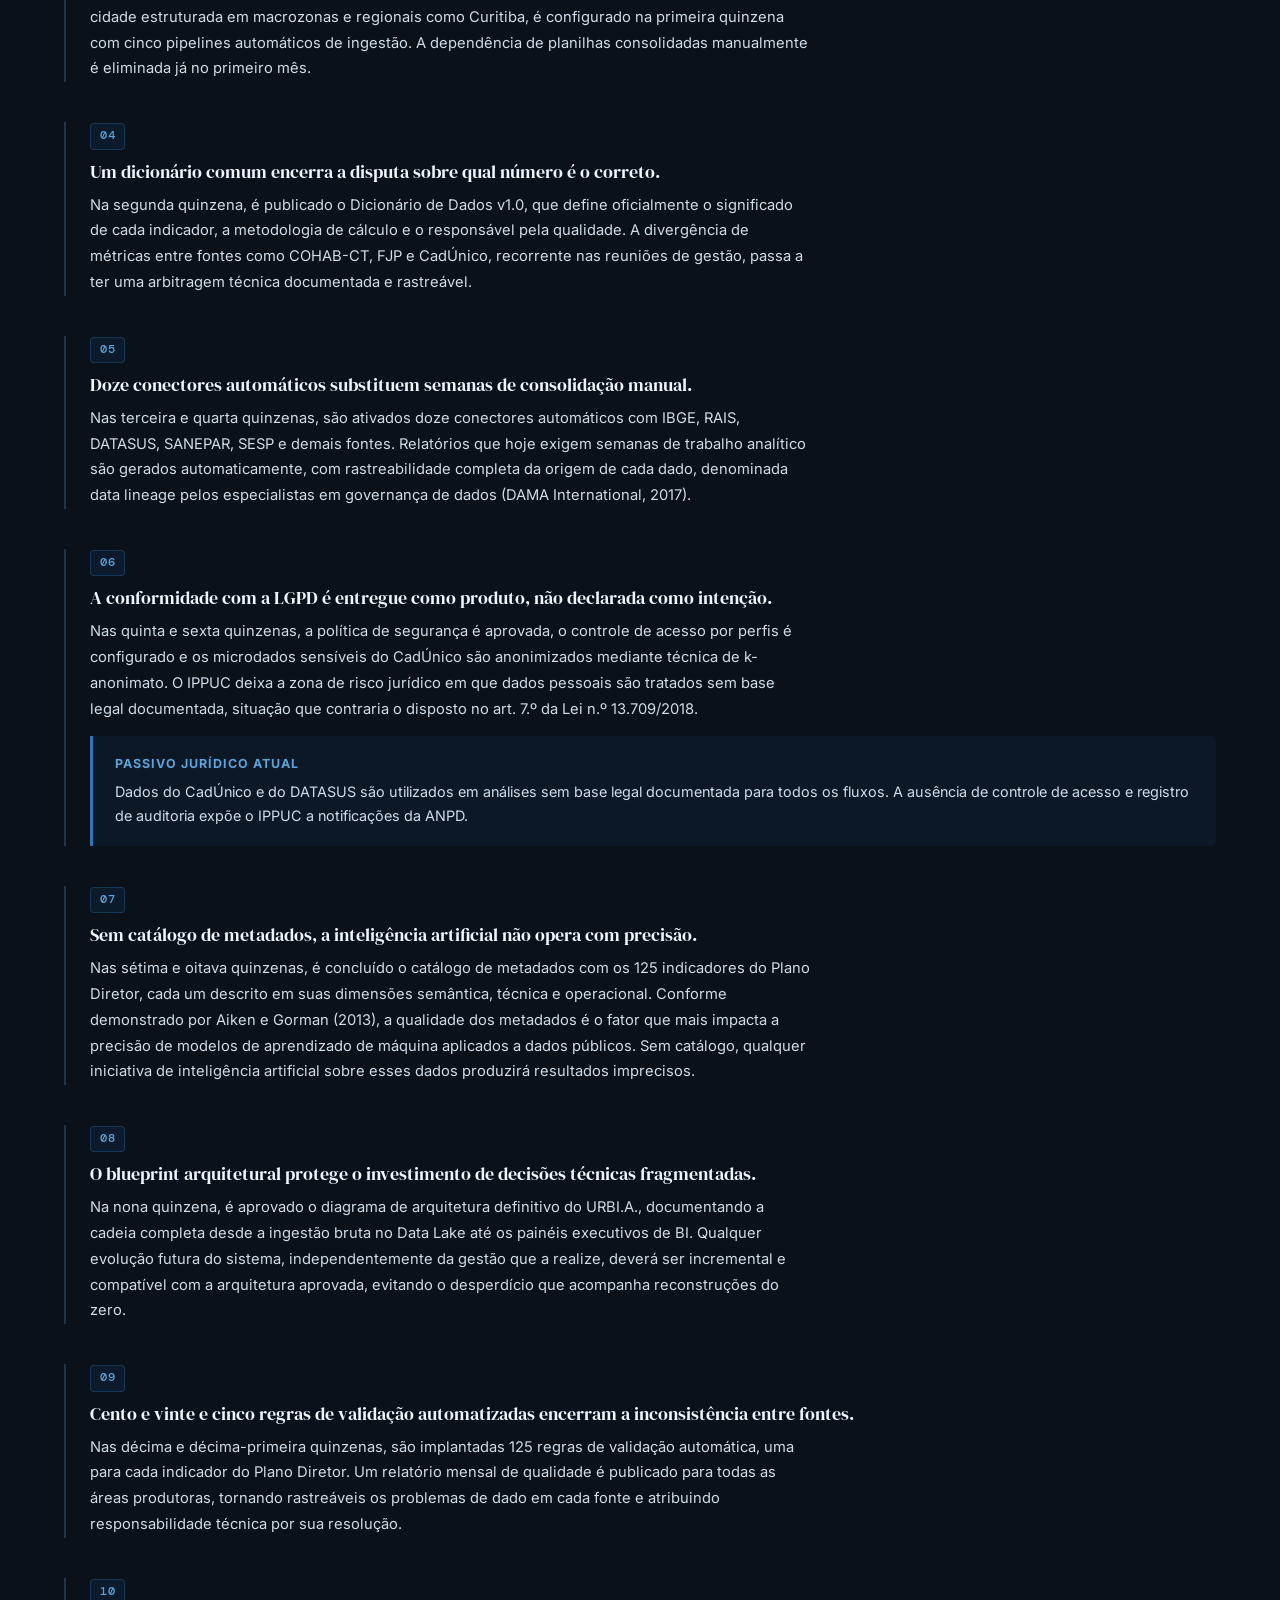
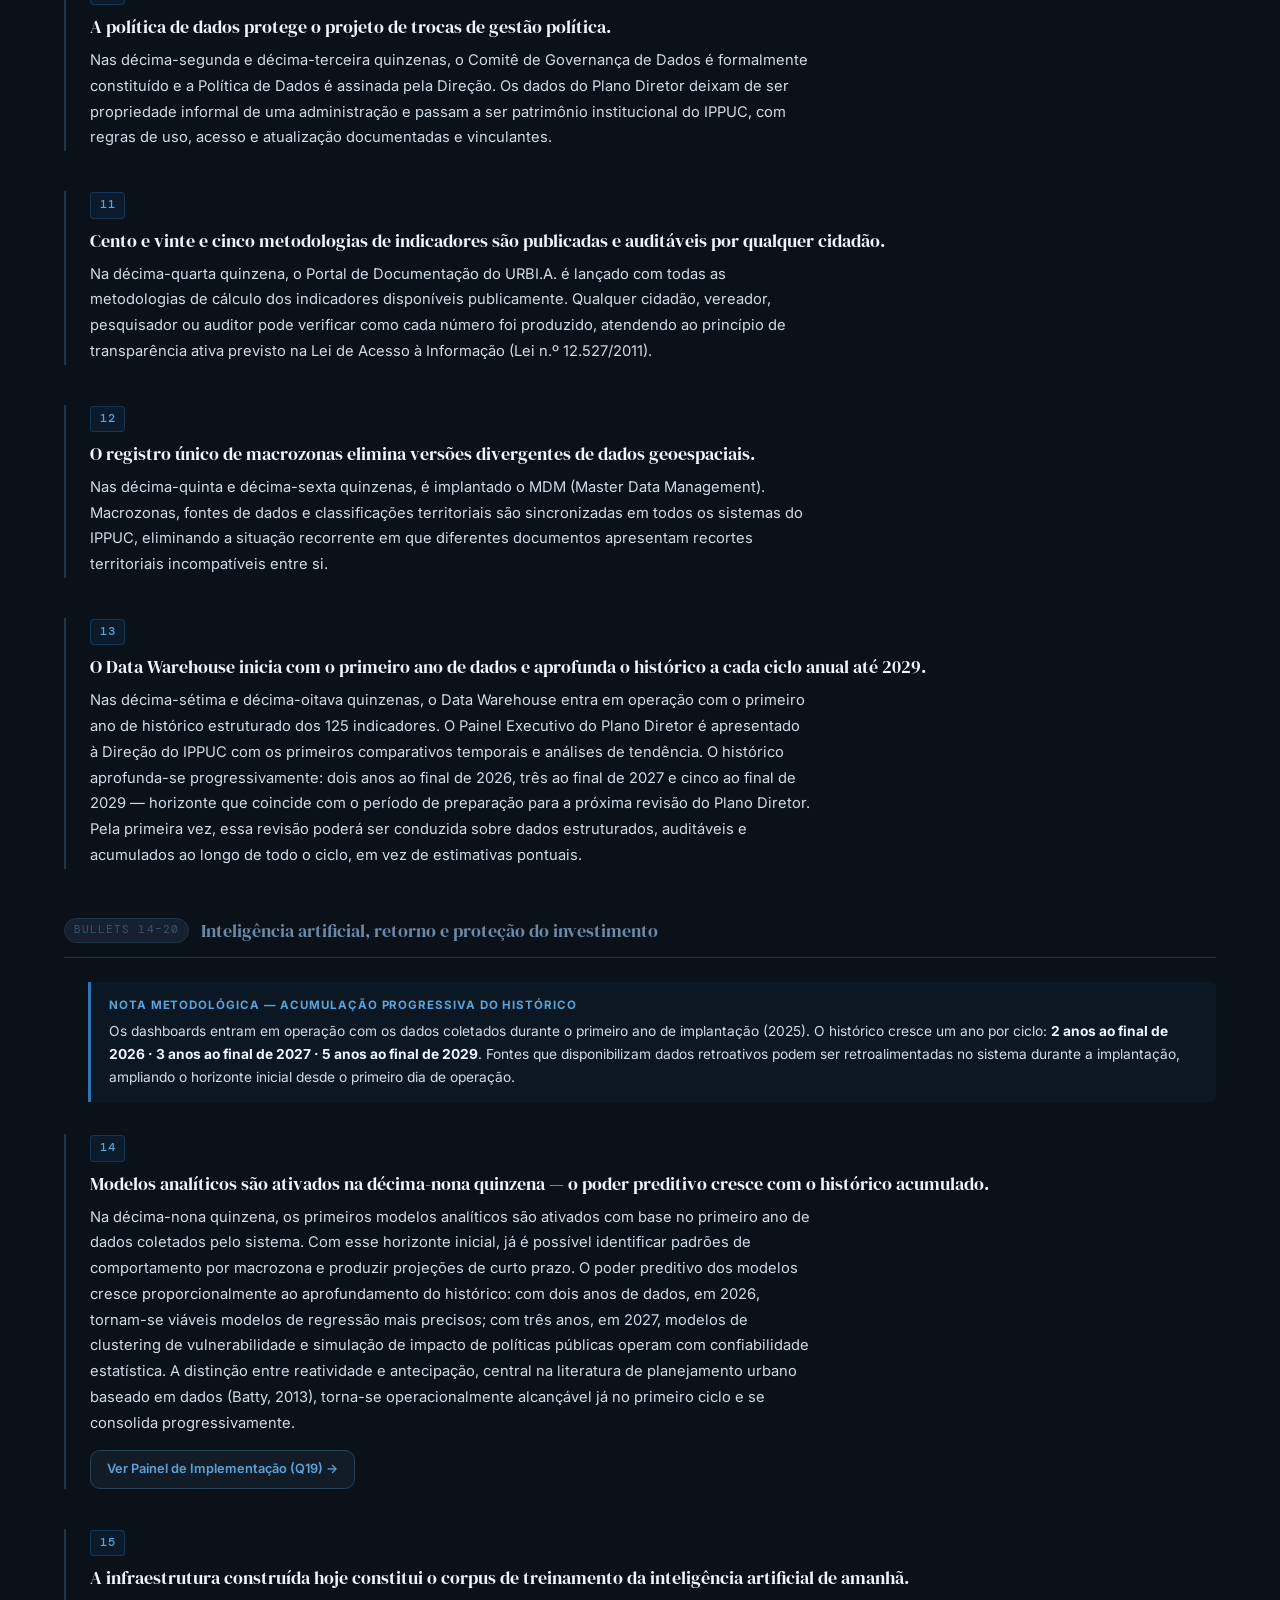
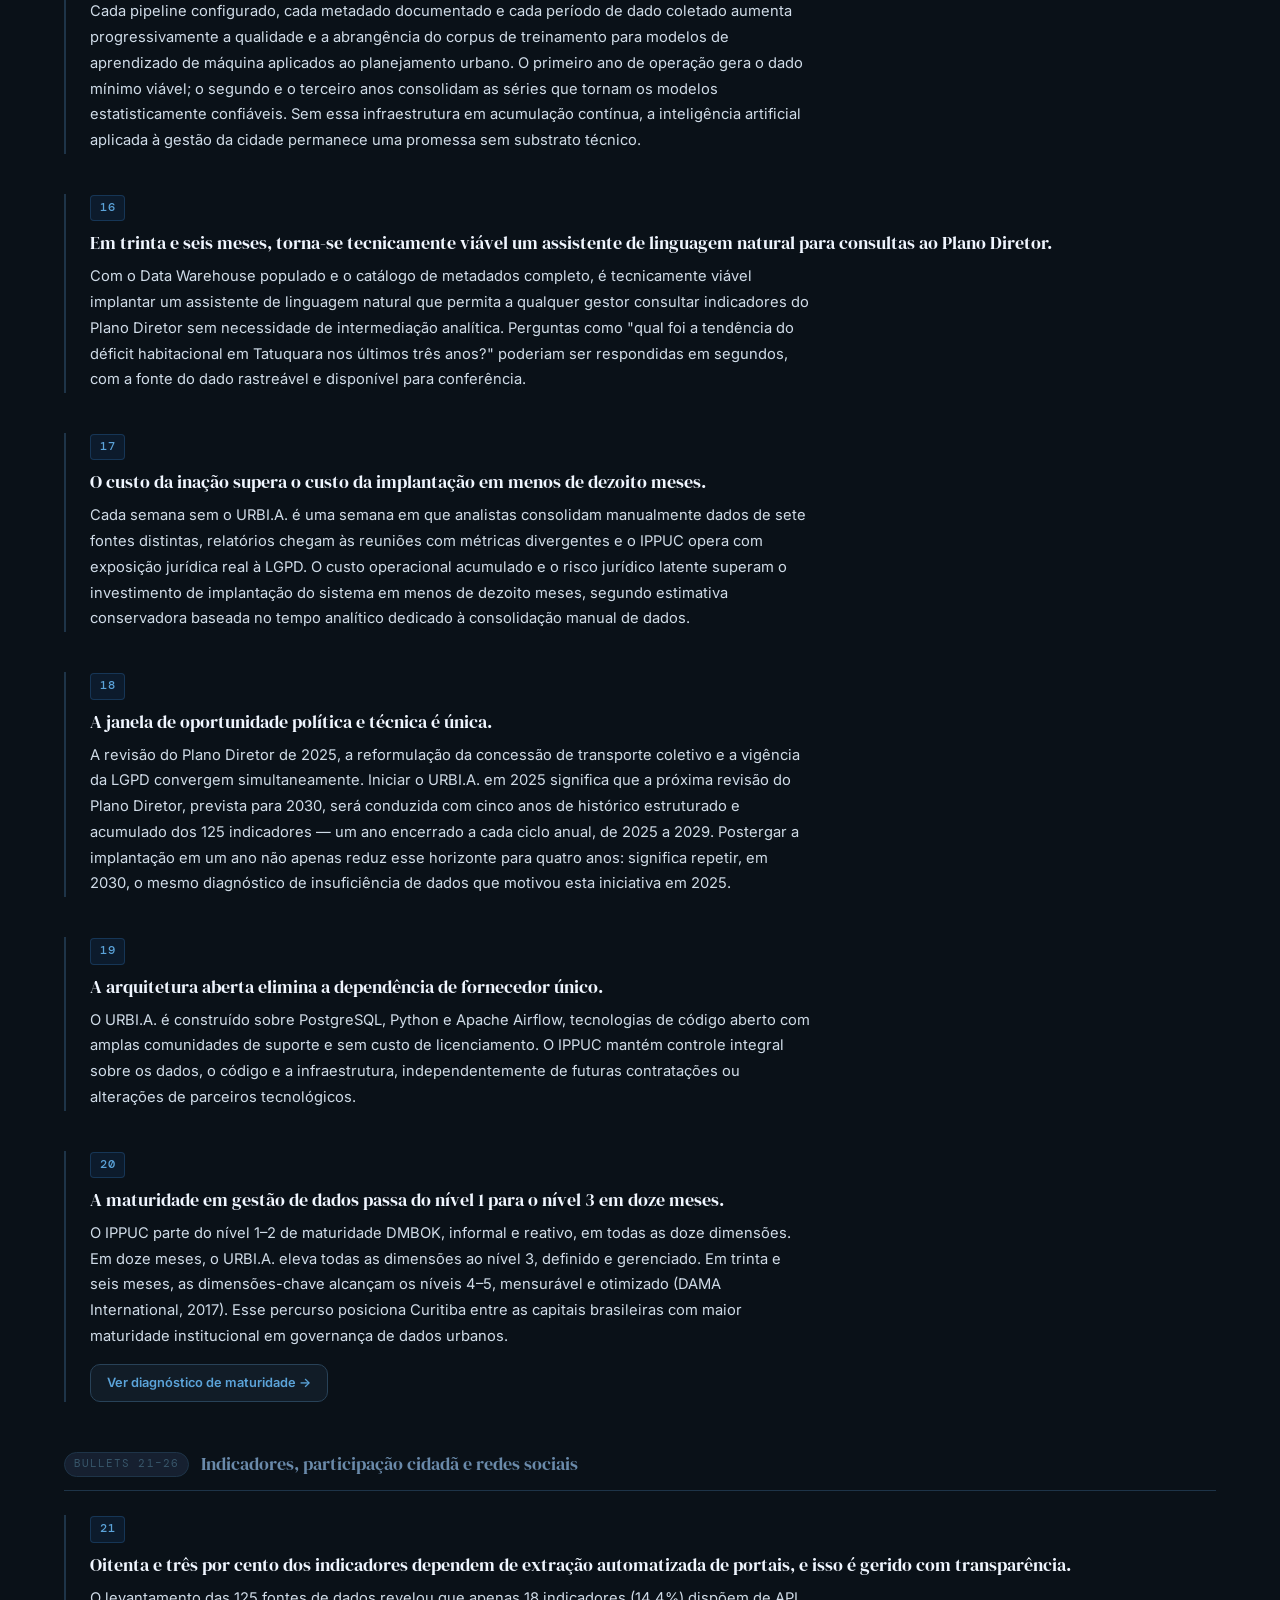
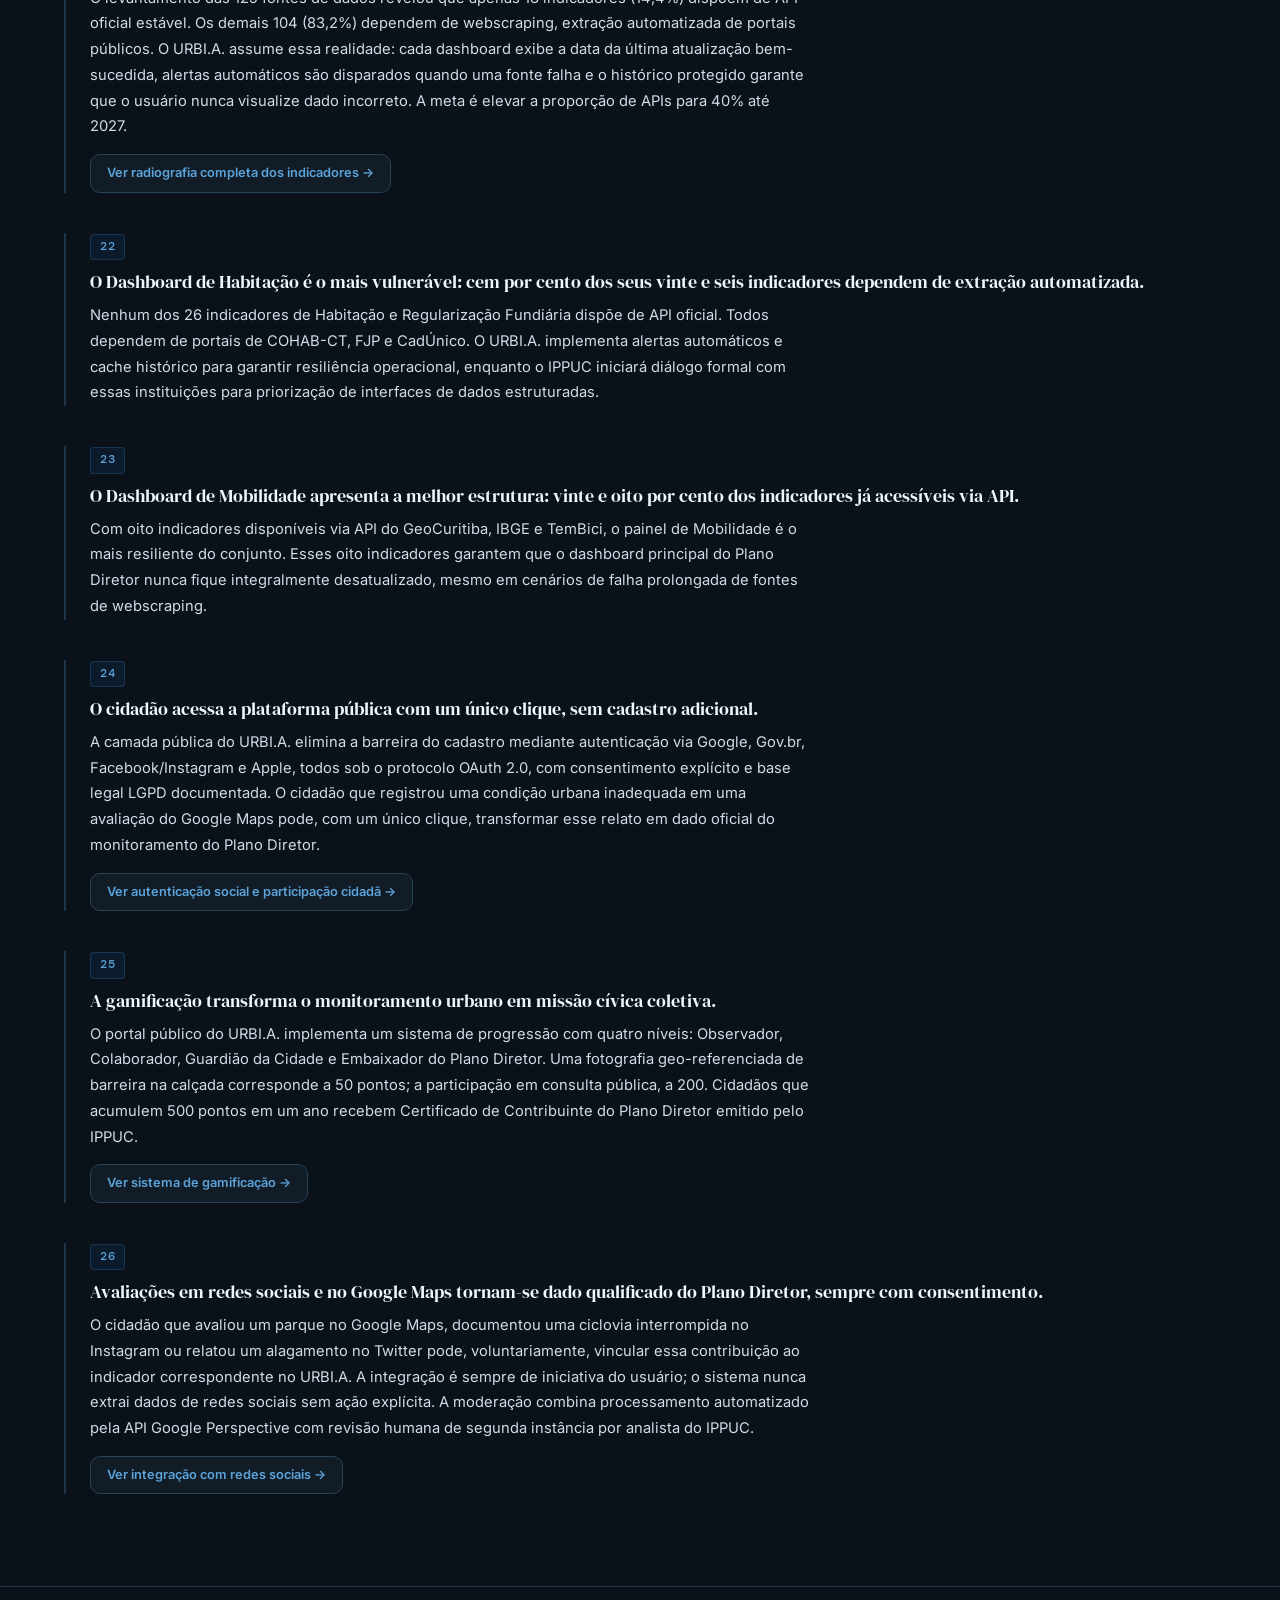
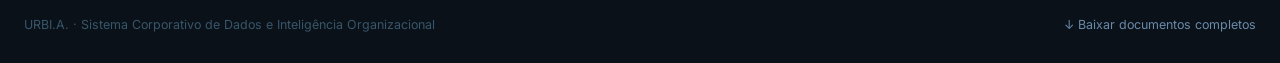
<file: resumo-executivo.html>
<!DOCTYPE html>
<html lang="pt-BR">
<head>
<meta charset="UTF-8">
<meta name="viewport" content="width=device-width, initial-scale=1">
<title>Resumo Executivo — URBI.A. · IPPUC</title>
<link rel="stylesheet" href="style.css">
<style>
.bullet-section {
  border-left: 2px solid var(--line);
  padding-left: 24px;
  margin-bottom: 40px;
  scroll-margin-top: 80px;
}
.bullet-section:target {
  border-left-color: var(--gold);
}
.bullet-section:target .b-num { color: var(--gold-l); background: rgba(200,168,75,.15); border-color: rgba(200,168,75,.4); }
.b-num {
  font-family: var(--f-mono);
  font-size: .72rem;
  font-weight: 500;
  color: var(--blue-xl);
  background: rgba(30,90,158,.15);
  border: 1px solid rgba(46,117,182,.3);
  border-radius: 4px;
  padding: 3px 9px;
  display: inline-block;
  margin-bottom: 10px;
  letter-spacing: .06em;
}
.b-title {
  font-family: var(--f-display);
  font-size: 1.15rem;
  color: var(--white);
  margin-bottom: 10px;
  line-height: 1.25;
}
.b-body {
  font-size: .92rem;
  color: var(--text);
  line-height: 1.75;
  max-width: 720px;
}
.b-tag { margin-left: 8px; }

/* group headers */
.group-header {
  display: flex; align-items: center; gap: 12px;
  margin: 48px 0 24px;
  padding-bottom: 12px;
  border-bottom: 1px solid var(--line);
}
.group-header h3 {
  font-family: var(--f-display);
  font-size: 1.1rem;
  color: var(--text-muted);
  font-weight: 400;
}
.group-header .g-tag {
  font-family: var(--f-mono);
  font-size: .66rem;
  letter-spacing: .1em;
  text-transform: uppercase;
  color: var(--text-dim);
  background: var(--ink3);
  border: 1px solid var(--line);
  padding: 3px 9px;
  border-radius: 20px;
}

.toc {
  background: var(--ink3);
  border: 1px solid var(--line);
  border-radius: var(--r2);
  padding: 20px 24px;
  margin-bottom: 40px;
  columns: 2;
  column-gap: 32px;
}
.toc a {
  display: block;
  font-size: .8rem;
  color: var(--text-muted);
  text-decoration: none;
  padding: 3px 0;
  border-bottom: 1px dotted var(--line);
  break-inside: avoid;
  transition: color .15s;
}
.toc a:hover { color: var(--gold-l); }
.toc a span { font-family: var(--f-mono); font-size: .7rem; color: var(--text-dim); margin-right: 6px; }
@media (max-width:700px) { .toc { columns:1; } }
</style>
</head>
<body>

<nav class="nav">
  <a href="index.html" class="nav-logo">URBI<span>.A.</span><small>IPPUC · Curitiba</small></a>
  <ul class="nav-links">
    <li><a href="index.html">Início</a></li>
    <li><a href="resumo-executivo.html" class="active">Resumo</a></li>
    <li><a href="metodologia.html">Metodologia</a></li>
    <li><a href="implementacao.html">Implementação</a></li>
    <li><a href="indicadores.html">Indicadores</a></li>
    <li><a href="participacao.html">Participação</a></li>
  </ul>
  <a href="downloads.html" class="nav-dl">↓ Downloads</a>
</nav>

<div class="hero">
  <div class="hero-inner">
    <div class="hero-tag">Presidência e Diretorias</div>
    <h1>Resumo <em>Executivo</em></h1>
    <p class="hero-sub">26 proposições que sintetizam os compromissos e entregas do URBI.A. Leitura de 5 a 10 minutos. Cada bullet corresponde a uma decisão verificável no cronograma.</p>
  </div>
</div>

<main class="page">

  <!-- TOC rápido -->
  <div class="toc">
    <a href="#b01"><span>01</span>Primeiro resultado em 15 dias</a>
    <a href="#b02"><span>02</span>12 dimensões DMBOK com entregáveis</a>
    <a href="#b03"><span>03</span>Infraestrutura antes do primeiro relatório</a>
    <a href="#b04"><span>04</span>Dicionário comum — fim da disputa</a>
    <a href="#b05"><span>05</span>12 conectores automáticos</a>
    <a href="#b06"><span>06</span>LGPD como produto</a>
    <a href="#b07"><span>07</span>Catálogo de metadados e IA</a>
    <a href="#b08"><span>08</span>Blueprint arquitetural</a>
    <a href="#b09"><span>09</span>125 regras de validação</a>
    <a href="#b10"><span>10</span>Política de dados vs. trocas de gestão</a>
    <a href="#b11"><span>11</span>Metodologias auditáveis</a>
    <a href="#b12"><span>12</span>MDM — registro único</a>
    <a href="#b13"><span>13</span>DW: histórico cresce 1 ano por ciclo até 2029</a>
    <a href="#b14"><span>14</span>Modelos analíticos ativos — precisão cresce com histórico</a>
    <a href="#b15"><span>15</span>Corpus de treino para IA</a>
    <a href="#b16"><span>16</span>Assistente de linguagem natural</a>
    <a href="#b17"><span>17</span>Custo da inação</a>
    <a href="#b18"><span>18</span>Janela de oportunidade única</a>
    <a href="#b19"><span>19</span>Arquitetura aberta</a>
    <a href="#b20"><span>20</span>Maturidade DMBOK nível 1 → 3</a>
    <a href="#b21"><span>21</span>83% webscraping — gerido com transparência</a>
    <a href="#b22"><span>22</span>Habitação: 100% webscraping</a>
    <a href="#b23"><span>23</span>Mobilidade: 28% via API</a>
    <a href="#b24"><span>24</span>Acesso cidadão com 1 clique</a>
    <a href="#b25"><span>25</span>Gamificação cívica</a>
    <a href="#b26"><span>26</span>Redes sociais como dado qualificado</a>
  </div>

  <!-- GRUPO 1 -->
  <div class="group-header">
    <span class="g-tag">Bullets 1–13</span>
    <h3>Entregas, prazos e ganhos para a gestão</h3>
  </div>

  <div id="b01" class="bullet-section reveal">
    <div class="b-num">01</div>
    <div class="b-title">O primeiro resultado chega em 15 dias, sem espera por sistemas completos.</div>
    <div class="b-body">A metodologia de ciclos quinzenais garante que o Dashboard de Mobilidade, com 22 indicadores integrados de fontes como URBS, GeoCuritiba e DETRAN, esteja operacional na primeira quinzena após o início do projeto. Ao término do quinto mês, sete dashboards cobrem os 125 indicadores dos eixos temáticos do Plano Diretor, compondo a primeira visão integrada e automatizada da cidade disponibilizada pelo IPPUC em tempo real.</div>
    <a href="implementacao.html" class="card" style="display:inline-flex;align-items:center;gap:6px;margin-top:14px;padding:8px 16px;font-size:.8rem;font-weight:600;color:var(--blue-xl);text-decoration:none;border-color:var(--line2)">Ver cronograma de implementação →</a>
  </div>

  <div id="b02" class="bullet-section reveal">
    <div class="b-num">02</div>
    <div class="b-title">Doze dimensões da gestão de dados, cada uma com entregável, prazo e responsável definidos.</div>
    <div class="b-body">São implementadas as doze funções previstas no DAMA-DMBOK (2017): armazenamento, modelagem, integração, segurança, metadados, arquitetura, qualidade, governança, documentação, dados mestre, Data Warehousing/BI e Big Data/Analytics. Nenhuma dimensão é tratada como projeto paralelo ou etapa futura: cada uma tem entregável verificável e data de conclusão no cronograma.</div>
    <a href="metodologia.html" class="card" style="display:inline-flex;align-items:center;gap:6px;margin-top:14px;padding:8px 16px;font-size:.8rem;font-weight:600;color:var(--blue-xl);text-decoration:none;border-color:var(--line2)">Ver fundamentos metodológicos →</a>
  </div>

  <div id="b03" class="bullet-section reveal">
    <div class="b-num">03</div>
    <div class="b-title">A infraestrutura de dados é construída antes do primeiro relatório.</div>
    <div class="b-body">O banco de dados PostgreSQL/PostGIS, com suporte nativo a dados geoespaciais, adequado a uma cidade estruturada em macrozonas e regionais como Curitiba, é configurado na primeira quinzena com cinco pipelines automáticos de ingestão. A dependência de planilhas consolidadas manualmente é eliminada já no primeiro mês.</div>
  </div>

  <div id="b04" class="bullet-section reveal">
    <div class="b-num">04</div>
    <div class="b-title">Um dicionário comum encerra a disputa sobre qual número é o correto.</div>
    <div class="b-body">Na segunda quinzena, é publicado o Dicionário de Dados v1.0, que define oficialmente o significado de cada indicador, a metodologia de cálculo e o responsável pela qualidade. A divergência de métricas entre fontes como COHAB-CT, FJP e CadÚnico, recorrente nas reuniões de gestão, passa a ter uma arbitragem técnica documentada e rastreável.</div>
  </div>

  <div id="b05" class="bullet-section reveal">
    <div class="b-num">05</div>
    <div class="b-title">Doze conectores automáticos substituem semanas de consolidação manual.</div>
    <div class="b-body">Nas terceira e quarta quinzenas, são ativados doze conectores automáticos com IBGE, RAIS, DATASUS, SANEPAR, SESP e demais fontes. Relatórios que hoje exigem semanas de trabalho analítico são gerados automaticamente, com rastreabilidade completa da origem de cada dado, denominada data lineage pelos especialistas em governança de dados (DAMA International, 2017).</div>
  </div>

  <div id="b06" class="bullet-section reveal">
    <div class="b-num">06</div>
    <div class="b-title">A conformidade com a LGPD é entregue como produto, não declarada como intenção.</div>
    <div class="b-body">Nas quinta e sexta quinzenas, a política de segurança é aprovada, o controle de acesso por perfis é configurado e os microdados sensíveis do CadÚnico são anonimizados mediante técnica de k-anonimato. O IPPUC deixa a zona de risco jurídico em que dados pessoais são tratados sem base legal documentada, situação que contraria o disposto no art. 7.º da Lei n.º 13.709/2018.</div>
    <div class="callout" style="margin-top:14px">
      <strong>Passivo jurídico atual</strong>
      <p>Dados do CadÚnico e do DATASUS são utilizados em análises sem base legal documentada para todos os fluxos. A ausência de controle de acesso e registro de auditoria expõe o IPPUC a notificações da ANPD.</p>
    </div>
  </div>

  <div id="b07" class="bullet-section reveal">
    <div class="b-num">07</div>
    <div class="b-title">Sem catálogo de metadados, a inteligência artificial não opera com precisão.</div>
    <div class="b-body">Nas sétima e oitava quinzenas, é concluído o catálogo de metadados com os 125 indicadores do Plano Diretor, cada um descrito em suas dimensões semântica, técnica e operacional. Conforme demonstrado por Aiken e Gorman (2013), a qualidade dos metadados é o fator que mais impacta a precisão de modelos de aprendizado de máquina aplicados a dados públicos. Sem catálogo, qualquer iniciativa de inteligência artificial sobre esses dados produzirá resultados imprecisos.</div>
  </div>

  <div id="b08" class="bullet-section reveal">
    <div class="b-num">08</div>
    <div class="b-title">O blueprint arquitetural protege o investimento de decisões técnicas fragmentadas.</div>
    <div class="b-body">Na nona quinzena, é aprovado o diagrama de arquitetura definitivo do URBI.A., documentando a cadeia completa desde a ingestão bruta no Data Lake até os painéis executivos de BI. Qualquer evolução futura do sistema, independentemente da gestão que a realize, deverá ser incremental e compatível com a arquitetura aprovada, evitando o desperdício que acompanha reconstruções do zero.</div>
  </div>

  <div id="b09" class="bullet-section reveal">
    <div class="b-num">09</div>
    <div class="b-title">Cento e vinte e cinco regras de validação automatizadas encerram a inconsistência entre fontes.</div>
    <div class="b-body">Nas décima e décima-primeira quinzenas, são implantadas 125 regras de validação automática, uma para cada indicador do Plano Diretor. Um relatório mensal de qualidade é publicado para todas as áreas produtoras, tornando rastreáveis os problemas de dado em cada fonte e atribuindo responsabilidade técnica por sua resolução.</div>
  </div>

  <div id="b10" class="bullet-section reveal">
    <div class="b-num">10</div>
    <div class="b-title">A política de dados protege o projeto de trocas de gestão política.</div>
    <div class="b-body">Nas décima-segunda e décima-terceira quinzenas, o Comitê de Governança de Dados é formalmente constituído e a Política de Dados é assinada pela Direção. Os dados do Plano Diretor deixam de ser propriedade informal de uma administração e passam a ser patrimônio institucional do IPPUC, com regras de uso, acesso e atualização documentadas e vinculantes.</div>
  </div>

  <div id="b11" class="bullet-section reveal">
    <div class="b-num">11</div>
    <div class="b-title">Cento e vinte e cinco metodologias de indicadores são publicadas e auditáveis por qualquer cidadão.</div>
    <div class="b-body">Na décima-quarta quinzena, o Portal de Documentação do URBI.A. é lançado com todas as metodologias de cálculo dos indicadores disponíveis publicamente. Qualquer cidadão, vereador, pesquisador ou auditor pode verificar como cada número foi produzido, atendendo ao princípio de transparência ativa previsto na Lei de Acesso à Informação (Lei n.º 12.527/2011).</div>
  </div>

  <div id="b12" class="bullet-section reveal">
    <div class="b-num">12</div>
    <div class="b-title">O registro único de macrozonas elimina versões divergentes de dados geoespaciais.</div>
    <div class="b-body">Nas décima-quinta e décima-sexta quinzenas, é implantado o MDM (Master Data Management). Macrozonas, fontes de dados e classificações territoriais são sincronizadas em todos os sistemas do IPPUC, eliminando a situação recorrente em que diferentes documentos apresentam recortes territoriais incompatíveis entre si.</div>
  </div>

  <div id="b13" class="bullet-section reveal">
    <div class="b-num">13</div>
    <div class="b-title">O Data Warehouse inicia com o primeiro ano de dados e aprofunda o histórico a cada ciclo anual até 2029.</div>
    <div class="b-body">Nas décima-sétima e décima-oitava quinzenas, o Data Warehouse entra em operação com o primeiro ano de histórico estruturado dos 125 indicadores. O Painel Executivo do Plano Diretor é apresentado à Direção do IPPUC com os primeiros comparativos temporais e análises de tendência. O histórico aprofunda-se progressivamente: dois anos ao final de 2026, três ao final de 2027 e cinco ao final de 2029 — horizonte que coincide com o período de preparação para a próxima revisão do Plano Diretor. Pela primeira vez, essa revisão poderá ser conduzida sobre dados estruturados, auditáveis e acumulados ao longo de todo o ciclo, em vez de estimativas pontuais.</div>
  </div>

  <!-- GRUPO 2 -->
  <div class="group-header">
    <span class="g-tag">Bullets 14–20</span>
    <h3>Inteligência artificial, retorno e proteção do investimento</h3>
  </div>

  <div style="margin:0 0 32px 24px;padding:14px 18px;background:rgba(30,90,158,.08);border-left:3px solid var(--blue-l);border-radius:0 6px 6px 0">
    <div style="font-size:.72rem;font-weight:700;text-transform:uppercase;letter-spacing:.08em;color:var(--blue-xl);margin-bottom:6px">Nota metodológica — acumulação progressiva do histórico</div>
    <div style="font-size:.86rem;color:var(--text);line-height:1.65">Os dashboards entram em operação com os dados coletados durante o primeiro ano de implantação (2025). O histórico cresce um ano por ciclo: <strong style="color:var(--white)">2 anos ao final de 2026 · 3 anos ao final de 2027 · 5 anos ao final de 2029</strong>. Fontes que disponibilizam dados retroativos podem ser retroalimentadas no sistema durante a implantação, ampliando o horizonte inicial desde o primeiro dia de operação.</div>
  </div>

  <div id="b14" class="bullet-section reveal">
    <div class="b-num">14</div>
    <div class="b-title">Modelos analíticos são ativados na décima-nona quinzena — o poder preditivo cresce com o histórico acumulado.</div>
    <div class="b-body">Na décima-nona quinzena, os primeiros modelos analíticos são ativados com base no primeiro ano de dados coletados pelo sistema. Com esse horizonte inicial, já é possível identificar padrões de comportamento por macrozona e produzir projeções de curto prazo. O poder preditivo dos modelos cresce proporcionalmente ao aprofundamento do histórico: com dois anos de dados, em 2026, tornam-se viáveis modelos de regressão mais precisos; com três anos, em 2027, modelos de clustering de vulnerabilidade e simulação de impacto de políticas públicas operam com confiabilidade estatística. A distinção entre reatividade e antecipação, central na literatura de planejamento urbano baseado em dados (Batty, 2013), torna-se operacionalmente alcançável já no primeiro ciclo e se consolida progressivamente.</div>
    <a href="implementacao.html" class="card" style="display:inline-flex;align-items:center;gap:6px;margin-top:14px;padding:8px 16px;font-size:.8rem;font-weight:600;color:var(--blue-xl);text-decoration:none;border-color:var(--line2)">Ver Painel de Implementação (Q19) →</a>
  </div>

  <div id="b15" class="bullet-section reveal">
    <div class="b-num">15</div>
    <div class="b-title">A infraestrutura construída hoje constitui o corpus de treinamento da inteligência artificial de amanhã.</div>
    <div class="b-body">Cada pipeline configurado, cada metadado documentado e cada período de dado coletado aumenta progressivamente a qualidade e a abrangência do corpus de treinamento para modelos de aprendizado de máquina aplicados ao planejamento urbano. O primeiro ano de operação gera o dado mínimo viável; o segundo e o terceiro anos consolidam as séries que tornam os modelos estatisticamente confiáveis. Sem essa infraestrutura em acumulação contínua, a inteligência artificial aplicada à gestão da cidade permanece uma promessa sem substrato técnico.</div>
  </div>

  <div id="b16" class="bullet-section reveal">
    <div class="b-num">16</div>
    <div class="b-title">Em trinta e seis meses, torna-se tecnicamente viável um assistente de linguagem natural para consultas ao Plano Diretor.</div>
    <div class="b-body">Com o Data Warehouse populado e o catálogo de metadados completo, é tecnicamente viável implantar um assistente de linguagem natural que permita a qualquer gestor consultar indicadores do Plano Diretor sem necessidade de intermediação analítica. Perguntas como "qual foi a tendência do déficit habitacional em Tatuquara nos últimos três anos?" poderiam ser respondidas em segundos, com a fonte do dado rastreável e disponível para conferência.</div>
  </div>

  <div id="b17" class="bullet-section reveal">
    <div class="b-num">17</div>
    <div class="b-title">O custo da inação supera o custo da implantação em menos de dezoito meses.</div>
    <div class="b-body">Cada semana sem o URBI.A. é uma semana em que analistas consolidam manualmente dados de sete fontes distintas, relatórios chegam às reuniões com métricas divergentes e o IPPUC opera com exposição jurídica real à LGPD. O custo operacional acumulado e o risco jurídico latente superam o investimento de implantação do sistema em menos de dezoito meses, segundo estimativa conservadora baseada no tempo analítico dedicado à consolidação manual de dados.</div>
  </div>

  <div id="b18" class="bullet-section reveal">
    <div class="b-num">18</div>
    <div class="b-title">A janela de oportunidade política e técnica é única.</div>
    <div class="b-body">A revisão do Plano Diretor de 2025, a reformulação da concessão de transporte coletivo e a vigência da LGPD convergem simultaneamente. Iniciar o URBI.A. em 2025 significa que a próxima revisão do Plano Diretor, prevista para 2030, será conduzida com cinco anos de histórico estruturado e acumulado dos 125 indicadores — um ano encerrado a cada ciclo anual, de 2025 a 2029. Postergar a implantação em um ano não apenas reduz esse horizonte para quatro anos: significa repetir, em 2030, o mesmo diagnóstico de insuficiência de dados que motivou esta iniciativa em 2025.</div>
  </div>

  <div id="b19" class="bullet-section reveal">
    <div class="b-num">19</div>
    <div class="b-title">A arquitetura aberta elimina a dependência de fornecedor único.</div>
    <div class="b-body">O URBI.A. é construído sobre PostgreSQL, Python e Apache Airflow, tecnologias de código aberto com amplas comunidades de suporte e sem custo de licenciamento. O IPPUC mantém controle integral sobre os dados, o código e a infraestrutura, independentemente de futuras contratações ou alterações de parceiros tecnológicos.</div>
  </div>

  <div id="b20" class="bullet-section reveal">
    <div class="b-num">20</div>
    <div class="b-title">A maturidade em gestão de dados passa do nível 1 para o nível 3 em doze meses.</div>
    <div class="b-body">O IPPUC parte do nível 1–2 de maturidade DMBOK, informal e reativo, em todas as doze dimensões. Em doze meses, o URBI.A. eleva todas as dimensões ao nível 3, definido e gerenciado. Em trinta e seis meses, as dimensões-chave alcançam os níveis 4–5, mensurável e otimizado (DAMA International, 2017). Esse percurso posiciona Curitiba entre as capitais brasileiras com maior maturidade institucional em governança de dados urbanos.</div>
    <a href="diagnostico.html" class="card" style="display:inline-flex;align-items:center;gap:6px;margin-top:14px;padding:8px 16px;font-size:.8rem;font-weight:600;color:var(--blue-xl);text-decoration:none;border-color:var(--line2)">Ver diagnóstico de maturidade →</a>
  </div>

  <!-- GRUPO 3 -->
  <div class="group-header">
    <span class="g-tag">Bullets 21–26</span>
    <h3>Indicadores, participação cidadã e redes sociais</h3>
  </div>

  <div id="b21" class="bullet-section reveal">
    <div class="b-num">21</div>
    <div class="b-title">Oitenta e três por cento dos indicadores dependem de extração automatizada de portais, e isso é gerido com transparência.</div>
    <div class="b-body">O levantamento das 125 fontes de dados revelou que apenas 18 indicadores (14,4%) dispõem de API oficial estável. Os demais 104 (83,2%) dependem de webscraping, extração automatizada de portais públicos. O URBI.A. assume essa realidade: cada dashboard exibe a data da última atualização bem-sucedida, alertas automáticos são disparados quando uma fonte falha e o histórico protegido garante que o usuário nunca visualize dado incorreto. A meta é elevar a proporção de APIs para 40% até 2027.</div>
    <a href="indicadores.html" class="card" style="display:inline-flex;align-items:center;gap:6px;margin-top:14px;padding:8px 16px;font-size:.8rem;font-weight:600;color:var(--blue-xl);text-decoration:none;border-color:var(--line2)">Ver radiografia completa dos indicadores →</a>
  </div>

  <div id="b22" class="bullet-section reveal">
    <div class="b-num">22</div>
    <div class="b-title">O Dashboard de Habitação é o mais vulnerável: cem por cento dos seus vinte e seis indicadores dependem de extração automatizada.</div>
    <div class="b-body">Nenhum dos 26 indicadores de Habitação e Regularização Fundiária dispõe de API oficial. Todos dependem de portais de COHAB-CT, FJP e CadÚnico. O URBI.A. implementa alertas automáticos e cache histórico para garantir resiliência operacional, enquanto o IPPUC iniciará diálogo formal com essas instituições para priorização de interfaces de dados estruturadas.</div>
  </div>

  <div id="b23" class="bullet-section reveal">
    <div class="b-num">23</div>
    <div class="b-title">O Dashboard de Mobilidade apresenta a melhor estrutura: vinte e oito por cento dos indicadores já acessíveis via API.</div>
    <div class="b-body">Com oito indicadores disponíveis via API do GeoCuritiba, IBGE e TemBici, o painel de Mobilidade é o mais resiliente do conjunto. Esses oito indicadores garantem que o dashboard principal do Plano Diretor nunca fique integralmente desatualizado, mesmo em cenários de falha prolongada de fontes de webscraping.</div>
  </div>

  <div id="b24" class="bullet-section reveal">
    <div class="b-num">24</div>
    <div class="b-title">O cidadão acessa a plataforma pública com um único clique, sem cadastro adicional.</div>
    <div class="b-body">A camada pública do URBI.A. elimina a barreira do cadastro mediante autenticação via Google, Gov.br, Facebook/Instagram e Apple, todos sob o protocolo OAuth 2.0, com consentimento explícito e base legal LGPD documentada. O cidadão que registrou uma condição urbana inadequada em uma avaliação do Google Maps pode, com um único clique, transformar esse relato em dado oficial do monitoramento do Plano Diretor.</div>
    <a href="participacao.html#login" class="card" style="display:inline-flex;align-items:center;gap:6px;margin-top:14px;padding:8px 16px;font-size:.8rem;font-weight:600;color:var(--blue-xl);text-decoration:none;border-color:var(--line2)">Ver autenticação social e participação cidadã →</a>
  </div>

  <div id="b25" class="bullet-section reveal">
    <div class="b-num">25</div>
    <div class="b-title">A gamificação transforma o monitoramento urbano em missão cívica coletiva.</div>
    <div class="b-body">O portal público do URBI.A. implementa um sistema de progressão com quatro níveis: Observador, Colaborador, Guardião da Cidade e Embaixador do Plano Diretor. Uma fotografia geo-referenciada de barreira na calçada corresponde a 50 pontos; a participação em consulta pública, a 200. Cidadãos que acumulem 500 pontos em um ano recebem Certificado de Contribuinte do Plano Diretor emitido pelo IPPUC.</div>
    <a href="participacao.html#gamificacao" class="card" style="display:inline-flex;align-items:center;gap:6px;margin-top:14px;padding:8px 16px;font-size:.8rem;font-weight:600;color:var(--blue-xl);text-decoration:none;border-color:var(--line2)">Ver sistema de gamificação →</a>
  </div>

  <div id="b26" class="bullet-section reveal">
    <div class="b-num">26</div>
    <div class="b-title">Avaliações em redes sociais e no Google Maps tornam-se dado qualificado do Plano Diretor, sempre com consentimento.</div>
    <div class="b-body">O cidadão que avaliou um parque no Google Maps, documentou uma ciclovia interrompida no Instagram ou relatou um alagamento no Twitter pode, voluntariamente, vincular essa contribuição ao indicador correspondente no URBI.A. A integração é sempre de iniciativa do usuário; o sistema nunca extrai dados de redes sociais sem ação explícita. A moderação combina processamento automatizado pela API Google Perspective com revisão humana de segunda instância por analista do IPPUC.</div>
    <a href="participacao.html#redes" class="card" style="display:inline-flex;align-items:center;gap:6px;margin-top:14px;padding:8px 16px;font-size:.8rem;font-weight:600;color:var(--blue-xl);text-decoration:none;border-color:var(--line2)">Ver integração com redes sociais →</a>
  </div>

</main>

<footer class="footer">
  <span>URBI.A. · Sistema Corporativo de Dados e Inteligência Organizacional</span>
  <a href="downloads.html">↓ Baixar documentos completos</a>
</footer>

<script src="shared.js"></script>
</body>
</html>
</file>
<file: style.css>
/* ═══════════════════════════════════════════════════
   URBI.A. — Shared Design System
   Curitiba · IPPUC · 2025
   Aesthetic: Urban Intelligence / Dark Blueprint
═══════════════════════════════════════════════════ */

@import url('https://fonts.googleapis.com/css2?family=DM+Serif+Display:ital@0;1&family=DM+Mono:wght@400;500&family=Inter:wght@300;400;500;600&display=swap');

:root {
  --ink:        #0a1118;
  --ink2:       #111c27;
  --ink3:       #162030;
  --line:       #1e3448;
  --line2:      #284258;
  --blue:       #1e5a9e;
  --blue-l:     #2e75b6;
  --blue-xl:    #5ba3d9;
  --gold:       #c8a84b;
  --gold-l:     #e0c97a;
  --text:       #d0dce8;
  --text-muted: #6a8aaa;
  --text-dim:   #38566a;
  --white:      #f0f6ff;
  --green:      #2a7a52;
  --green-l:    #3db876;
  --red:        #8a2a2a;
  --amber:      #c8762a;

  --r:          6px;
  --r2:         10px;
  --gap:        clamp(12px, 2vw, 24px);
  --page-max:   1200px;

  --f-display:  'DM Serif Display', Georgia, serif;
  --f-body:     'Inter', system-ui, sans-serif;
  --f-mono:     'DM Mono', 'Fira Code', monospace;
}

*, *::before, *::after { box-sizing: border-box; margin: 0; padding: 0; }

html { scroll-behavior: smooth; }

body {
  font-family: var(--f-body);
  background: var(--ink);
  color: var(--text);
  min-height: 100vh;
  font-size: 15px;
  line-height: 1.6;
  -webkit-font-smoothing: antialiased;
}

/* ── NAV ── */
.nav {
  position: sticky; top: 0; z-index: 100;
  background: rgba(10,17,24,.92);
  backdrop-filter: blur(16px);
  border-bottom: 1px solid var(--line);
  padding: 0 var(--gap);
  display: flex; align-items: stretch; justify-content: space-between;
  height: 54px;
}
.nav-logo {
  display: flex; align-items: center; gap: 10px;
  text-decoration: none;
  font-family: var(--f-display);
  font-size: 1.25rem;
  color: var(--white);
  letter-spacing: .02em;
}
.nav-logo span { color: var(--gold); }
.nav-logo small {
  font-family: var(--f-body);
  font-size: .65rem;
  color: var(--text-muted);
  font-weight: 400;
  letter-spacing: .08em;
  text-transform: uppercase;
  margin-left: 4px;
  align-self: flex-end;
  padding-bottom: 2px;
}
.nav-links {
  display: flex; align-items: stretch; gap: 0;
  list-style: none;
}
.nav-links a {
  display: flex; align-items: center;
  padding: 0 14px;
  font-size: .78rem;
  font-weight: 500;
  letter-spacing: .04em;
  text-transform: uppercase;
  color: var(--text-muted);
  text-decoration: none;
  border-bottom: 2px solid transparent;
  transition: color .2s, border-color .2s;
}
.nav-links a:hover, .nav-links a.active {
  color: var(--white);
  border-bottom-color: var(--gold);
}
.nav-dl {
  display: flex; align-items: center;
  padding: 0 16px;
  font-size: .75rem;
  font-weight: 600;
  letter-spacing: .06em;
  text-transform: uppercase;
  color: var(--gold);
  text-decoration: none;
  border: 1px solid var(--gold);
  border-radius: var(--r);
  margin: 10px 0;
  transition: background .2s, color .2s;
}
.nav-dl:hover { background: var(--gold); color: var(--ink); }

/* ── PAGE WRAPPER ── */
.page {
  max-width: var(--page-max);
  margin: 0 auto;
  padding: clamp(24px, 4vw, 56px) var(--gap);
}

/* ── HERO ── */
.hero {
  padding: clamp(40px, 6vw, 80px) var(--gap) clamp(32px, 5vw, 64px);
  border-bottom: 1px solid var(--line);
  position: relative;
  overflow: hidden;
}
.hero::before {
  content: '';
  position: absolute; inset: 0;
  background:
    radial-gradient(ellipse 60% 50% at 80% 50%, rgba(30,90,158,.18) 0%, transparent 70%),
    radial-gradient(ellipse 40% 60% at 10% 80%, rgba(200,168,75,.06) 0%, transparent 60%);
  pointer-events: none;
}
.hero-inner { max-width: var(--page-max); margin: 0 auto; position: relative; }
.hero-tag {
  font-family: var(--f-mono);
  font-size: .7rem;
  letter-spacing: .14em;
  text-transform: uppercase;
  color: var(--gold);
  margin-bottom: 14px;
  display: flex; align-items: center; gap: 8px;
}
.hero-tag::before {
  content: '';
  display: inline-block;
  width: 24px; height: 1px;
  background: var(--gold);
}
.hero h1 {
  font-family: var(--f-display);
  font-size: clamp(2rem, 5vw, 3.4rem);
  font-weight: 400;
  color: var(--white);
  line-height: 1.12;
  letter-spacing: -.01em;
  margin-bottom: 16px;
}
.hero h1 em {
  font-style: italic;
  color: var(--gold-l);
}
.hero-sub {
  font-size: clamp(.9rem, 1.5vw, 1.05rem);
  color: var(--text-muted);
  max-width: 620px;
  line-height: 1.65;
}

/* ── SECTION HEADINGS ── */
.sec-label {
  font-family: var(--f-mono);
  font-size: .68rem;
  letter-spacing: .14em;
  text-transform: uppercase;
  color: var(--gold);
  margin-bottom: 8px;
}
h2.sec-title {
  font-family: var(--f-display);
  font-size: clamp(1.4rem, 3vw, 2rem);
  font-weight: 400;
  color: var(--white);
  line-height: 1.2;
  margin-bottom: 14px;
}
h3.sub-title {
  font-size: 1rem;
  font-weight: 600;
  color: var(--blue-xl);
  margin-bottom: 8px;
}

/* ── PROSE ── */
.prose p {
  color: var(--text);
  line-height: 1.75;
  margin-bottom: 1.1em;
  font-size: .97rem;
}
.prose p:last-child { margin-bottom: 0; }

/* ── CARDS ── */
.card {
  background: var(--ink2);
  border: 1px solid var(--line);
  border-radius: var(--r2);
  padding: 24px;
  transition: border-color .2s, transform .2s;
}
.card:hover { border-color: var(--line2); transform: translateY(-2px); }
.card.accent { border-color: var(--blue); }
.card-icon {
  width: 40px; height: 40px;
  background: rgba(30,90,158,.2);
  border-radius: var(--r);
  display: flex; align-items: center; justify-content: center;
  font-size: 1.1rem;
  margin-bottom: 14px;
}
.card h3 {
  font-size: .95rem;
  font-weight: 600;
  color: var(--white);
  margin-bottom: 6px;
}
.card p {
  font-size: .85rem;
  color: var(--text-muted);
  line-height: 1.55;
}
.card a.card-link {
  display: inline-flex; align-items: center; gap: 5px;
  margin-top: 14px;
  font-size: .8rem;
  font-weight: 600;
  letter-spacing: .04em;
  text-transform: uppercase;
  color: var(--blue-xl);
  text-decoration: none;
  transition: color .2s;
}
.card a.card-link:hover { color: var(--gold-l); }
.card a.card-link::after { content: '→'; }

/* ── GRID LAYOUTS ── */
.g2  { display: grid; grid-template-columns: repeat(2,1fr); gap: var(--gap); }
.g3  { display: grid; grid-template-columns: repeat(3,1fr); gap: var(--gap); }
.g4  { display: grid; grid-template-columns: repeat(4,1fr); gap: var(--gap); }
@media (max-width: 900px) { .g4 { grid-template-columns: repeat(2,1fr); } }
@media (max-width: 700px) { .g2,.g3,.g4 { grid-template-columns: 1fr; } }

/* ── CALLOUT BOX ── */
.callout {
  border-left: 3px solid var(--blue-l);
  background: rgba(30,90,158,.1);
  border-radius: 0 var(--r) var(--r) 0;
  padding: 18px 22px;
  margin: 24px 0;
}
.callout.gold { border-left-color: var(--gold); background: rgba(200,168,75,.08); }
.callout.green { border-left-color: var(--green-l); background: rgba(61,184,118,.07); }
.callout strong {
  display: block;
  font-size: .78rem;
  letter-spacing: .08em;
  text-transform: uppercase;
  color: var(--blue-xl);
  margin-bottom: 6px;
}
.callout.gold strong { color: var(--gold-l); }
.callout.green strong { color: var(--green-l); }
.callout p { font-size: .9rem; color: var(--text); line-height: 1.65; }

/* ── TABLE ── */
.tbl-wrap { overflow-x: auto; margin: 16px 0; }
table {
  width: 100%;
  border-collapse: collapse;
  font-size: .85rem;
}
th {
  background: var(--blue);
  color: #fff;
  padding: 10px 14px;
  text-align: left;
  font-weight: 600;
  font-size: .78rem;
  letter-spacing: .04em;
}
td {
  padding: 9px 14px;
  border-bottom: 1px solid var(--line);
  color: var(--text);
  line-height: 1.5;
  vertical-align: top;
}
tr:nth-child(even) td { background: rgba(255,255,255,.02); }
tr:hover td { background: rgba(30,90,158,.07); }

/* ── TAG / BADGE ── */
.tag {
  display: inline-block;
  padding: 3px 9px;
  border-radius: 20px;
  font-size: .72rem;
  font-weight: 600;
  letter-spacing: .04em;
}
.tag-blue { background: rgba(30,90,158,.25); color: var(--blue-xl); border: 1px solid rgba(46,117,182,.4); }
.tag-gold { background: rgba(200,168,75,.18); color: var(--gold-l); border: 1px solid rgba(200,168,75,.35); }
.tag-green { background: rgba(42,122,82,.25); color: var(--green-l); border: 1px solid rgba(61,184,118,.35); }
.tag-red { background: rgba(138,42,42,.25); color: #e87070; border: 1px solid rgba(200,80,80,.35); }
.tag-amber { background: rgba(200,118,42,.2); color: #e8a060; border: 1px solid rgba(200,118,42,.35); }

/* ── DIVIDER ── */
.div { height: 1px; background: var(--line); margin: 40px 0; }

/* ── STAT ── */
.stat-block { padding: 20px; background: var(--ink3); border-radius: var(--r); border: 1px solid var(--line); }
.stat-num {
  font-family: var(--f-display);
  font-size: 2.4rem;
  color: var(--white);
  line-height: 1;
  margin-bottom: 4px;
}
.stat-num.accent { color: var(--gold-l); }
.stat-label { font-size: .8rem; color: var(--text-muted); line-height: 1.4; }

/* ── PROGRESS BAR ── */
.prog-row { display: flex; align-items: center; gap: 10px; margin-bottom: 8px; }
.prog-label { font-size: .8rem; color: var(--text-muted); width: 100px; flex-shrink: 0; text-align: right; }
.prog-track { flex: 1; height: 6px; background: rgba(255,255,255,.06); border-radius: 3px; overflow: hidden; }
.prog-fill { height: 100%; border-radius: 3px; transition: width .8s cubic-bezier(.4,0,.2,1); }
.prog-val { font-size: .78rem; font-weight: 600; width: 36px; }

/* ── FOOTER ── */
.footer {
  border-top: 1px solid var(--line);
  padding: 28px var(--gap);
  display: flex; align-items: center; justify-content: space-between; flex-wrap: wrap; gap: 12px;
  font-size: .78rem;
  color: var(--text-dim);
}
.footer a { color: var(--text-muted); text-decoration: none; }
.footer a:hover { color: var(--gold-l); }

/* ── SCROLL ANIMATION ── */
.reveal {
  opacity: 0;
  transform: translateY(16px);
  transition: opacity .5s ease, transform .5s ease;
}
.reveal.visible { opacity: 1; transform: none; }

@keyframes fadeIn { from { opacity:0; transform:translateY(8px); } to { opacity:1; transform:none; } }
.fade-in { animation: fadeIn .5s ease both; }
</file>
